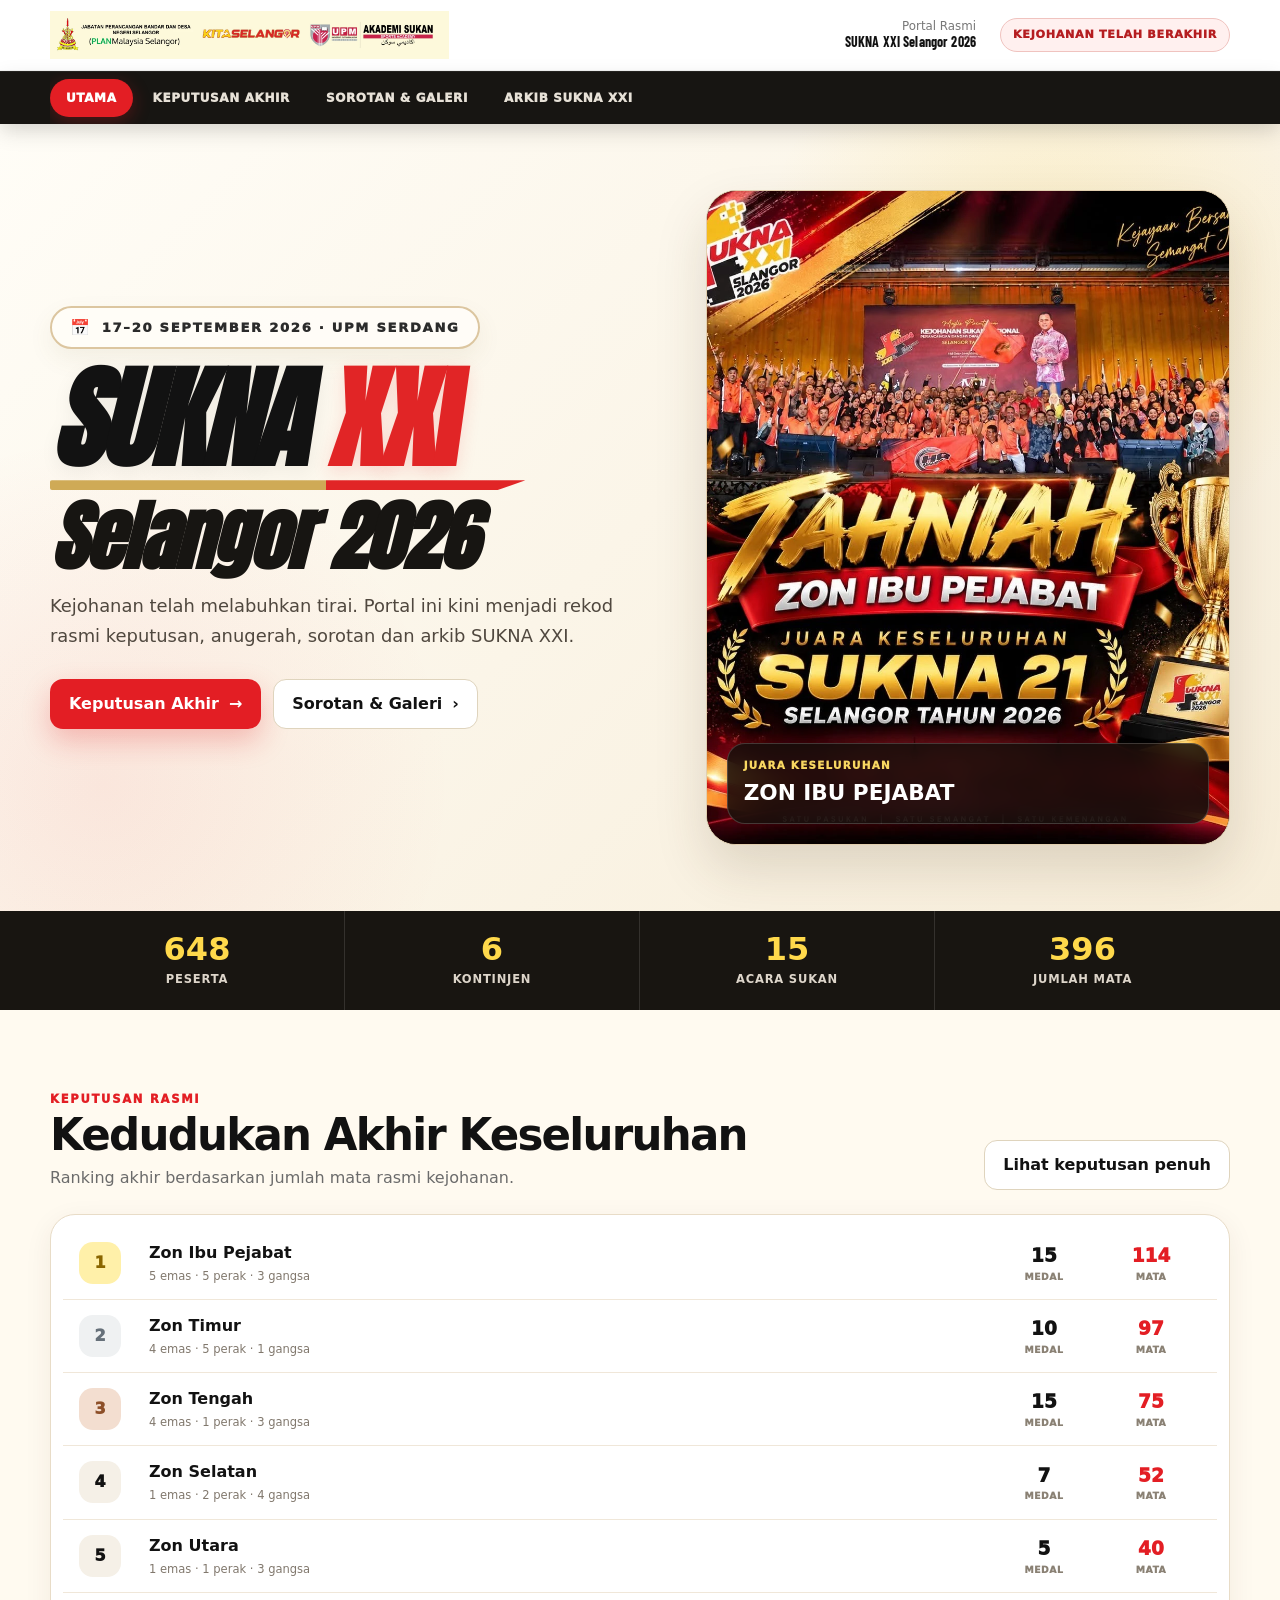
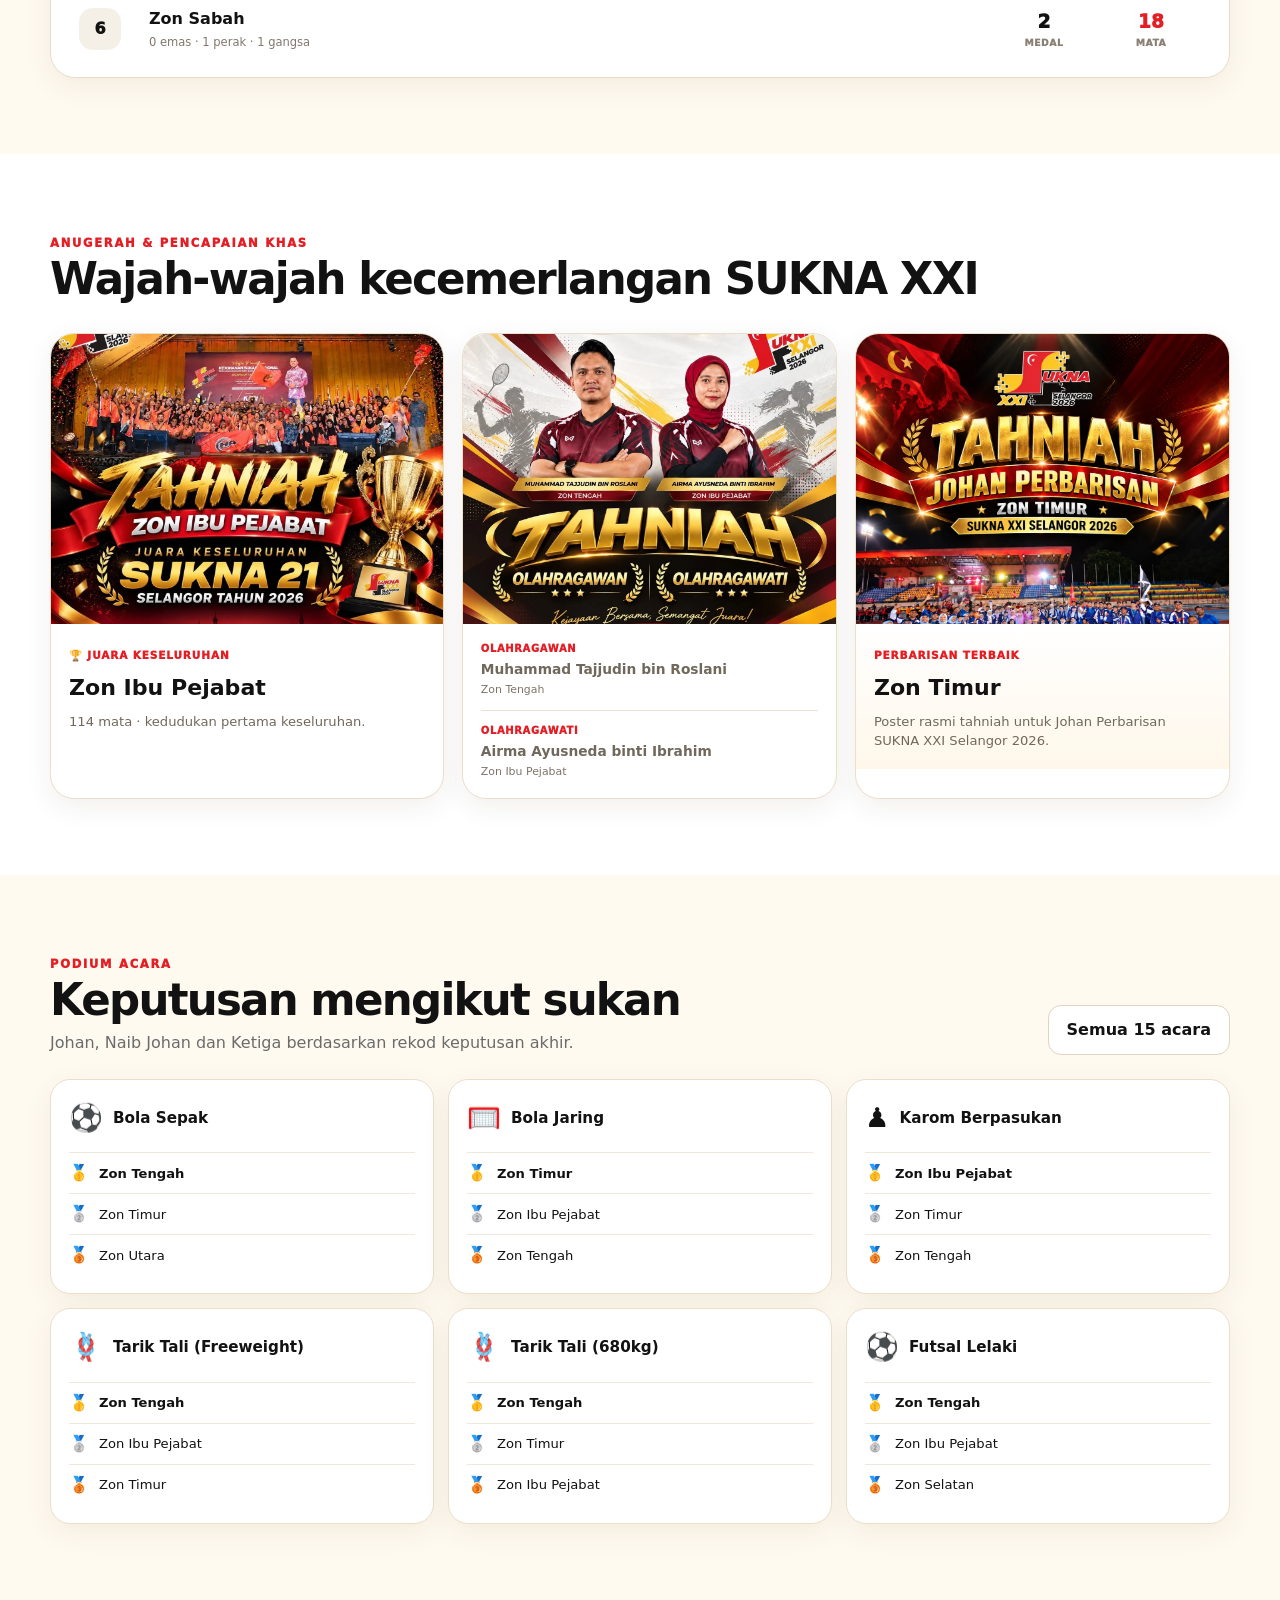
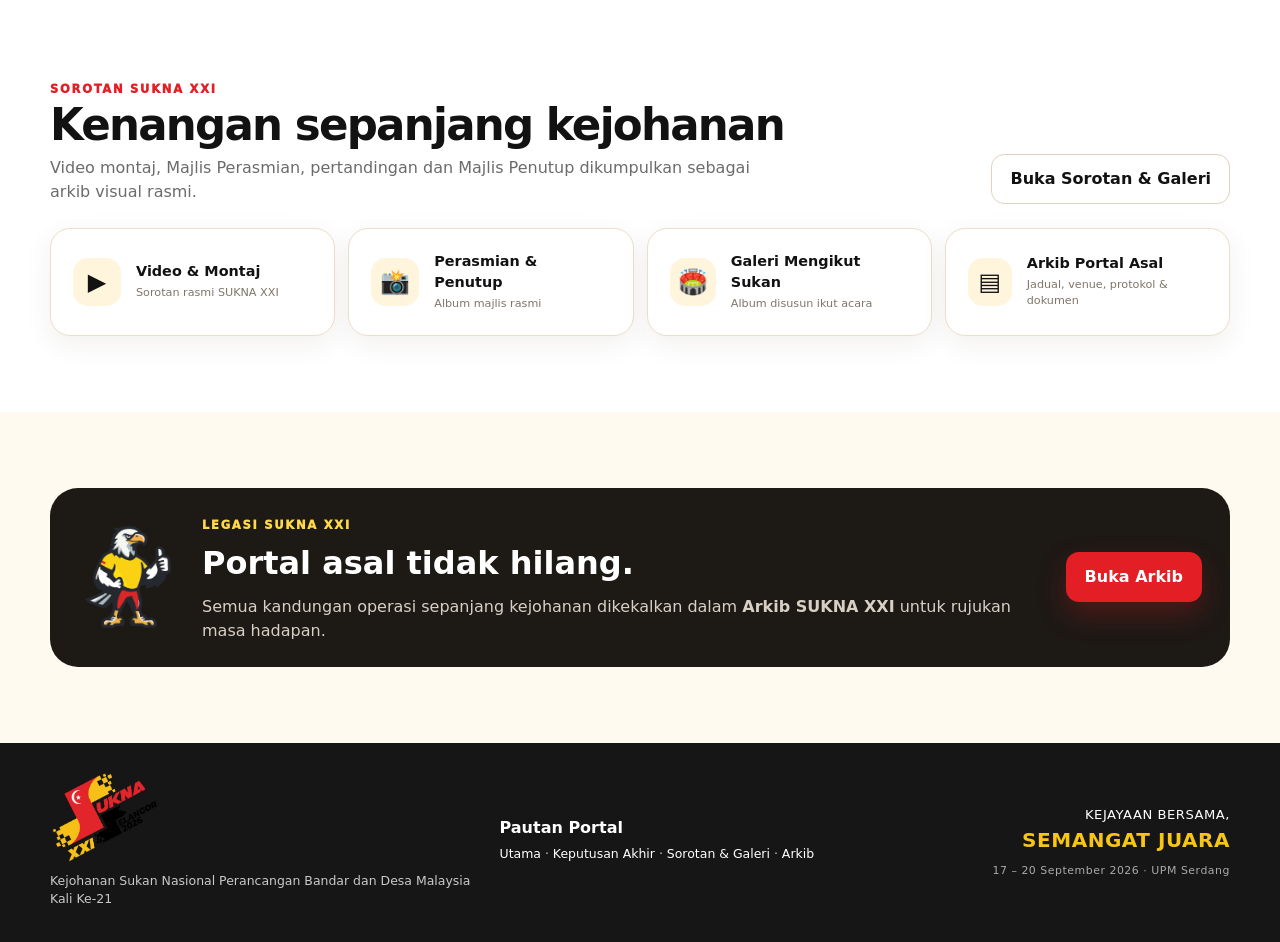
<file: index.html>
<!doctype html>
<html lang="ms">
<head>
  <meta charset="utf-8">
  <meta name="viewport" content="width=device-width, initial-scale=1, viewport-fit=cover">
  <meta name="theme-color" content="#e31e24">
  <meta name="description" content="SUKNA XXI Selangor 2026 — Portal Selepas Kejohanan">
  <title>SUKNA XXI Selangor 2026 — Portal Selepas Kejohanan</title>
  <link rel="manifest" href="manifest.webmanifest?v=20260926-drive-link-audit-v42">
  <link rel="icon" href="assets/mascot.webp" type="image/webp">
  <link rel="stylesheet" href="css/style.css?v=20260926-drive-link-audit-v42">
</head>
<body class="postevent-page">
<a class="skip-link" href="#main">Langkau ke kandungan</a>
<header class="site-header postevent-header" id="top">
  <div class="brandbar">
    <div class="container brandbar-inner">
      <img src="assets/partners-strip.webp" alt="PLANMalaysia Selangor, Kita Selangor, UPM dan Akademi Sukan" class="partner-strip">
      <div class="brandbar-title"><span>Portal Rasmi</span><b>SUKNA XXI Selangor 2026</b></div>
      <div class="postevent-status">KEJOHANAN TELAH BERAKHIR</div>
    </div>
  </div>
  
<nav class="portal-tabs" aria-label="Navigasi portal selepas kejohanan">
  <div class="container portal-tabs-inner">
    <a class="active" href="index.html">UTAMA</a>
    <a class="" href="results.html">KEPUTUSAN AKHIR</a>
    <a class="" href="highlights.html">SOROTAN &amp; GALERI</a>
    <a class="" href="archive.html">ARKIB SUKNA XXI</a>
  </div>
</nav>

</header>
<main id="main">

<section class="post-hero">
  <div class="post-hero-bg"></div>
  <div class="container post-hero-grid">
    <div class="post-hero-copy">
      <span class="post-pill">17–20 SEPTEMBER 2026 · UPM SERDANG</span>
      <h1><span class="hero-title-main">SUKNA <em>XXI</em></span><span class="hero-title-sub">Selangor 2026</span></h1>
      <p class="post-hero-lead">Kejohanan telah melabuhkan tirai. Portal ini kini menjadi rekod rasmi keputusan, anugerah, sorotan dan arkib SUKNA XXI.</p>
      <div class="post-hero-actions">
        <a class="btn primary" href="results.html">Keputusan Akhir <span>→</span></a>
        <a class="btn secondary" href="highlights.html">Sorotan &amp; Galeri <span>›</span></a>
      </div>
    </div>
    <div class="champion-visual">
      <img src="assets/postevent/juara-keseluruhan.webp" alt="Juara Keseluruhan SUKNA XXI Selangor 2026 — Zon Ibu Pejabat">
      <div class="champion-ribbon"><span>JUARA KESELURUHAN</span><b>ZON IBU PEJABAT</b></div>
    </div>
  </div>
</section>

<section class="post-stats-band">
  <div class="container post-stats-grid">
    <article><b>648</b><span>Peserta</span></article>
    <article><b>6</b><span>Kontinjen</span></article>
    <article><b>15</b><span>Acara Sukan</span></article>
    <article><b>396</b><span>Jumlah Mata</span></article>
  </div>
</section>

<section class="section final-ranking-section">
  <div class="container">
    <div class="section-head">
      <div><span class="kicker">KEPUTUSAN RASMI</span><h2>Kedudukan Akhir Keseluruhan</h2><p>Ranking akhir berdasarkan jumlah mata rasmi kejohanan.</p></div>
      <a class="btn outline" href="results.html">Lihat keputusan penuh</a>
    </div>
    <div class="final-rank-board">
      <div class="final-rank-row rank-1">
      <span class="final-rank-no">1</span>
      <div class="final-rank-team"><b>Zon Ibu Pejabat</b><small>5 emas · 5 perak · 3 gangsa</small></div>
      <span class="final-rank-medals">15<small>medal</small></span>
      <span class="final-rank-points">114<small>mata</small></span>
    </div>
<div class="final-rank-row rank-2">
      <span class="final-rank-no">2</span>
      <div class="final-rank-team"><b>Zon Timur</b><small>4 emas · 5 perak · 1 gangsa</small></div>
      <span class="final-rank-medals">10<small>medal</small></span>
      <span class="final-rank-points">97<small>mata</small></span>
    </div>
<div class="final-rank-row rank-3">
      <span class="final-rank-no">3</span>
      <div class="final-rank-team"><b>Zon Tengah</b><small>4 emas · 1 perak · 3 gangsa</small></div>
      <span class="final-rank-medals">15<small>medal</small></span>
      <span class="final-rank-points">75<small>mata</small></span>
    </div>
<div class="final-rank-row rank-4">
      <span class="final-rank-no">4</span>
      <div class="final-rank-team"><b>Zon Selatan</b><small>1 emas · 2 perak · 4 gangsa</small></div>
      <span class="final-rank-medals">7<small>medal</small></span>
      <span class="final-rank-points">52<small>mata</small></span>
    </div>
<div class="final-rank-row rank-5">
      <span class="final-rank-no">5</span>
      <div class="final-rank-team"><b>Zon Utara</b><small>1 emas · 1 perak · 3 gangsa</small></div>
      <span class="final-rank-medals">5<small>medal</small></span>
      <span class="final-rank-points">40<small>mata</small></span>
    </div>
<div class="final-rank-row rank-6">
      <span class="final-rank-no">6</span>
      <div class="final-rank-team"><b>Zon Sabah</b><small>0 emas · 1 perak · 1 gangsa</small></div>
      <span class="final-rank-medals">2<small>medal</small></span>
      <span class="final-rank-points">18<small>mata</small></span>
    </div>
    </div>
  </div>
</section>

<section class="section alt special-awards-section">
  <div class="container">
    <div class="section-head"><div><span class="kicker">ANUGERAH &amp; PENCAPAIAN KHAS</span><h2>Wajah-wajah kecemerlangan SUKNA XXI</h2></div></div>
    <div class="award-layout">
      <article class="award-feature champion-card">
        <img src="assets/postevent/juara-keseluruhan.webp" alt="Juara Keseluruhan Zon Ibu Pejabat">
        <div><span>🏆 JUARA KESELURUHAN</span><h3>Zon Ibu Pejabat</h3><p>114 mata · kedudukan pertama keseluruhan.</p></div>
      </article>
      <article class="award-feature athlete-card">
        <img src="assets/postevent/olahragawan-olahragawati.webp" alt="Olahragawan dan Olahragawati SUKNA XXI">
        <div class="athlete-names">
          <p><span>OLahragawan</span><b>Muhammad Tajjudin bin Roslani</b><small>Zon Tengah</small></p>
          <p><span>OLahragawati</span><b>Airma Ayusneda binti Ibrahim</b><small>Zon Ibu Pejabat</small></p>
        </div>
      </article>
      <article class="award-feature parade-card">
        <img src="assets/postevent/johan-perbarisan-zon-timur.webp" alt="Poster Johan Perbarisan Zon Timur SUKNA XXI">
        <div><span>PERBARISAN TERBAIK</span><h3>Zon Timur</h3><p>Poster rasmi tahniah untuk Johan Perbarisan SUKNA XXI Selangor 2026.</p></div>
      </article>
    </div>
  </div>
</section>

<section class="section result-preview-section">
  <div class="container">
    <div class="section-head">
      <div><span class="kicker">PODIUM ACARA</span><h2>Keputusan mengikut sukan</h2><p>Johan, Naib Johan dan Ketiga berdasarkan rekod keputusan akhir.</p></div>
      <a class="btn outline" href="results.html#sukan">Semua 15 acara</a>
    </div>
    <div class="result-mini-grid"><article class="result-mini-card">
      <div class="result-mini-top"><span>⚽</span><h3>Bola Sepak</h3></div>
      <div class="podium-line"><i>🥇</i><b>Zon Tengah</b></div>
      <div class="podium-line"><i>🥈</i><span>Zon Timur</span></div>
      <div class="podium-line"><i>🥉</i><span>Zon Utara</span></div>
    </article>
<article class="result-mini-card">
      <div class="result-mini-top"><span>🥅</span><h3>Bola Jaring</h3></div>
      <div class="podium-line"><i>🥇</i><b>Zon Timur</b></div>
      <div class="podium-line"><i>🥈</i><span>Zon Ibu Pejabat</span></div>
      <div class="podium-line"><i>🥉</i><span>Zon Tengah</span></div>
    </article>
<article class="result-mini-card">
      <div class="result-mini-top"><span>♟</span><h3>Karom Berpasukan</h3></div>
      <div class="podium-line"><i>🥇</i><b>Zon Ibu Pejabat</b></div>
      <div class="podium-line"><i>🥈</i><span>Zon Timur</span></div>
      <div class="podium-line"><i>🥉</i><span>Zon Tengah</span></div>
    </article>
<article class="result-mini-card">
      <div class="result-mini-top"><span>🪢</span><h3>Tarik Tali (Freeweight)</h3></div>
      <div class="podium-line"><i>🥇</i><b>Zon Tengah</b></div>
      <div class="podium-line"><i>🥈</i><span>Zon Ibu Pejabat</span></div>
      <div class="podium-line"><i>🥉</i><span>Zon Timur</span></div>
    </article>
<article class="result-mini-card">
      <div class="result-mini-top"><span>🪢</span><h3>Tarik Tali (680kg)</h3></div>
      <div class="podium-line"><i>🥇</i><b>Zon Tengah</b></div>
      <div class="podium-line"><i>🥈</i><span>Zon Timur</span></div>
      <div class="podium-line"><i>🥉</i><span>Zon Ibu Pejabat</span></div>
    </article>
<article class="result-mini-card">
      <div class="result-mini-top"><span>⚽</span><h3>Futsal Lelaki</h3></div>
      <div class="podium-line"><i>🥇</i><b>Zon Tengah</b></div>
      <div class="podium-line"><i>🥈</i><span>Zon Ibu Pejabat</span></div>
      <div class="podium-line"><i>🥉</i><span>Zon Selatan</span></div>
    </article></div>
  </div>
</section>

<section class="section alt memories-preview">
  <div class="container">
    <div class="section-head">
      <div><span class="kicker">SOROTAN SUKNA XXI</span><h2>Kenangan sepanjang kejohanan</h2><p>Video montaj, Majlis Perasmian, pertandingan dan Majlis Penutup dikumpulkan sebagai arkib visual rasmi.</p></div>
      <a class="btn outline" href="highlights.html">Buka Sorotan &amp; Galeri</a>
    </div>
    <div class="memory-cards">
      <a href="highlights.html#video" class="memory-card"><span>▶</span><div><b>Video &amp; Montaj</b><small>Sorotan rasmi SUKNA XXI</small></div></a>
      <a href="highlights.html#perasmian" class="memory-card"><span>📸</span><div><b>Perasmian & Penutup</b><small>Album majlis rasmi</small></div></a>
      <a href="highlights.html#bola-sepak" class="memory-card"><span>🏟️</span><div><b>Galeri Mengikut Sukan</b><small>Album disusun ikut acara</small></div></a>
      <a href="archive.html" class="memory-card"><span>▤</span><div><b>Arkib Portal Asal</b><small>Jadual, venue, protokol &amp; dokumen</small></div></a>
    </div>
  </div>
</section>

<section class="section legacy-callout">
  <div class="container">
    <div class="legacy-panel">
      <img src="assets/mascot.webp" alt="" aria-hidden="true">
      <div><span class="kicker">LEGASI SUKNA XXI</span><h2>Portal asal tidak hilang.</h2><p>Semua kandungan operasi sepanjang kejohanan dikekalkan dalam <b>Arkib SUKNA XXI</b> untuk rujukan masa hadapan.</p></div>
      <a class="btn primary" href="archive.html">Buka Arkib</a>
    </div>
  </div>
</section>

</main>
<footer class="site-footer postevent-footer">
  <div class="footer-main">
    <div class="container footer-grid">
      <div><img src="assets/sukna-logo.webp" alt="Logo SUKNA XXI"><p>Kejohanan Sukan Nasional Perancangan Bandar dan Desa Malaysia Kali Ke-21</p></div>
      <div><b>Pautan Portal</b><p><a href="index.html">Utama</a> · <a href="results.html">Keputusan Akhir</a> · <a href="highlights.html">Sorotan &amp; Galeri</a> · <a href="archive.html">Arkib</a></p></div>
      <div class="footer-tag">KEJAYAAN BERSAMA,<br><b>SEMANGAT JUARA</b><small>17 – 20 September 2026 · UPM Serdang</small></div>
    </div>
  </div>
</footer>
<script src="js/postevent.js?v=20260926-drive-link-audit-v42"></script>
</body>
</html>
</file>
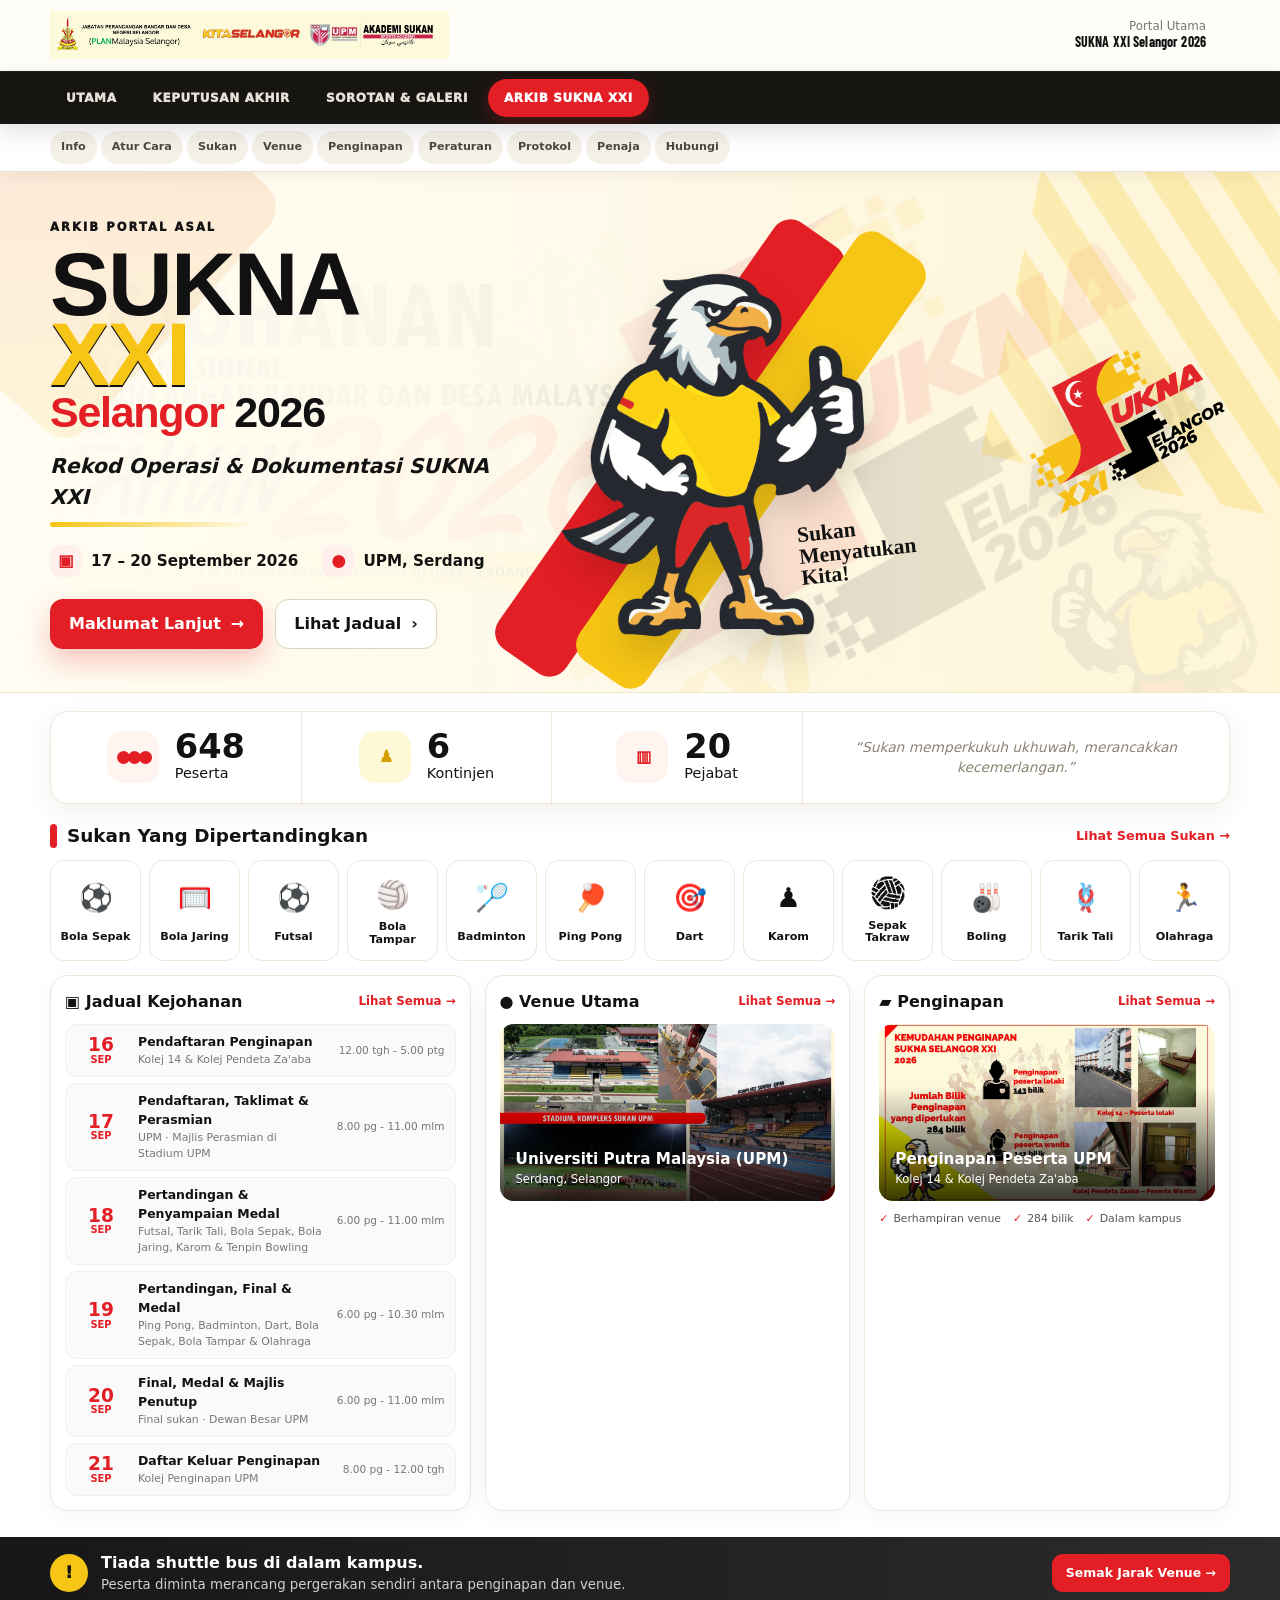
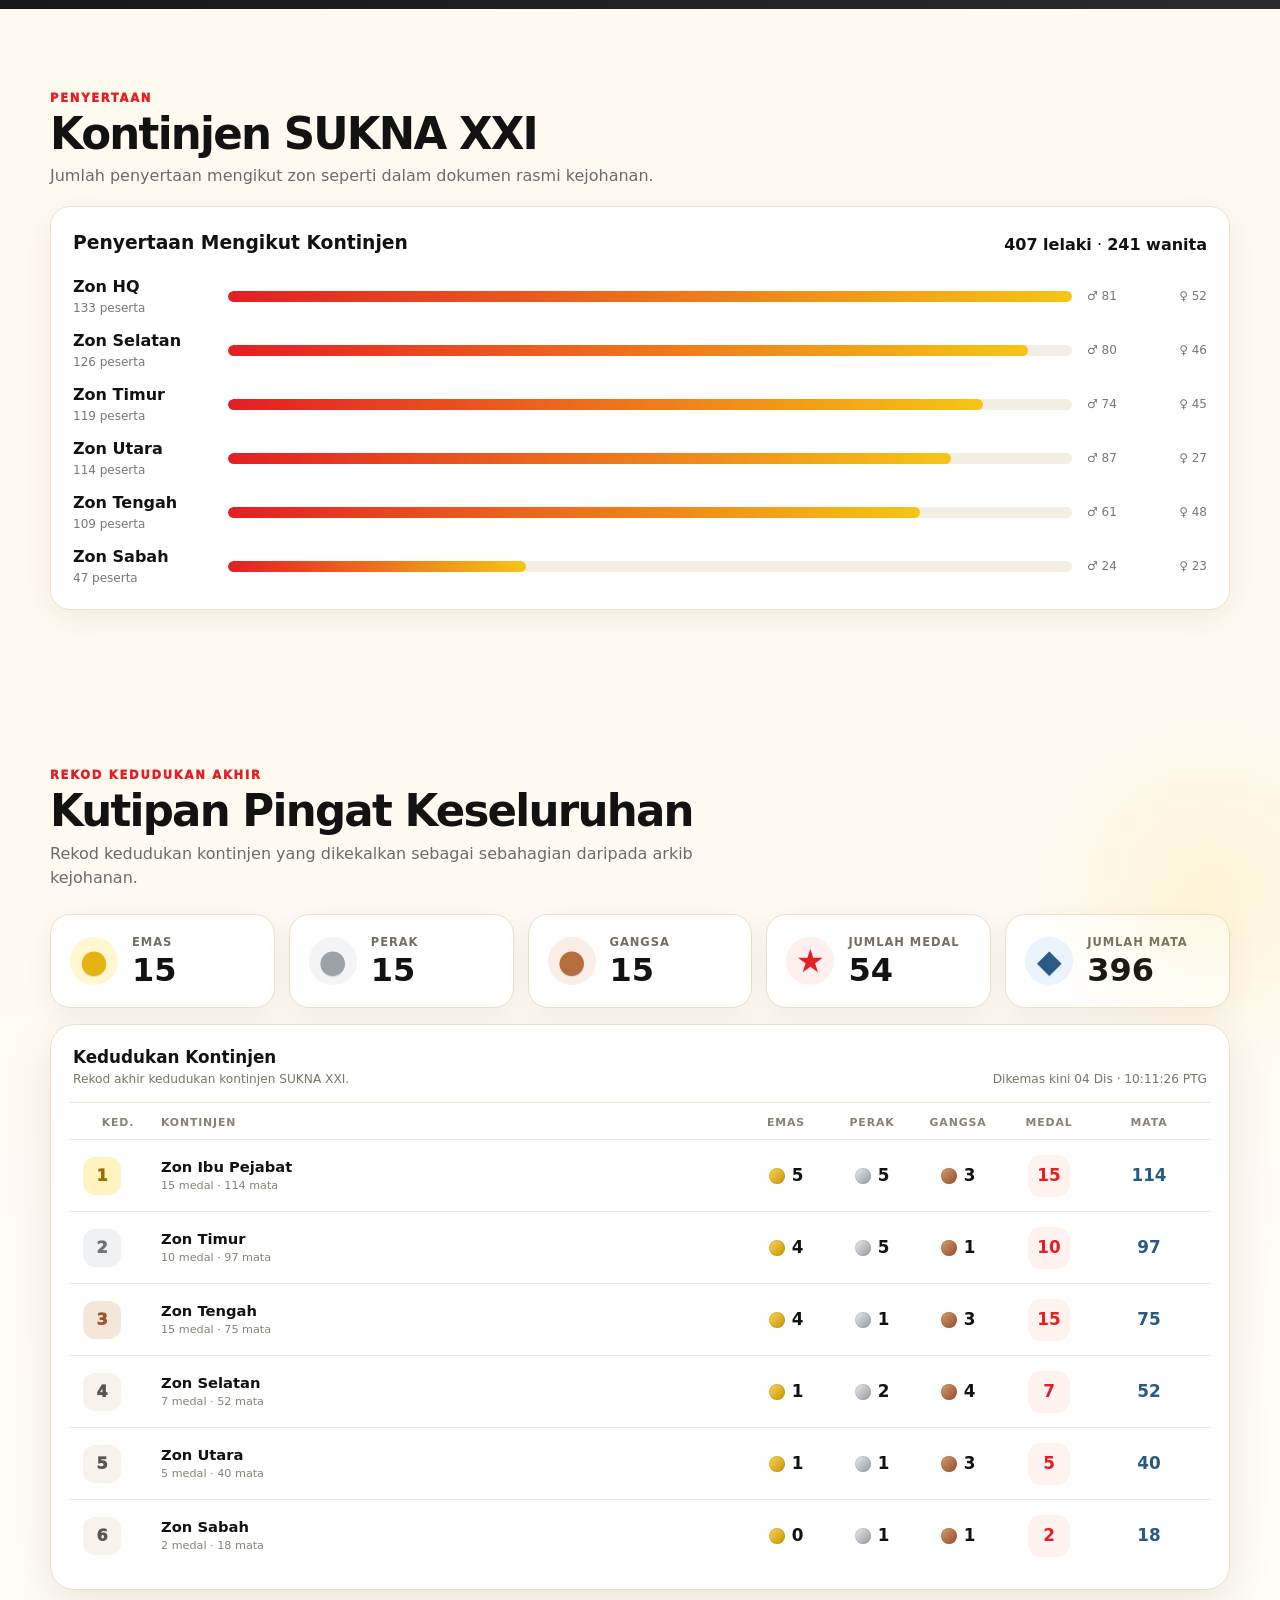
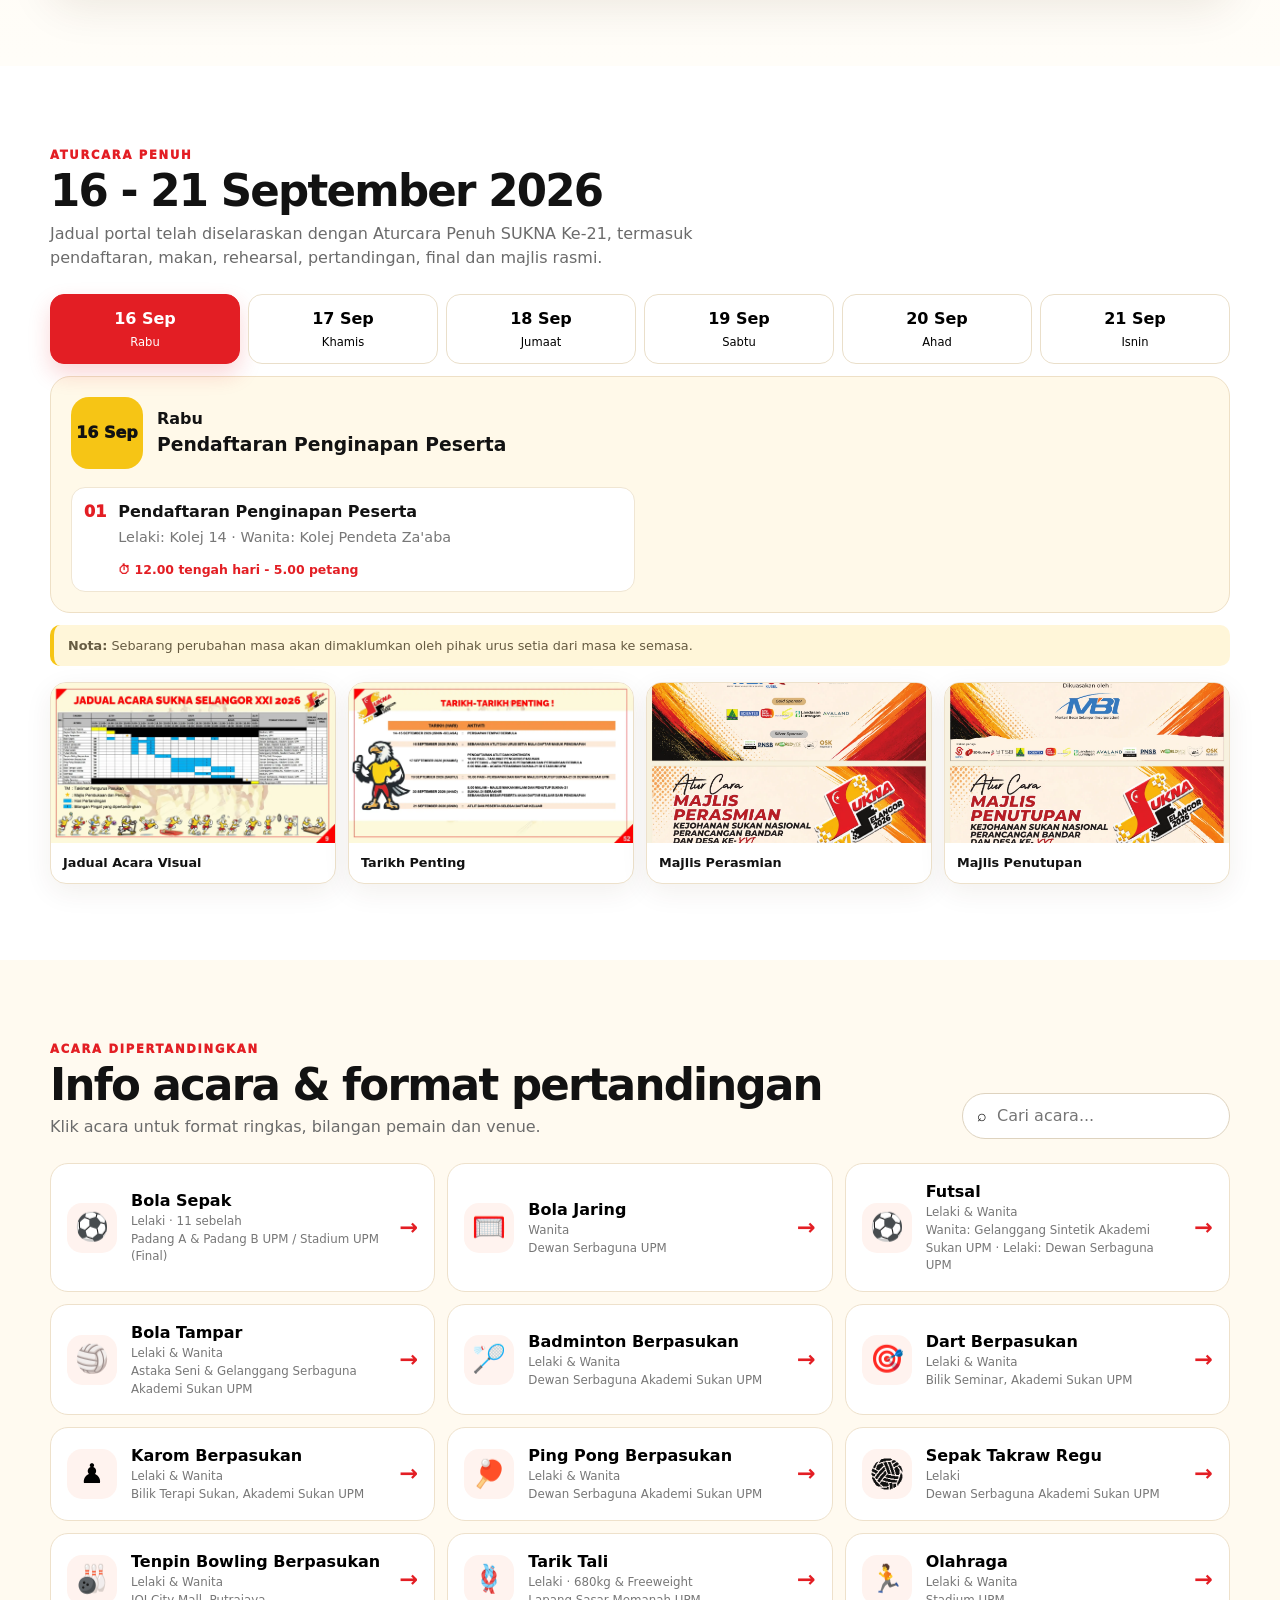
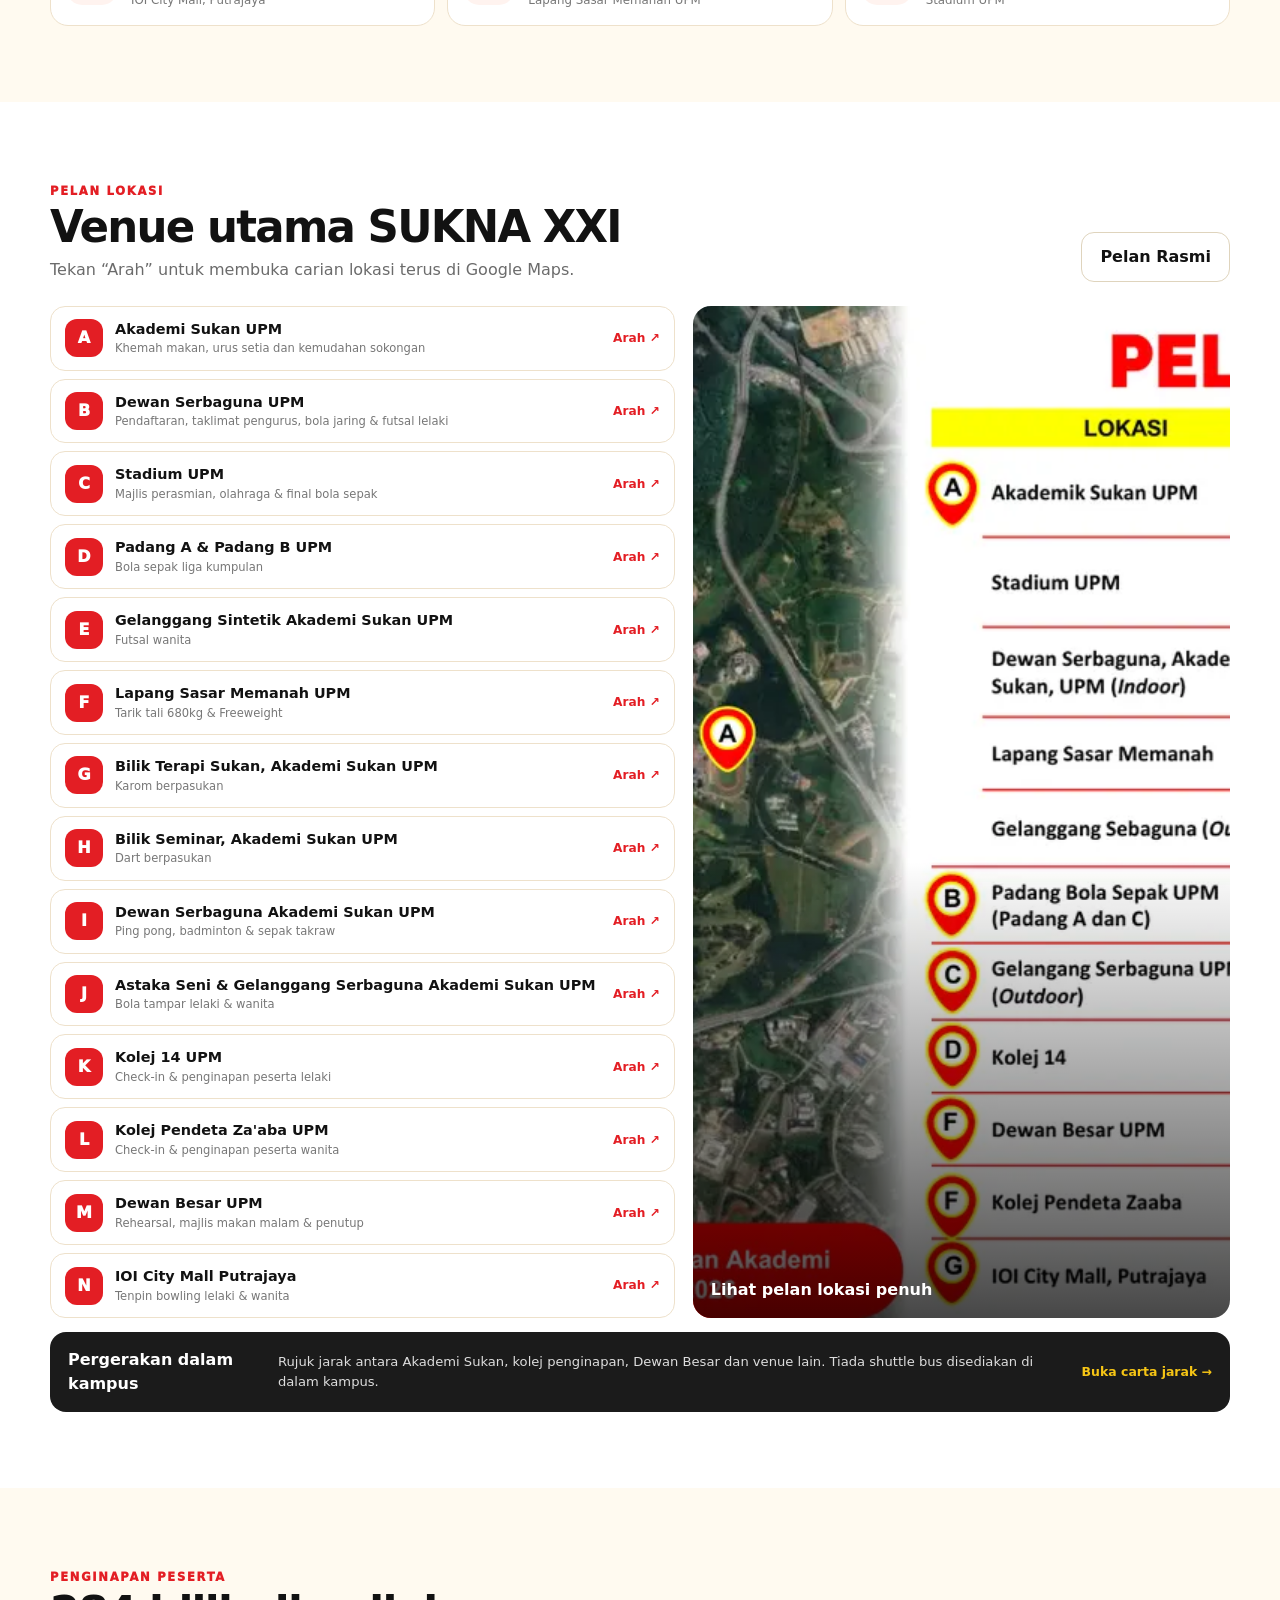
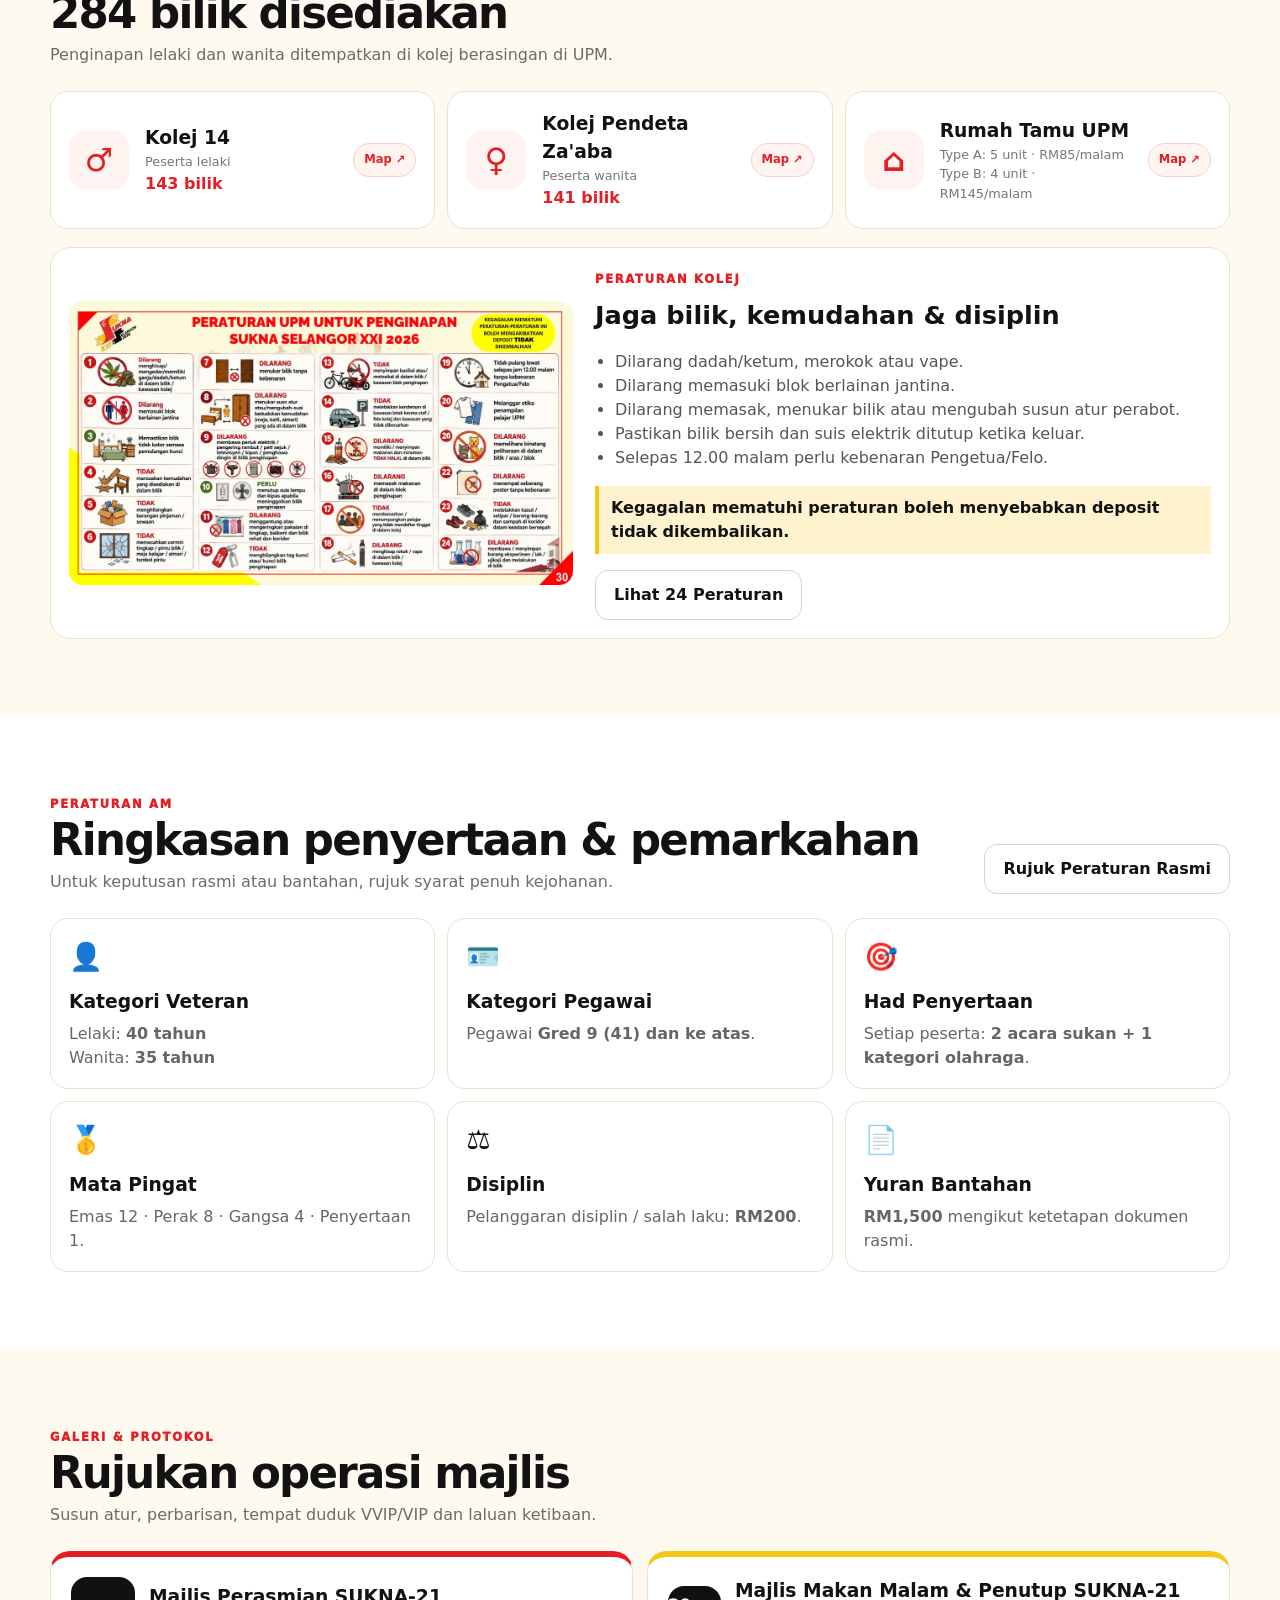
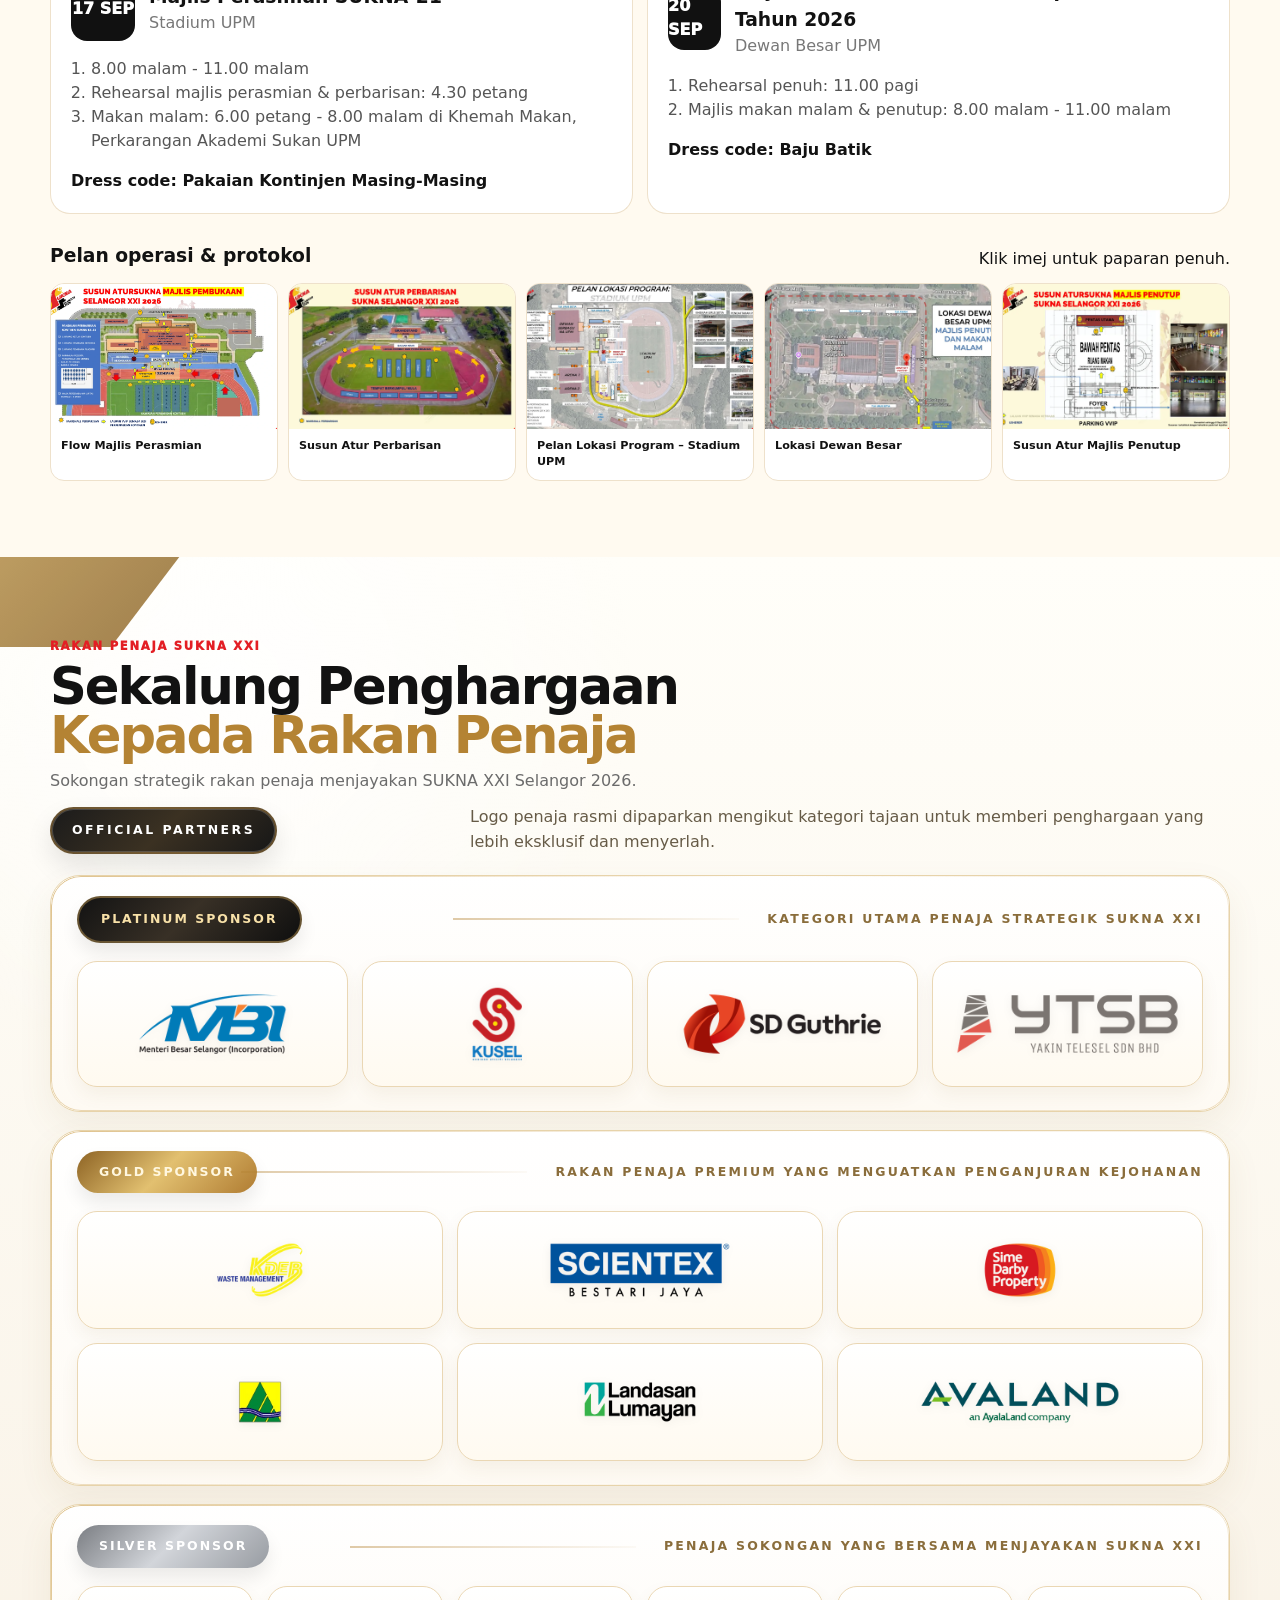
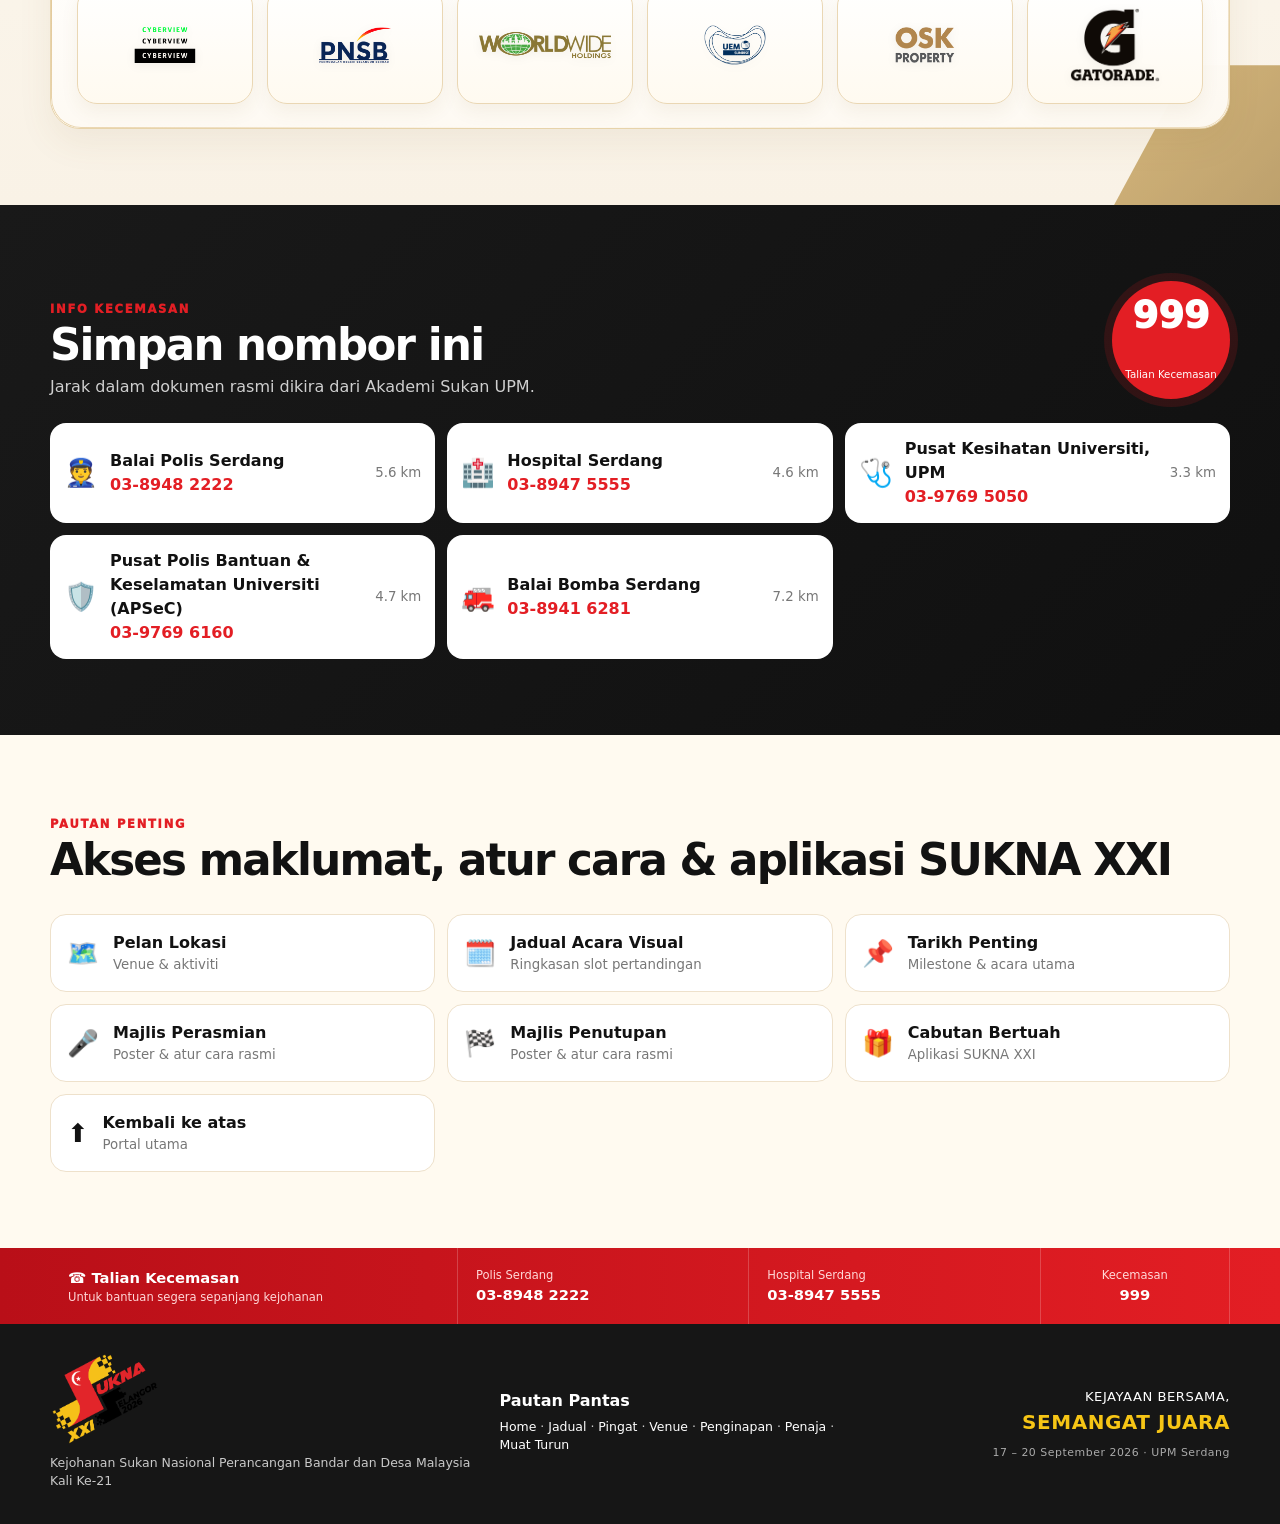
<file: archive.html>
<!doctype html>
<html lang="ms">
<head>
  <meta charset="utf-8" />
  <meta name="viewport" content="width=device-width, initial-scale=1, viewport-fit=cover" />
  <meta name="theme-color" content="#e31e24" />
  <meta name="description" content="Portal Rasmi SUKNA XXI Selangor 2026 - jadual, lokasi, acara, penginapan, peraturan dan maklumat kecemasan." />
  <title>Arkib SUKNA XXI Selangor 2026</title>
  <link rel="manifest" href="manifest.webmanifest?v=20260926-drive-link-audit-v42" />
  <link rel="icon" href="assets/mascot.webp" type="image/webp" />
  <link rel="stylesheet" href="css/style.css?v=20260926-drive-link-audit-v42" />
</head>
<body class="archive-page">
  <a class="skip-link" href="#main">Langkau ke kandungan</a>

  <header class="site-header" id="top">
    <div class="brandbar">
      <div class="container brandbar-inner">
        <img src="assets/partners-strip.webp" alt="PLANMalaysia Selangor, Kita Selangor, UPM dan Akademi Sukan" class="partner-strip" />
        <div class="brandbar-title"><span>Portal Utama</span><b>SUKNA XXI Selangor 2026</b></div>
        <div class="header-tools">
          <button class="icon-btn install" id="installBtn" hidden>Pasang</button>
        </div>
      </div>
    </div>


    
<nav class="portal-tabs" aria-label="Navigasi portal selepas kejohanan">
  <div class="container portal-tabs-inner">
    <a class="" href="index.html">UTAMA</a>
    <a class="" href="results.html">KEPUTUSAN AKHIR</a>
    <a class="" href="highlights.html">SOROTAN &amp; GALERI</a>
    <a class="active" href="archive.html">ARKIB SUKNA XXI</a>
  </div>
</nav>

    <nav class="archive-subnav" aria-label="Navigasi kandungan arkib">
      <div class="container archive-subnav-inner">
        <a href="#info">Info</a>
        <a href="#jadual">Atur Cara</a>
        <a href="#sukan">Sukan</a>
        <a href="#lokasi">Venue</a>
        <a href="#penginapan">Penginapan</a>
        <a href="#peraturan">Peraturan</a>
        <a href="#galeri">Protokol</a>
        <a href="#penaja">Penaja</a>
        <a href="#kecemasan">Hubungi</a>
      </div>
    </nav>
  </header>

  <main id="main">
    <section class="hero" id="utama">
      <div class="hero-art hero-art-left" aria-hidden="true"></div>
      <div class="hero-art hero-art-right" aria-hidden="true"></div>
      <div class="container hero-layout">
        <div class="hero-copy">
          <span class="portal-label">ARKIB PORTAL ASAL</span>
          <h1><span>SUKNA</span> <em>XXI</em><br><strong>Selangor <i>2026</i></strong></h1>
          <p class="tagline">Rekod Operasi & Dokumentasi SUKNA XXI</p>
          <div class="hero-rule"></div>
          <div class="event-meta">
            <div><span class="meta-icon">▣</span><b>17 – 20 September 2026</b></div>
            <div><span class="meta-icon">●</span><b>UPM, Serdang</b></div>
          </div>
          <div class="hero-actions">
            <a class="btn primary" href="#info">Maklumat Lanjut <span>→</span></a>
            <a class="btn secondary" href="#jadual">Lihat Jadual <span>›</span></a>
          </div>
        </div>

        <div class="mascot-stage">
          <div class="slash slash-a"></div>
          <div class="slash slash-b"></div>
          <img class="mascot" src="assets/mascot.webp" alt="Maskot Helang Putih SUKNA XXI Selangor 2026" />
          <div class="hand-note">Sukan<br>Menyatukan<br>Kita!</div>
        </div>

        <div class="hero-right">
          <img class="hero-logo" src="assets/sukna-logo.webp" alt="Logo SUKNA Selangor 2026" />
          <div class="countdown-card">
            <p id="eventStatus">SUKNA XXI Selangor 2026 telah berakhir</p>
            <div class="countdown" id="countdown">
              <div><b id="cdDays">00</b><span>Hari</span></div>
              <div><b id="cdHours">00</b><span>Jam</span></div>
              <div><b id="cdMinutes">00</b><span>Minit</span></div>
              <div><b id="cdSeconds">00</b><span>Saat</span></div>
            </div>
            <blockquote>“Lebih daripada sukan, membina semangat kebersamaan.”</blockquote>
          </div>
        </div>
      </div>
    </section>

    <section class="home-dashboard" id="info">
      <div class="container">
        <div class="stats-strip">
          <article><span class="stat-icon red">●●●</span><div><b>648</b><small>Peserta</small></div></article>
          <article><span class="stat-icon yellow">♟</span><div><b>6</b><small>Kontinjen</small></div></article>
          <article><span class="stat-icon red">▥</span><div><b>20</b><small>Pejabat</small></div></article>
          <p>“Sukan memperkukuh ukhuwah, merancakkan kecemerlangan.”</p>
        </div>

        <div class="dashboard-title"><span></span><h2>Sukan Yang Dipertandingkan</h2><a href="#sukan">Lihat Semua Sukan →</a></div>
        <div class="sport-shortcuts">
          <a href="#sukan"><span>⚽</span><b>Bola Sepak</b></a>
          <a href="#sukan"><span>🥅</span><b>Bola Jaring</b></a>
          <a href="#sukan"><span>⚽</span><b>Futsal</b></a>
          <a href="#sukan"><span>🏐</span><b>Bola Tampar</b></a>
          <a href="#sukan"><span>🏸</span><b>Badminton</b></a>
          <a href="#sukan"><span>🏓</span><b>Ping Pong</b></a>
          <a href="#sukan"><span>🎯</span><b>Dart</b></a>
          <a href="#sukan"><span>♟</span><b>Karom</b></a>
          <a href="#sukan"><span><img class="inline-sport-icon" src="assets/icons/sepak-takraw.svg" alt="" aria-hidden="true"></span><b>Sepak Takraw</b></a>
          <a href="#sukan"><span>🎳</span><b>Boling</b></a>
          <a href="#sukan"><span>🪢</span><b>Tarik Tali</b></a>
          <a href="#sukan"><span>🏃</span><b>Olahraga</b></a>
        </div>

        <div class="feature-grid">
          <article class="feature-card schedule-preview">
            <div class="feature-head"><h3>▣ Jadual Kejohanan</h3><a href="#jadual">Lihat Semua →</a></div>
            <div class="schedule-list">
              <a href="#jadual"><time><b>16</b><span>SEP</span></time><div><b>Pendaftaran Penginapan</b><small>Kolej 14 & Kolej Pendeta Za'aba</small></div><em>12.00 tgh - 5.00 ptg</em></a>
              <a href="#jadual"><time><b>17</b><span>SEP</span></time><div><b>Pendaftaran, Taklimat & Perasmian</b><small>UPM · Majlis Perasmian di Stadium UPM</small></div><em>8.00 pg - 11.00 mlm</em></a>
              <a href="#jadual"><time><b>18</b><span>SEP</span></time><div><b>Pertandingan & Penyampaian Medal</b><small>Futsal, Tarik Tali, Bola Sepak, Bola Jaring, Karom & Tenpin Bowling</small></div><em>6.00 pg - 11.00 mlm</em></a>
              <a href="#jadual"><time><b>19</b><span>SEP</span></time><div><b>Pertandingan, Final & Medal</b><small>Ping Pong, Badminton, Dart, Bola Sepak, Bola Tampar & Olahraga</small></div><em>6.00 pg - 10.30 mlm</em></a>
              <a href="#jadual"><time><b>20</b><span>SEP</span></time><div><b>Final, Medal & Majlis Penutup</b><small>Final sukan · Dewan Besar UPM</small></div><em>6.00 pg - 11.00 mlm</em></a>
              <a href="#jadual"><time><b>21</b><span>SEP</span></time><div><b>Daftar Keluar Penginapan</b><small>Kolej Penginapan UPM</small></div><em>8.00 pg - 12.00 tgh</em></a>
            </div>
          </article>

          <article class="feature-card visual-card venue-feature">
            <div class="feature-head"><h3>● Venue Utama</h3><a href="#lokasi">Lihat Semua →</a></div>
            <a class="visual-link" href="#lokasi">
              <img src="assets/ui/stadium-page.webp" alt="Stadium Kompleks Sukan UPM" />
              <div><b>Universiti Putra Malaysia (UPM)</b><span>Serdang, Selangor</span></div>
            </a>
          </article>

          <article class="feature-card visual-card stay-feature">
            <div class="feature-head"><h3>▰ Penginapan</h3><a href="#penginapan">Lihat Semua →</a></div>
            <a class="visual-link" href="#penginapan">
              <img src="assets/ui/accom-page.webp" alt="Kemudahan penginapan SUKNA XXI" />
              <div><b>Penginapan Peserta UPM</b><span>Kolej 14 & Kolej Pendeta Za'aba</span></div>
            </a>
            <ul class="feature-bullets"><li>Berhampiran venue</li><li>284 bilik</li><li>Dalam kampus</li></ul>
          </article>
        </div>
      </div>
    </section>

    <section class="alert-band">
      <div class="container alert-inner">
        <div><span>!</span><p><b>Tiada shuttle bus di dalam kampus.</b><small>Peserta diminta merancang pergerakan sendiri antara penginapan dan venue.</small></p></div>
        <a href="assets/official/jarak-fasiliti.webp" target="_blank" rel="noopener">Semak Jarak Venue →</a>
      </div>
    </section>

    <section class="section stats-section">
      <div class="container">
        <div class="section-head compact"><div><span class="kicker">PENYERTAAN</span><h2>Kontinjen SUKNA XXI</h2><p>Jumlah penyertaan mengikut zon seperti dalam dokumen rasmi kejohanan.</p></div></div>
        <div class="participant-card">
          <div class="participant-summary"><h3>Penyertaan Mengikut Kontinjen</h3><p><b>407 lelaki</b> · <b>241 wanita</b></p></div>
          <div id="zoneBars" class="zone-bars" aria-label="Penyertaan mengikut kontinjen"></div>
        </div>
      </div>
    </section>

    <section class="section medals-section" id="pingat">
      <div class="container">
        <div class="section-head">
          <div>
            <span class="kicker">REKOD KEDUDUKAN AKHIR</span>
            <h2>Kutipan Pingat Keseluruhan</h2>
            <p>Rekod kedudukan kontinjen yang dikekalkan sebagai sebahagian daripada arkib kejohanan.</p>
          </div>
          
        </div>

        <div class="medal-summary" id="medalSummary" aria-label="Ringkasan kutipan pingat dan mata">
          <article class="medal-summary-card gold"><span class="medal-icon">●</span><div><small>Emas</small><b id="medalGoldTotal">0</b></div></article>
          <article class="medal-summary-card silver"><span class="medal-icon">●</span><div><small>Perak</small><b id="medalSilverTotal">0</b></div></article>
          <article class="medal-summary-card bronze"><span class="medal-icon">●</span><div><small>Gangsa</small><b id="medalBronzeTotal">0</b></div></article>
          <article class="medal-summary-card total"><span class="medal-icon">★</span><div><small>Jumlah Medal</small><b id="medalGrandTotal">0</b></div></article>
          <article class="medal-summary-card points"><span class="medal-icon">◆</span><div><small>Jumlah Mata</small><b id="medalPointsTotal">0</b></div></article>
        </div>

        <div class="medal-board">
          <div class="medal-board-head">
            <div><b>Kedudukan Kontinjen</b><span>Rekod akhir kedudukan kontinjen SUKNA XXI.</span></div>
            <div class="medal-board-meta"><small id="medalUpdatedAt">Keputusan akhir kejohanan</small></div>
          </div>
          <div class="medal-table-head" aria-hidden="true">
            <span>Ked.</span><span>Kontinjen</span><span>Emas</span><span>Perak</span><span>Gangsa</span><span>Medal</span><span>Mata</span>
          </div>
          <div class="medal-standings" id="medalStandings"></div>
        </div>
      </div>
    </section>

    <section class="section alt" id="jadual">
      <div class="container">
        <div class="section-head">
          <div><span class="kicker">ATURCARA PENUH</span><h2>16 - 21 September 2026</h2><p>Jadual portal telah diselaraskan dengan Aturcara Penuh SUKNA Ke-21, termasuk pendaftaran, makan, rehearsal, pertandingan, final dan majlis rasmi.</p></div>
        </div>
        <div class="day-tabs" id="dayTabs" role="tablist"></div>
        <div class="day-content" id="dayContent"></div>
        <p class="schedule-note"><b>Nota:</b> Sebarang perubahan masa akan dimaklumkan oleh pihak urus setia dari masa ke semasa.</p>
        <div class="official-grid mini-gallery">
          <a class="official-card" href="assets/official/jadual-acara.webp" target="_blank" rel="noopener"><img src="assets/official/jadual-acara.webp" alt="Jadual acara rasmi SUKNA21"><span>Jadual Acara Visual</span></a>
          <a class="official-card" href="assets/official/tarikh-penting.webp" target="_blank" rel="noopener"><img src="assets/official/tarikh-penting.webp" alt="Tarikh-tarikh penting SUKNA21"><span>Tarikh Penting</span></a>
          <a class="official-card" href="assets/official/majlis-perasmian.webp" target="_blank" rel="noopener"><img src="assets/official/majlis-perasmian.webp" alt="Atur cara dan poster Majlis Perasmian SUKNA21"><span>Majlis Perasmian</span></a>
          <a class="official-card" href="assets/official/majlis-penutupan.webp" target="_blank" rel="noopener"><img src="assets/official/majlis-penutupan.webp" alt="Atur cara dan poster Majlis Penutupan SUKNA21"><span>Majlis Penutupan</span></a>
        </div>
      </div>
    </section>

    <section class="section" id="sukan">
      <div class="container">
        <div class="section-head">
          <div><span class="kicker">ACARA DIPERTANDINGKAN</span><h2>Info acara & format pertandingan</h2><p>Klik acara untuk format ringkas, bilangan pemain dan venue.</p></div>
          <div class="search-box"><span>⌕</span><input id="sportSearch" type="search" placeholder="Cari acara..." aria-label="Cari acara sukan"></div>
        </div>
        <div class="sports-grid" id="sportsGrid"></div>
      </div>
    </section>

    <section class="section alt" id="lokasi">
      <div class="container">
        <div class="section-head">
          <div><span class="kicker">PELAN LOKASI</span><h2>Venue utama SUKNA XXI</h2><p>Tekan “Arah” untuk membuka carian lokasi terus di Google Maps.</p></div>
          <a class="btn outline" href="assets/official/pelan-lokasi.webp" target="_blank" rel="noopener">Pelan Rasmi</a>
        </div>
        <div class="location-layout">
          <div class="venue-list" id="venueList"></div>
          <a class="map-preview" href="assets/official/pelan-lokasi.webp" target="_blank" rel="noopener"><img src="assets/official/pelan-lokasi.webp" alt="Pelan lokasi SUKNA XXI di UPM"><span>Lihat pelan lokasi penuh</span></a>
        </div>
        <div class="travel-note"><b>Pergerakan dalam kampus</b><p>Rujuk jarak antara Akademi Sukan, kolej penginapan, Dewan Besar dan venue lain. Tiada shuttle bus disediakan di dalam kampus.</p><a href="assets/official/jarak-fasiliti.webp" target="_blank" rel="noopener">Buka carta jarak →</a></div>
      </div>
    </section>

    <section class="section" id="penginapan">
      <div class="container">
        <div class="section-head"><div><span class="kicker">PENGINAPAN PESERTA</span><h2>284 bilik disediakan</h2><p>Penginapan lelaki dan wanita ditempatkan di kolej berasingan di UPM.</p></div></div>
        <div class="accommodation-grid">
          <a class="accom-card male" href="https://www.google.com/maps/search/?api=1&query=2.993288,101.716123" target="_blank" rel="noopener" aria-label="Buka Google Maps Kolej 14 UPM"><span>♂</span><div><h3>Kolej 14</h3><p>Peserta lelaki</p><b>143 bilik</b></div><em class="accom-map-link">Map ↗</em></a>
          <a class="accom-card female" href="https://www.google.com/maps/search/?api=1&query=2.9916080474252276,101.70679692588335" target="_blank" rel="noopener" aria-label="Buka Google Maps Kolej Pendeta Za'aba UPM"><span>♀</span><div><h3>Kolej Pendeta Za'aba</h3><p>Peserta wanita</p><b>141 bilik</b></div><em class="accom-map-link">Map ↗</em></a>
          <a class="accom-card guest" href="https://maps.app.goo.gl/pafAZZ672b9GiRAd6" target="_blank" rel="noopener" aria-label="Buka Google Maps Rumah Tamu UPM"><span>⌂</span><div><h3>Rumah Tamu UPM</h3><p>Type A: 5 unit · RM85/malam</p><p>Type B: 4 unit · RM145/malam</p></div><em class="accom-map-link">Map ↗</em></a>
        </div>
        <div class="rule-highlight">
          <img src="assets/official/peraturan-penginapan.webp" alt="Peraturan UPM untuk penginapan SUKNA21">
          <div><span class="kicker">PERATURAN KOLEJ</span><h3>Jaga bilik, kemudahan & disiplin</h3><ul><li>Dilarang dadah/ketum, merokok atau vape.</li><li>Dilarang memasuki blok berlainan jantina.</li><li>Dilarang memasak, menukar bilik atau mengubah susun atur perabot.</li><li>Pastikan bilik bersih dan suis elektrik ditutup ketika keluar.</li><li>Selepas 12.00 malam perlu kebenaran Pengetua/Felo.</li></ul><p class="warning-text">Kegagalan mematuhi peraturan boleh menyebabkan deposit tidak dikembalikan.</p><a class="btn outline" href="assets/official/peraturan-penginapan.webp" target="_blank" rel="noopener">Lihat 24 Peraturan</a></div>
        </div>
      </div>
    </section>

    <section class="section alt" id="peraturan">
      <div class="container">
        <div class="section-head"><div><span class="kicker">PERATURAN AM</span><h2>Ringkasan penyertaan & pemarkahan</h2><p>Untuk keputusan rasmi atau bantahan, rujuk syarat penuh kejohanan.</p></div><a class="btn outline" href="assets/official/peraturan-am.webp" target="_blank" rel="noopener">Rujuk Peraturan Rasmi</a></div>
        <div class="rules-grid">
          <div class="rule-card"><span>👤</span><h3>Kategori Veteran</h3><p>Lelaki: <b>40 tahun</b><br>Wanita: <b>35 tahun</b></p></div>
          <div class="rule-card"><span>🪪</span><h3>Kategori Pegawai</h3><p>Pegawai <b>Gred 9 (41) dan ke atas</b>.</p></div>
          <div class="rule-card"><span>🎯</span><h3>Had Penyertaan</h3><p>Setiap peserta: <b>2 acara sukan + 1 kategori olahraga</b>.</p></div>
          <div class="rule-card"><span>🥇</span><h3>Mata Pingat</h3><p>Emas 12 · Perak 8 · Gangsa 4 · Penyertaan 1.</p></div>
          <div class="rule-card"><span>⚖️</span><h3>Disiplin</h3><p>Pelanggaran disiplin / salah laku: <b>RM200</b>.</p></div>
          <div class="rule-card"><span>📄</span><h3>Yuran Bantahan</h3><p><b>RM1,500</b> mengikut ketetapan dokumen rasmi.</p></div>
        </div>
      </div>
    </section>

    <section class="section" id="galeri">
      <div class="container">
        <div class="section-head"><div><span class="kicker">GALERI & PROTOKOL</span><h2>Rujukan operasi majlis</h2><p>Susun atur, perbarisan, tempat duduk VVIP/VIP dan laluan ketibaan.</p></div></div>
        <div class="ceremony-grid">
          <div class="ceremony-card opening"><div class="ceremony-top"><span>17 SEP</span><div><h3>Majlis Perasmian SUKNA-21</h3><p>Stadium UPM</p></div></div><ol><li>8.00 malam - 11.00 malam</li><li>Rehearsal majlis perasmian & perbarisan: 4.30 petang</li><li>Makan malam: 6.00 petang - 8.00 malam di Khemah Makan, Perkarangan Akademi Sukan UPM</li></ol><b>Dress code: Pakaian Kontinjen Masing-Masing</b></div>
          <div class="ceremony-card closing"><div class="ceremony-top"><span>20 SEP</span><div><h3>Majlis Makan Malam & Penutup SUKNA-21 Tahun 2026</h3><p>Dewan Besar UPM</p></div></div><ol><li>Rehearsal penuh: 11.00 pagi</li><li>Majlis makan malam & penutup: 8.00 malam - 11.00 malam</li></ol><b>Dress code: Baju Batik</b></div>
        </div>
        <div class="section-subhead"><h3>Pelan operasi & protokol</h3><p>Klik imej untuk paparan penuh.</p></div>
        <div class="protocol-gallery" id="protocolGallery"></div>
      </div>
    </section>

    <section class="section sponsors-section" id="penaja">
      <div class="container">
        <div class="section-head sponsors-head">
          <div>
            <span class="kicker">RAKAN PENAJA SUKNA XXI</span>
            <h2>Sekalung Penghargaan <span class="gold-line">Kepada Rakan Penaja</span></h2>
            <p>Sokongan strategik rakan penaja menjayakan SUKNA XXI Selangor 2026.</p>
          </div>
        </div>
        <div class="sponsor-showcase-intro">
          <div class="sponsor-glow-badge">OFFICIAL PARTNERS</div>
          <p>Logo penaja rasmi dipaparkan mengikut kategori tajaan untuk memberi penghargaan yang lebih eksklusif dan menyerlah.</p>
        </div>
        <div class="sponsor-stack sponsor-wow-stack">
          <article class="sponsor-tier platinum-tier">
            <div class="tier-heading">
              <div class="tier-label">Platinum Sponsor</div>
              <small>Kategori utama penaja strategik SUKNA XXI</small>
            </div>
            <div class="sponsor-grid sponsor-grid-platinum">
              <div class="sponsor-chip"><img src="assets/sponsors/logos/platinum/mbi.webp" alt="MBI"></div>
              <div class="sponsor-chip"><img class="sponsor-logo-kusel" src="assets/sponsors/logos/platinum/kusel.webp" alt="KUSEL"></div>
              <div class="sponsor-chip"><img src="assets/sponsors/logos/platinum/sd-guthrie.webp" alt="SD Guthrie"></div>
              <div class="sponsor-chip"><img src="assets/sponsors/logos/platinum/ytsb.webp" alt="YTSB"></div>
            </div>
          </article>
          <article class="sponsor-tier gold-tier">
            <div class="tier-heading">
              <div class="tier-label">Gold Sponsor</div>
              <small>Rakan penaja premium yang menguatkan penganjuran kejohanan</small>
            </div>
            <div class="sponsor-grid sponsor-grid-gold">
              <div class="sponsor-chip"><img src="assets/sponsors/logos/gold/kdeb.webp" alt="KDEB Waste Management"></div>
              <div class="sponsor-chip"><img src="assets/sponsors/logos/gold/scientex-bestari-jaya.webp" alt="Scientex Bestari Jaya"></div>
              <div class="sponsor-chip"><img src="assets/sponsors/logos/gold/sime-darby-property.webp" alt="Sime Darby Property"></div>
              <div class="sponsor-chip"><img src="assets/sponsors/logos/gold/alam-rancang.webp" alt="Alam Rancang Sdn Bhd"></div>
              <div class="sponsor-chip"><img src="assets/sponsors/logos/gold/landasan-lumayan.webp" alt="Landasan Lumayan"></div>
              <div class="sponsor-chip"><img src="assets/sponsors/logos/gold/avaland.webp" alt="Avaland"></div>
            </div>
          </article>
          <article class="sponsor-tier silver-tier">
            <div class="tier-heading">
              <div class="tier-label">Silver Sponsor</div>
              <small>Penaja sokongan yang bersama menjayakan SUKNA XXI</small>
            </div>
            <div class="sponsor-grid sponsor-grid-silver">
              <div class="sponsor-chip"><img src="assets/sponsors/logos/silver/cyberview.webp" alt="Cyberview"></div>
              <div class="sponsor-chip"><img src="assets/sponsors/logos/silver/pnsb.webp" alt="PNSB"></div>
              <div class="sponsor-chip"><img src="assets/sponsors/logos/silver/worldwide-holdings.webp" alt="Worldwide Holdings"></div>
              <div class="sponsor-chip"><img class="sponsor-logo-uem" src="assets/sponsors/logos/silver/uem-sunrise.webp" alt="UEM Sunrise"></div>
              <div class="sponsor-chip"><img src="assets/sponsors/logos/silver/osk-property.webp" alt="OSK Property"></div>
              <div class="sponsor-chip"><img class="sponsor-logo-gatorade" src="assets/sponsors/logos/silver/gatorade.webp" alt="Gatorade"></div>
            </div>
          </article>
        </div>
      </div>
    </section>

    <section class="section emergency-section" id="kecemasan">
      <div class="container">
        <div class="section-head light"><div><span class="kicker">INFO KECEMASAN</span><h2>Simpan nombor ini</h2><p>Jarak dalam dokumen rasmi dikira dari Akademi Sukan UPM.</p></div><a class="emergency-999" href="tel:999"><span>999</span><small>Talian Kecemasan</small></a></div>
        <div class="emergency-grid" id="emergencyGrid"></div>
      </div>
    </section>

    <section class="section resources-section" id="muat-turun">
      <div class="container">
        <div class="section-head"><div><span class="kicker">PAUTAN PENTING</span><h2>Akses maklumat, atur cara & aplikasi SUKNA XXI</h2></div></div>
        <div class="resource-grid">
          <a href="assets/official/pelan-lokasi.webp" target="_blank" rel="noopener"><span>🗺️</span><div><b>Pelan Lokasi</b><small>Venue & aktiviti</small></div></a>
          <a href="assets/official/jadual-acara.webp" target="_blank" rel="noopener"><span>🗓️</span><div><b>Jadual Acara Visual</b><small>Ringkasan slot pertandingan</small></div></a>
          <a href="assets/official/tarikh-penting.webp" target="_blank" rel="noopener"><span>📌</span><div><b>Tarikh Penting</b><small>Milestone & acara utama</small></div></a>
          <a href="assets/official/majlis-perasmian.webp" target="_blank" rel="noopener"><span>🎤</span><div><b>Majlis Perasmian</b><small>Poster & atur cara rasmi</small></div></a>
          <a href="assets/official/majlis-penutupan.webp" target="_blank" rel="noopener"><span>🏁</span><div><b>Majlis Penutupan</b><small>Poster & atur cara rasmi</small></div></a>
          <a href="https://sukna21.github.io/lucky-draw/" target="_blank" rel="noopener"><span>🎁</span><div><b>Cabutan Bertuah</b><small>Aplikasi SUKNA XXI</small></div></a>
          <a href="#top"><span>⬆️</span><div><b>Kembali ke atas</b><small>Portal utama</small></div></a>
        </div>
      </div>
    </section>
  </main>

  <footer class="site-footer">
    <div class="emergency-footer">
      <div class="container emergency-footer-inner">
        <div><b>☎ Talian Kecemasan</b><small>Untuk bantuan segera sepanjang kejohanan</small></div>
        <a href="tel:03-89482222"><span>Polis Serdang</span><b>03-8948 2222</b></a>
        <a href="tel:03-89475555"><span>Hospital Serdang</span><b>03-8947 5555</b></a>
        <a href="tel:999" class="footer-999"><span>Kecemasan</span><b>999</b></a>
      </div>
    </div>
    <div class="footer-main">
      <div class="container footer-grid">
        <div><img src="assets/sukna-logo.webp" alt="Logo SUKNA XXI"><p>Kejohanan Sukan Nasional Perancangan Bandar dan Desa Malaysia Kali Ke-21</p></div>
        <div><b>Pautan Pantas</b><p><a href="#utama">Home</a> · <a href="#jadual">Jadual</a> · <a href="#pingat">Pingat</a> · <a href="#lokasi">Venue</a> · <a href="#penginapan">Penginapan</a> · <a href="#penaja">Penaja</a> · <a href="#muat-turun">Muat Turun</a></p></div>
        <div class="footer-tag">KEJAYAAN BERSAMA,<br><b>SEMANGAT JUARA</b><small>17 – 20 September 2026 · UPM Serdang</small></div>
      </div>
    </div>
  </footer>

  <div class="modal" id="sportModal" aria-hidden="true" role="dialog" aria-modal="true" aria-labelledby="modalTitle">
    <div class="modal-backdrop" data-close-modal></div>
    <div class="modal-panel"><button class="modal-close" data-close-modal aria-label="Tutup">×</button><div id="modalBody"></div></div>
  </div>

  <script>window.SUKNA_ARCHIVE_MODE=true;</script>
  <script src="js/data.js?v=20260926-drive-link-audit-v42"></script>
  <script src="js/app.js?v=20260926-drive-link-audit-v42"></script>
</body>
</html>
</file>
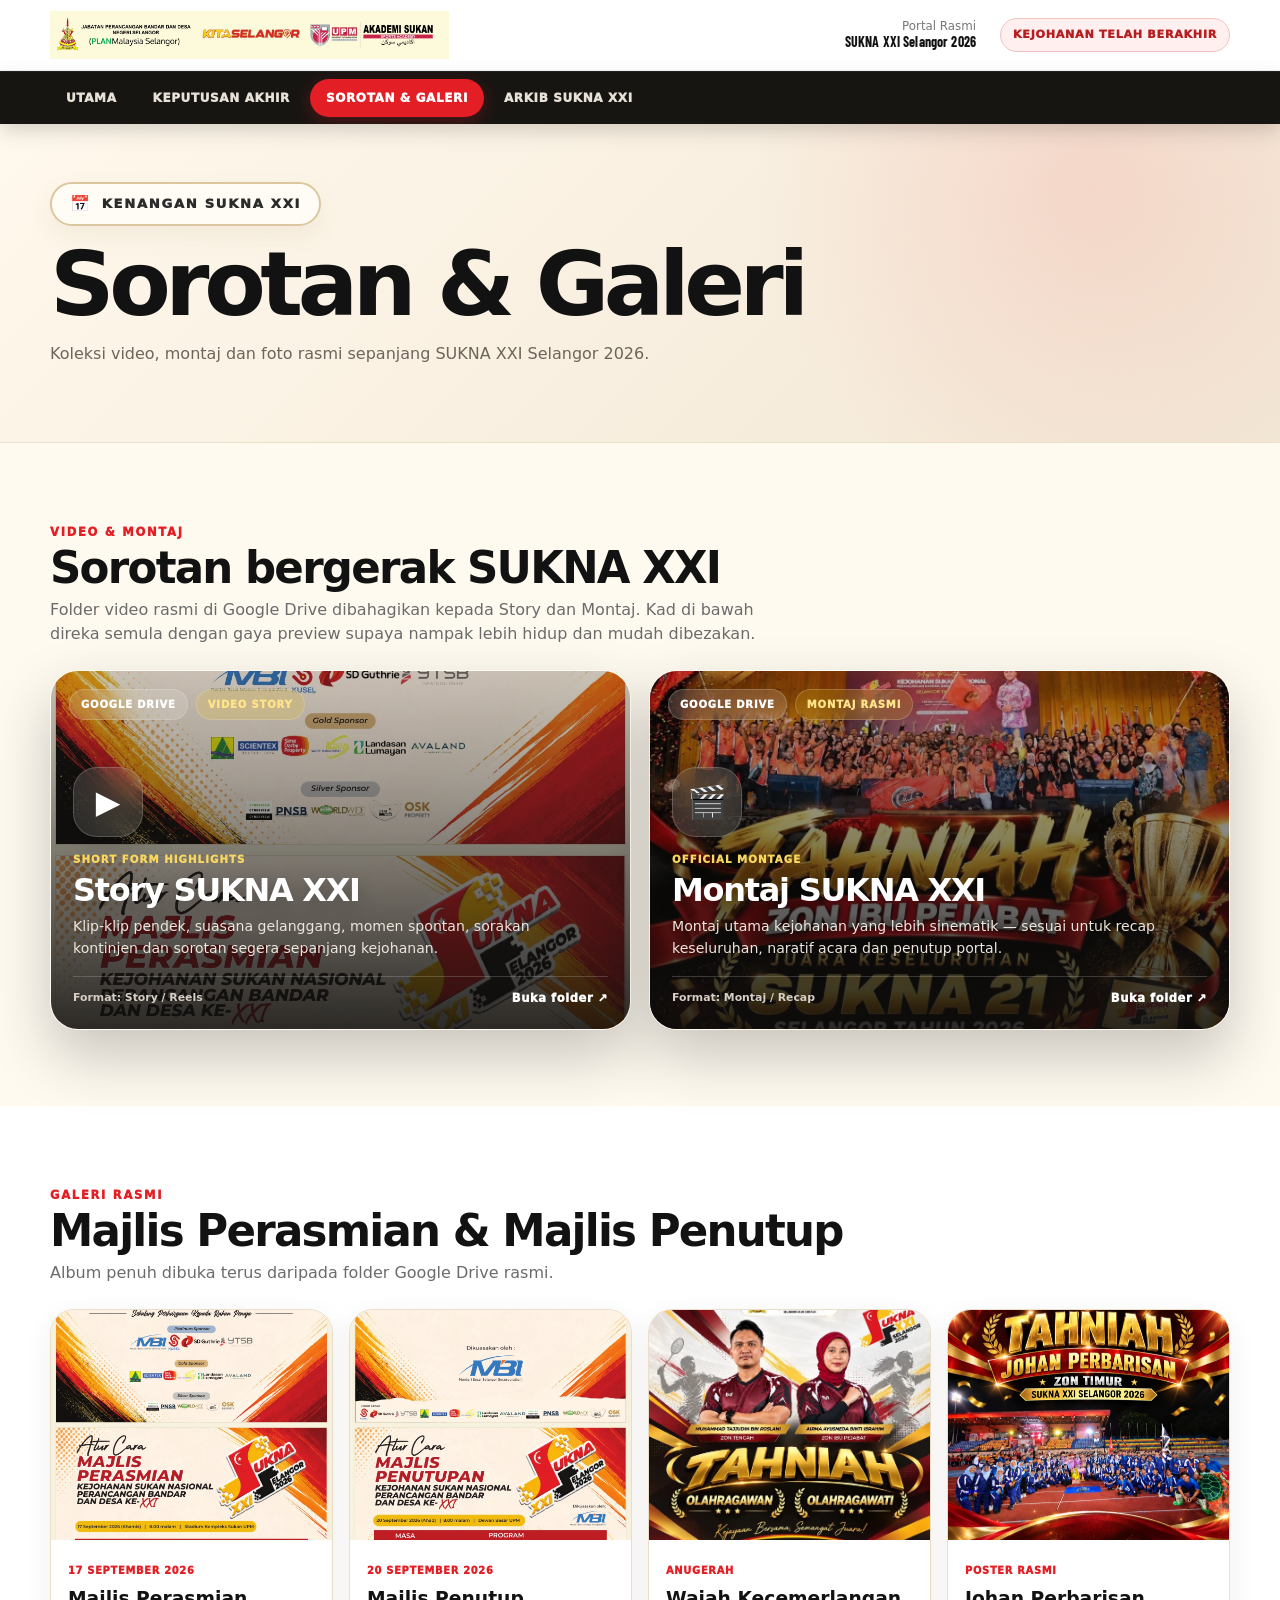
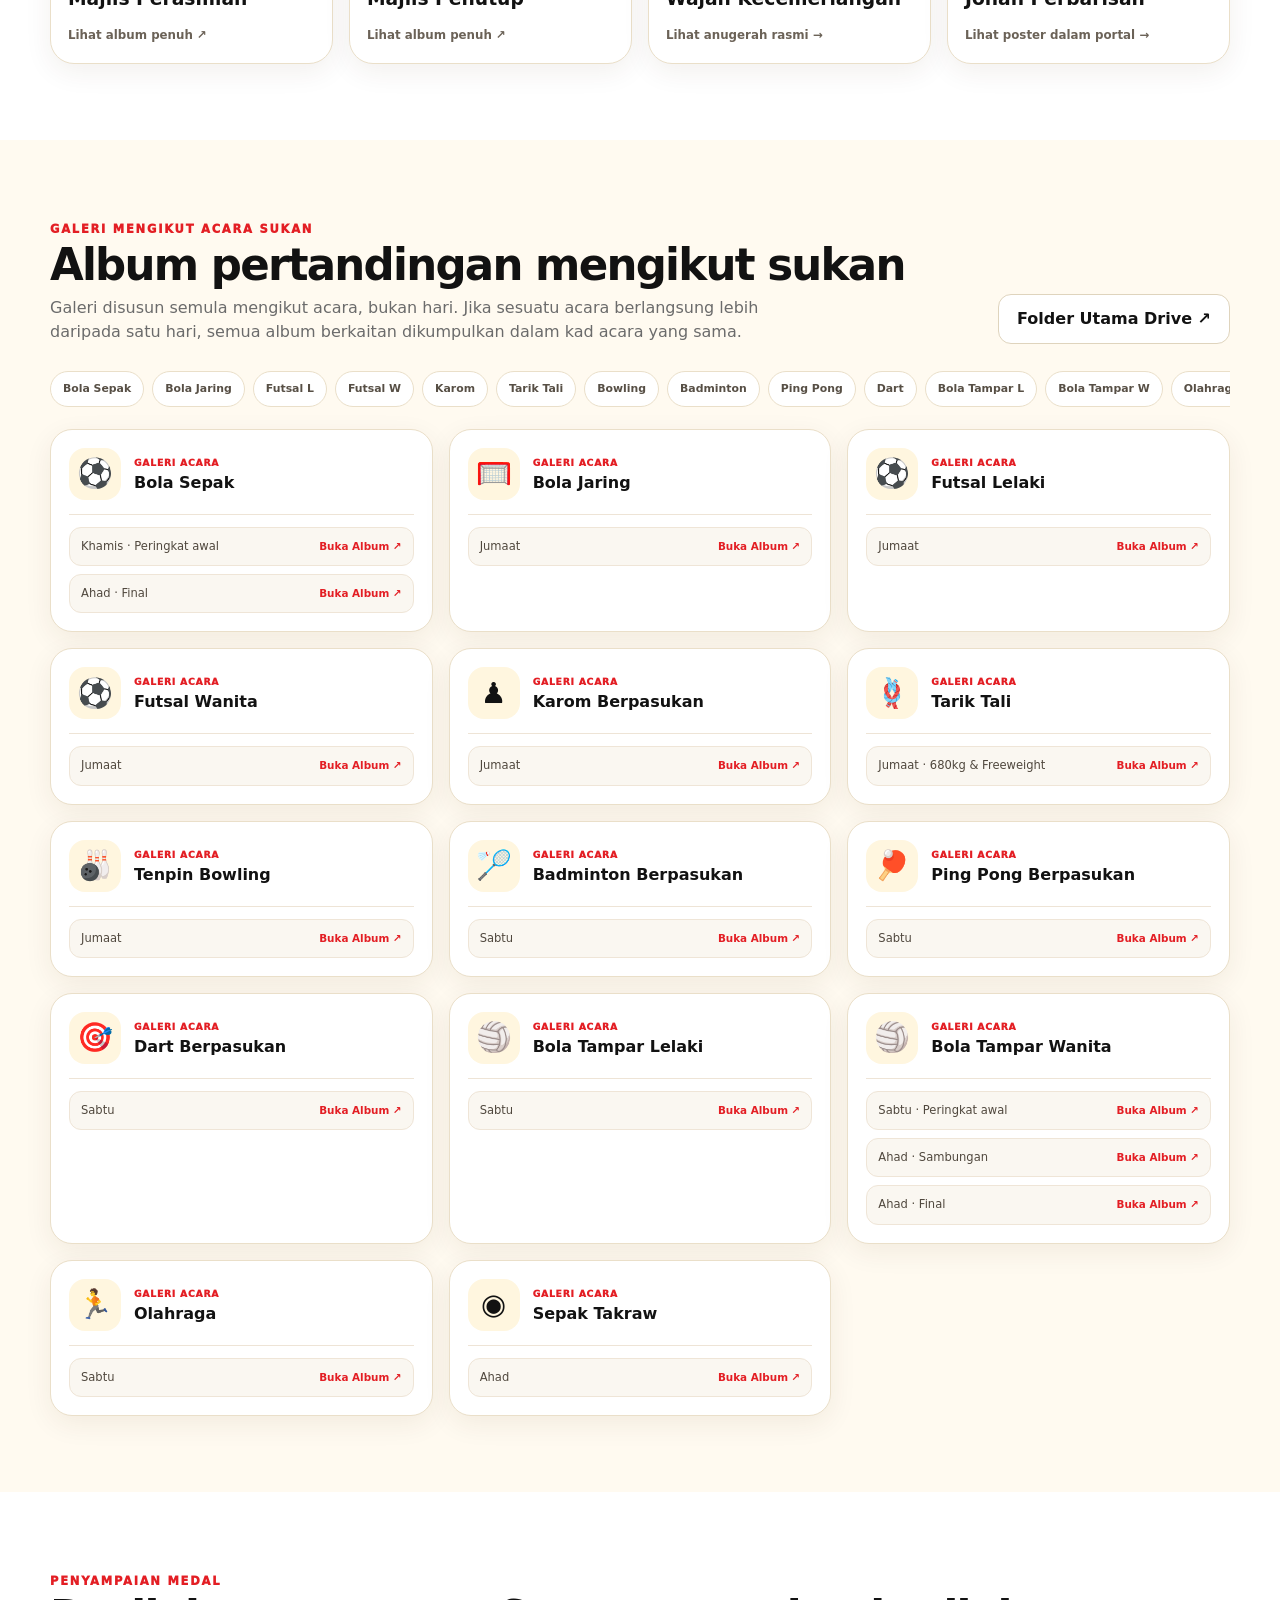
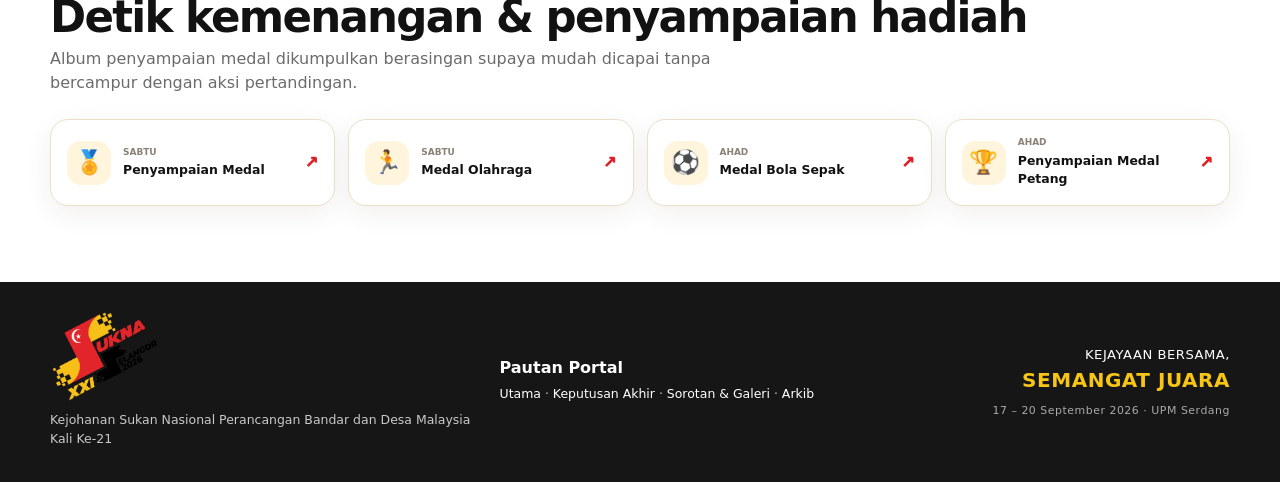
<file: highlights.html>
<!doctype html>
<html lang="ms">
<head>
  <meta charset="utf-8">
  <meta name="viewport" content="width=device-width, initial-scale=1, viewport-fit=cover">
  <meta name="theme-color" content="#e31e24">
  <meta name="description" content="Sorotan & Galeri — SUKNA XXI Selangor 2026">
  <title>Sorotan & Galeri — SUKNA XXI Selangor 2026</title>
  <link rel="manifest" href="manifest.webmanifest?v=20260926-drive-link-audit-v42">
  <link rel="icon" href="assets/mascot.webp" type="image/webp">
  <link rel="stylesheet" href="css/style.css?v=20260926-drive-link-audit-v42">
</head>
<body class="postevent-page">
<a class="skip-link" href="#main">Langkau ke kandungan</a>
<header class="site-header postevent-header" id="top">
  <div class="brandbar">
    <div class="container brandbar-inner">
      <img src="assets/partners-strip.webp" alt="PLANMalaysia Selangor, Kita Selangor, UPM dan Akademi Sukan" class="partner-strip">
      <div class="brandbar-title"><span>Portal Rasmi</span><b>SUKNA XXI Selangor 2026</b></div>
      <div class="postevent-status">KEJOHANAN TELAH BERAKHIR</div>
    </div>
  </div>
  
<nav class="portal-tabs" aria-label="Navigasi portal selepas kejohanan">
  <div class="container portal-tabs-inner">
    <a class="" href="index.html">UTAMA</a>
    <a class="" href="results.html">KEPUTUSAN AKHIR</a>
    <a class="active" href="highlights.html">SOROTAN &amp; GALERI</a>
    <a class="" href="archive.html">ARKIB SUKNA XXI</a>
  </div>
</nav>

</header>
<main id="main">

<section class="page-banner gallery-banner">
  <div class="container">
    <span class="post-pill">KENANGAN SUKNA XXI</span>
    <h1>Sorotan &amp; Galeri</h1>
    <p>Koleksi video, montaj dan foto rasmi sepanjang SUKNA XXI Selangor 2026.</p>
  </div>
</section>


<section class="section" id="video">
  <div class="container">
    <div class="section-head">
      <div>
        <span class="kicker">VIDEO &amp; MONTAJ</span>
        <h2>Sorotan bergerak SUKNA XXI</h2>
        <p>Folder video rasmi di Google Drive dibahagikan kepada Story dan Montaj. Kad di bawah direka semula dengan gaya preview supaya nampak lebih hidup dan mudah dibezakan.</p>
      </div>
    </div>

    <div class="cinema-grid">
      <a class="cinema-card story-cinema" href="https://drive.google.com/drive/folders/1fkvRbADJtg9p9MTXCaqbJwGdCNWuiCuo" target="_blank" rel="noopener">
        <div class="cinema-backdrop story-backdrop"></div>
        <div class="cinema-overlay"></div>
        <div class="cinema-topline">
          <span class="cinema-chip">GOOGLE DRIVE</span>
          <span class="cinema-chip alt">VIDEO STORY</span>
        </div>
        <div class="cinema-play">▶</div>
        <div class="cinema-content">
          <small>SHORT FORM HIGHLIGHTS</small>
          <h3>Story SUKNA XXI</h3>
          <p>Klip-klip pendek, suasana gelanggang, momen spontan, sorakan kontinjen dan sorotan segera sepanjang kejohanan.</p>
          <div class="cinema-meta">
            <span>Format: Story / Reels</span>
            <b>Buka folder ↗</b>
          </div>
        </div>
      </a>

      <a class="cinema-card montaj-cinema" href="https://drive.google.com/drive/folders/1YkzPAKu5YxNFnOG2kWp4kg5IJg_52WJn" target="_blank" rel="noopener">
        <div class="cinema-backdrop montaj-backdrop"></div>
        <div class="cinema-overlay"></div>
        <div class="cinema-topline">
          <span class="cinema-chip">GOOGLE DRIVE</span>
          <span class="cinema-chip alt">MONTAJ RASMI</span>
        </div>
        <div class="cinema-play">🎬</div>
        <div class="cinema-content">
          <small>OFFICIAL MONTAGE</small>
          <h3>Montaj SUKNA XXI</h3>
          <p>Montaj utama kejohanan yang lebih sinematik — sesuai untuk recap keseluruhan, naratif acara dan penutup portal.</p>
          <div class="cinema-meta">
            <span>Format: Montaj / Recap</span>
            <b>Buka folder ↗</b>
          </div>
        </div>
      </a>
    </div>
  </div>
</section>


<section class="section alt" id="perasmian">
  <div class="container">
    <div class="section-head"><div><span class="kicker">GALERI RASMI</span><h2>Majlis Perasmian &amp; Majlis Penutup</h2><p>Album penuh dibuka terus daripada folder Google Drive rasmi.</p></div></div>
    <div class="album-grid">
      <a class="album-card" href="https://drive.google.com/drive/folders/1TmnOo0gZos_uZYkrbOcJS8ikjaOT_2MV" target="_blank" rel="noopener">
        <img src="assets/official/majlis-perasmian.webp" alt="Majlis Perasmian SUKNA XXI">
        <div><small>17 SEPTEMBER 2026</small><h3>Majlis Perasmian</h3><span>Lihat album penuh ↗</span></div>
      </a>
      <a class="album-card" id="penutup" href="https://drive.google.com/drive/folders/1sQ9XnFG_sHFVFqEo_tKdegG6Pbte9vvE" target="_blank" rel="noopener">
        <img src="assets/official/majlis-penutupan.webp" alt="Majlis Penutup SUKNA XXI">
        <div><small>20 SEPTEMBER 2026</small><h3>Majlis Penutup</h3><span>Lihat album penuh ↗</span></div>
      </a>
      <a class="album-card awards-album" href="index.html#anugerah">
        <img src="assets/postevent/olahragawan-olahragawati.webp" alt="Olahragawan dan Olahragawati">
        <div><small>ANUGERAH</small><h3>Wajah Kecemerlangan</h3><span>Lihat anugerah rasmi →</span></div>
      </a>
      <a class="album-card" href="index.html#anugerah">
        <img src="assets/postevent/johan-perbarisan-zon-timur.webp" alt="Poster Johan Perbarisan Zon Timur">
        <div><small>POSTER RASMI</small><h3>Johan Perbarisan</h3><span>Lihat poster dalam portal →</span></div>
      </a>
    </div>
  </div>
</section>


<section class="section sport-gallery-section">
  <div class="container">
    <div class="section-head">
      <div>
        <span class="kicker">GALERI MENGIKUT ACARA SUKAN</span>
        <h2>Album pertandingan mengikut sukan</h2>
        <p>Galeri disusun semula mengikut acara, bukan hari. Jika sesuatu acara berlangsung lebih daripada satu hari, semua album berkaitan dikumpulkan dalam kad acara yang sama.</p>
      </div>
      <a class="btn outline" href="https://drive.google.com/drive/folders/13OrBXaGnwngxyFev-R5SskQatgB_c3IZ" target="_blank" rel="noopener">Folder Utama Drive ↗</a>
    </div>

    <div class="gallery-index" aria-label="Pautan pantas galeri sukan">
      <a href="#bola-sepak">Bola Sepak</a>
      <a href="#bola-jaring">Bola Jaring</a>
      <a href="#futsal-lelaki">Futsal L</a>
      <a href="#futsal-wanita">Futsal W</a>
      <a href="#karom">Karom</a>
      <a href="#tarik-tali">Tarik Tali</a>
      <a href="#bowling">Bowling</a>
      <a href="#badminton">Badminton</a>
      <a href="#ping-pong">Ping Pong</a>
      <a href="#dart">Dart</a>
      <a href="#bola-tampar-lelaki">Bola Tampar L</a>
      <a href="#bola-tampar-wanita">Bola Tampar W</a>
      <a href="#olahraga">Olahraga</a>
      <a href="#sepak-takraw">Sepak Takraw</a>
    </div>

    <div class="sport-gallery-grid">
      
      <article class="sport-gallery-card" id="bola-sepak">
        <div class="sport-gallery-head">
          <span class="sport-gallery-icon">⚽</span>
          <div><small>GALERI ACARA</small><h3>Bola Sepak</h3></div>
        </div>
        <div class="sport-gallery-links"><a class="album-link-btn" href="https://drive.google.com/drive/folders/1Bu7dNkFx-OMyAgHhTx_Q0Uv27g-3lEbf" target="_blank" rel="noopener"><span>Khamis · Peringkat awal</span><b>Buka Album ↗</b></a>
<a class="album-link-btn" href="https://drive.google.com/drive/folders/13BA4KVxwVYvHULL2oLQ8f2i6ZbUjJlL9" target="_blank" rel="noopener"><span>Ahad · Final</span><b>Buka Album ↗</b></a></div>
      </article>
    

      <article class="sport-gallery-card" id="bola-jaring">
        <div class="sport-gallery-head">
          <span class="sport-gallery-icon">🥅</span>
          <div><small>GALERI ACARA</small><h3>Bola Jaring</h3></div>
        </div>
        <div class="sport-gallery-links"><a class="album-link-btn" href="https://drive.google.com/drive/folders/15fz8fUGO5gxNNC9RSs5et7NyuiIpAnVB" target="_blank" rel="noopener"><span>Jumaat</span><b>Buka Album ↗</b></a></div>
      </article>
    

      <article class="sport-gallery-card" id="futsal-lelaki">
        <div class="sport-gallery-head">
          <span class="sport-gallery-icon">⚽</span>
          <div><small>GALERI ACARA</small><h3>Futsal Lelaki</h3></div>
        </div>
        <div class="sport-gallery-links"><a class="album-link-btn" href="https://drive.google.com/drive/folders/1SD6Yje6ZQiyHRba0VJSLsCJJEGKxE8QN" target="_blank" rel="noopener"><span>Jumaat</span><b>Buka Album ↗</b></a></div>
      </article>
    

      <article class="sport-gallery-card" id="futsal-wanita">
        <div class="sport-gallery-head">
          <span class="sport-gallery-icon">⚽</span>
          <div><small>GALERI ACARA</small><h3>Futsal Wanita</h3></div>
        </div>
        <div class="sport-gallery-links"><a class="album-link-btn" href="https://drive.google.com/drive/folders/1dVme87hMpH2dbYpQ2LNTMDNeFV8yGVuW" target="_blank" rel="noopener"><span>Jumaat</span><b>Buka Album ↗</b></a></div>
      </article>
    

      <article class="sport-gallery-card" id="karom">
        <div class="sport-gallery-head">
          <span class="sport-gallery-icon">♟</span>
          <div><small>GALERI ACARA</small><h3>Karom Berpasukan</h3></div>
        </div>
        <div class="sport-gallery-links"><a class="album-link-btn" href="https://drive.google.com/drive/folders/1IA5yMC3B6kB_XvA9lCIk0TzHhhzyjrzD" target="_blank" rel="noopener"><span>Jumaat</span><b>Buka Album ↗</b></a></div>
      </article>
    

      <article class="sport-gallery-card" id="tarik-tali">
        <div class="sport-gallery-head">
          <span class="sport-gallery-icon">🪢</span>
          <div><small>GALERI ACARA</small><h3>Tarik Tali</h3></div>
        </div>
        <div class="sport-gallery-links"><a class="album-link-btn" href="https://drive.google.com/drive/folders/10hLQ1r6B3o20HaVfWLhFPrssQkokq8SD" target="_blank" rel="noopener"><span>Jumaat · 680kg & Freeweight</span><b>Buka Album ↗</b></a></div>
      </article>
    

      <article class="sport-gallery-card" id="bowling">
        <div class="sport-gallery-head">
          <span class="sport-gallery-icon">🎳</span>
          <div><small>GALERI ACARA</small><h3>Tenpin Bowling</h3></div>
        </div>
        <div class="sport-gallery-links"><a class="album-link-btn" href="https://drive.google.com/drive/folders/1PsviSmpTM6xJJ27sfwrbKAJ10cN5xUR6" target="_blank" rel="noopener"><span>Jumaat</span><b>Buka Album ↗</b></a></div>
      </article>
    

      <article class="sport-gallery-card" id="badminton">
        <div class="sport-gallery-head">
          <span class="sport-gallery-icon">🏸</span>
          <div><small>GALERI ACARA</small><h3>Badminton Berpasukan</h3></div>
        </div>
        <div class="sport-gallery-links"><a class="album-link-btn" href="https://drive.google.com/drive/folders/1unqWbs3fuJmfUbqc9Ai-Ky2sa04nPWeW" target="_blank" rel="noopener"><span>Sabtu</span><b>Buka Album ↗</b></a></div>
      </article>
    

      <article class="sport-gallery-card" id="ping-pong">
        <div class="sport-gallery-head">
          <span class="sport-gallery-icon">🏓</span>
          <div><small>GALERI ACARA</small><h3>Ping Pong Berpasukan</h3></div>
        </div>
        <div class="sport-gallery-links"><a class="album-link-btn" href="https://drive.google.com/drive/folders/1DLbM8xpdnVM1AOstm9H3LAd3I3lbrt4E" target="_blank" rel="noopener"><span>Sabtu</span><b>Buka Album ↗</b></a></div>
      </article>
    

      <article class="sport-gallery-card" id="dart">
        <div class="sport-gallery-head">
          <span class="sport-gallery-icon">🎯</span>
          <div><small>GALERI ACARA</small><h3>Dart Berpasukan</h3></div>
        </div>
        <div class="sport-gallery-links"><a class="album-link-btn" href="https://drive.google.com/drive/folders/1KEvI2Lx6i1redgMvcu9rxmHOZSn-tlju" target="_blank" rel="noopener"><span>Sabtu</span><b>Buka Album ↗</b></a></div>
      </article>
    

      <article class="sport-gallery-card" id="bola-tampar-lelaki">
        <div class="sport-gallery-head">
          <span class="sport-gallery-icon">🏐</span>
          <div><small>GALERI ACARA</small><h3>Bola Tampar Lelaki</h3></div>
        </div>
        <div class="sport-gallery-links"><a class="album-link-btn" href="https://drive.google.com/drive/folders/1gmx2IZeuxF9SlsZ28X3WWIVg_BJ7j5zC" target="_blank" rel="noopener"><span>Sabtu</span><b>Buka Album ↗</b></a></div>
      </article>
    

      <article class="sport-gallery-card" id="bola-tampar-wanita">
        <div class="sport-gallery-head">
          <span class="sport-gallery-icon">🏐</span>
          <div><small>GALERI ACARA</small><h3>Bola Tampar Wanita</h3></div>
        </div>
        <div class="sport-gallery-links"><a class="album-link-btn" href="https://drive.google.com/drive/folders/1FnzJTUTpnI0kFb61OkiFaivzVc3p8t3N" target="_blank" rel="noopener"><span>Sabtu · Peringkat awal</span><b>Buka Album ↗</b></a>
<a class="album-link-btn" href="https://drive.google.com/drive/folders/1bJTSR2K_6DBWOYNXFYloPrfIDSgfMVdV" target="_blank" rel="noopener"><span>Ahad · Sambungan</span><b>Buka Album ↗</b></a>
<a class="album-link-btn" href="https://drive.google.com/drive/folders/1ComR1kEaeK3sViMGq9fWwVv5g8AF-r7i" target="_blank" rel="noopener"><span>Ahad · Final</span><b>Buka Album ↗</b></a></div>
      </article>
    

      <article class="sport-gallery-card" id="olahraga">
        <div class="sport-gallery-head">
          <span class="sport-gallery-icon">🏃</span>
          <div><small>GALERI ACARA</small><h3>Olahraga</h3></div>
        </div>
        <div class="sport-gallery-links"><a class="album-link-btn" href="https://drive.google.com/drive/folders/1V-vBplXpT_Avg-oMb3W8gMSER94jiYIJ" target="_blank" rel="noopener"><span>Sabtu</span><b>Buka Album ↗</b></a></div>
      </article>
    

      <article class="sport-gallery-card" id="sepak-takraw">
        <div class="sport-gallery-head">
          <span class="sport-gallery-icon">◉</span>
          <div><small>GALERI ACARA</small><h3>Sepak Takraw</h3></div>
        </div>
        <div class="sport-gallery-links"><a class="album-link-btn" href="https://drive.google.com/drive/folders/1XuUazrN5CkZLvw4f1hfFlq0SmY6Zt2x7" target="_blank" rel="noopener"><span>Ahad</span><b>Buka Album ↗</b></a></div>
      </article>
    
    </div>
  </div>
</section>

<section class="section alt medal-gallery-section">
  <div class="container">
    <div class="section-head">
      <div><span class="kicker">PENYAMPAIAN MEDAL</span><h2>Detik kemenangan & penyampaian hadiah</h2><p>Album penyampaian medal dikumpulkan berasingan supaya mudah dicapai tanpa bercampur dengan aksi pertandingan.</p></div>
    </div>
    <div class="medal-album-grid">
      <a class="medal-album-card" href="https://drive.google.com/drive/folders/1RILQ2E534ptCV0eA6hWa3P5XSyi7i2kC" target="_blank" rel="noopener"><span>🏅</span><div><small>SABTU</small><b>Penyampaian Medal</b></div><em>↗</em></a>
      <a class="medal-album-card" href="https://drive.google.com/drive/folders/15z6V3C9kuLCJOmW1Xmng7oz7n1OH4nTW" target="_blank" rel="noopener"><span>🏃</span><div><small>SABTU</small><b>Medal Olahraga</b></div><em>↗</em></a>
      <a class="medal-album-card" href="https://drive.google.com/drive/folders/1-Nl6_Dvn0leqIFKGfafJp0UF-1QcXF3T" target="_blank" rel="noopener"><span>⚽</span><div><small>AHAD</small><b>Medal Bola Sepak</b></div><em>↗</em></a>
      <a class="medal-album-card" href="https://drive.google.com/drive/folders/1q95xGVeYmNzjo62WUvGDDKPr9B6_954w" target="_blank" rel="noopener"><span>🏆</span><div><small>AHAD</small><b>Penyampaian Medal Petang</b></div><em>↗</em></a>
    </div>
  </div>
</section>


</main>
<footer class="site-footer postevent-footer">
  <div class="footer-main">
    <div class="container footer-grid">
      <div><img src="assets/sukna-logo.webp" alt="Logo SUKNA XXI"><p>Kejohanan Sukan Nasional Perancangan Bandar dan Desa Malaysia Kali Ke-21</p></div>
      <div><b>Pautan Portal</b><p><a href="index.html">Utama</a> · <a href="results.html">Keputusan Akhir</a> · <a href="highlights.html">Sorotan &amp; Galeri</a> · <a href="archive.html">Arkib</a></p></div>
      <div class="footer-tag">KEJAYAAN BERSAMA,<br><b>SEMANGAT JUARA</b><small>17 – 20 September 2026 · UPM Serdang</small></div>
    </div>
  </div>
</footer>
<script src="js/postevent.js?v=20260926-drive-link-audit-v42"></script>
</body>
</html>
</file>
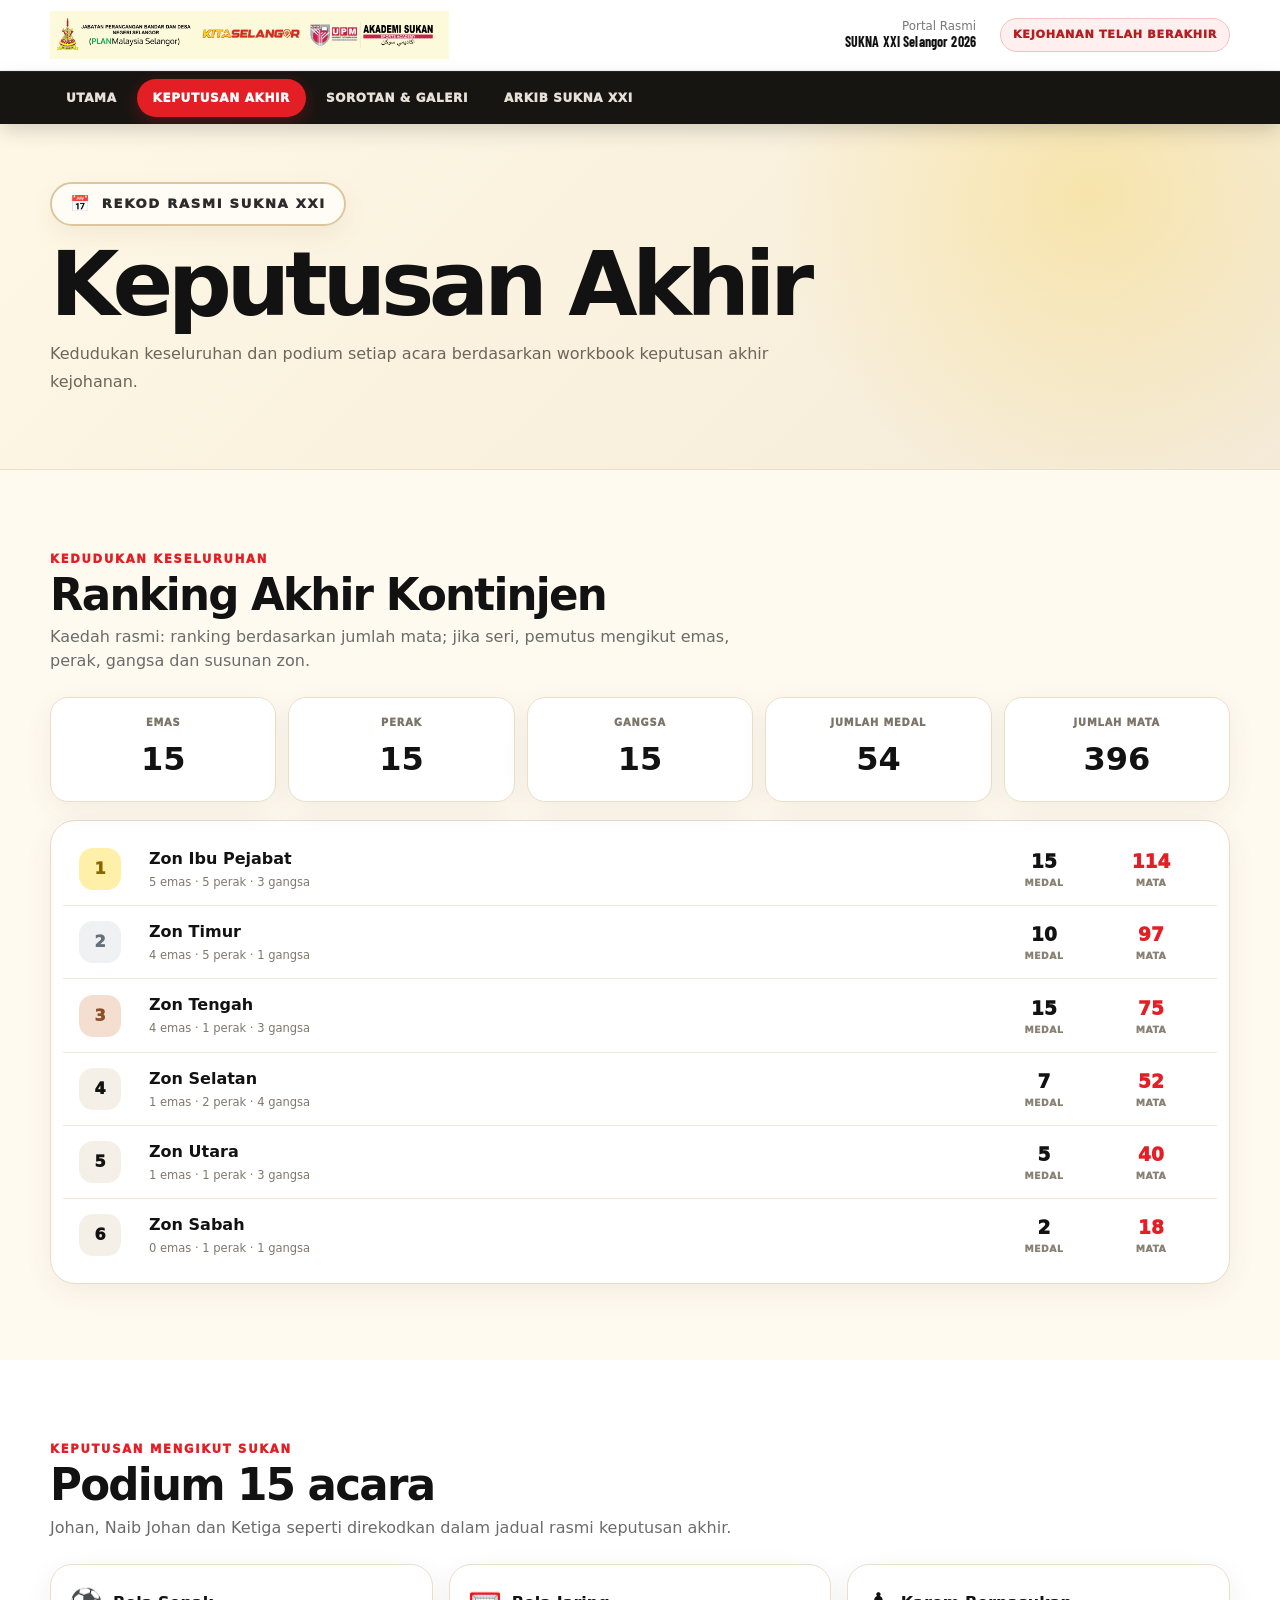
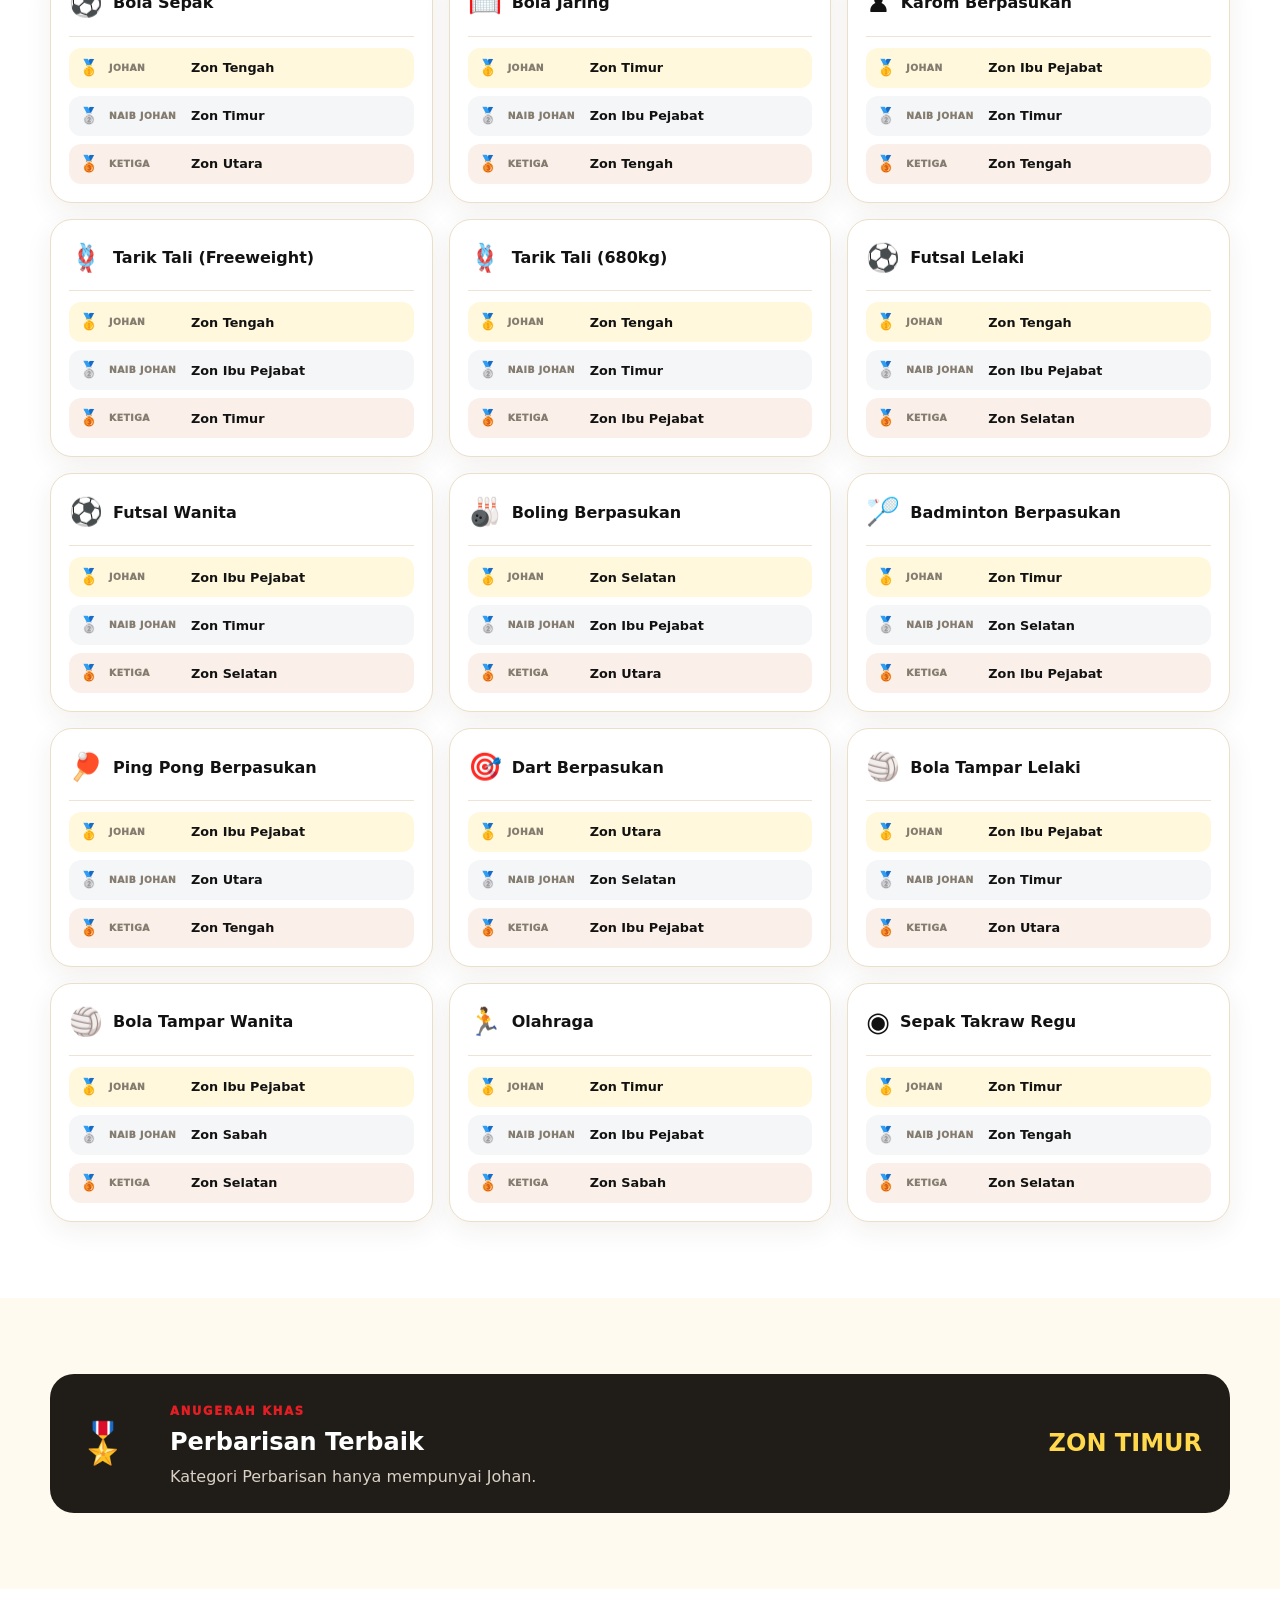
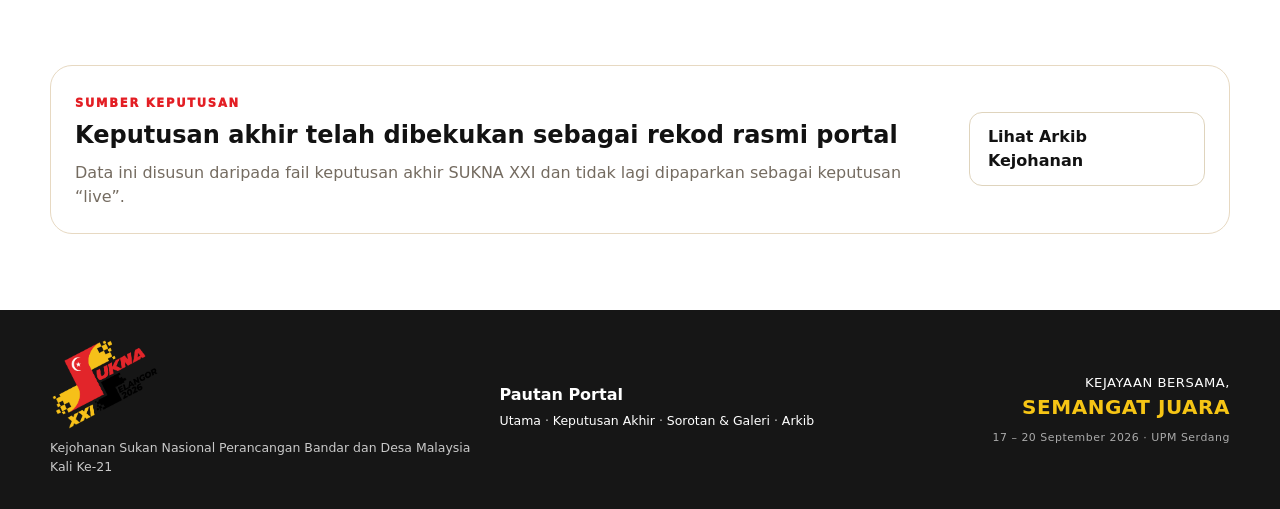
<file: results.html>
<!doctype html>
<html lang="ms">
<head>
  <meta charset="utf-8">
  <meta name="viewport" content="width=device-width, initial-scale=1, viewport-fit=cover">
  <meta name="theme-color" content="#e31e24">
  <meta name="description" content="Keputusan Akhir — SUKNA XXI Selangor 2026">
  <title>Keputusan Akhir — SUKNA XXI Selangor 2026</title>
  <link rel="manifest" href="manifest.webmanifest?v=20260926-drive-link-audit-v42">
  <link rel="icon" href="assets/mascot.webp" type="image/webp">
  <link rel="stylesheet" href="css/style.css?v=20260926-drive-link-audit-v42">
</head>
<body class="postevent-page">
<a class="skip-link" href="#main">Langkau ke kandungan</a>
<header class="site-header postevent-header" id="top">
  <div class="brandbar">
    <div class="container brandbar-inner">
      <img src="assets/partners-strip.webp" alt="PLANMalaysia Selangor, Kita Selangor, UPM dan Akademi Sukan" class="partner-strip">
      <div class="brandbar-title"><span>Portal Rasmi</span><b>SUKNA XXI Selangor 2026</b></div>
      <div class="postevent-status">KEJOHANAN TELAH BERAKHIR</div>
    </div>
  </div>
  
<nav class="portal-tabs" aria-label="Navigasi portal selepas kejohanan">
  <div class="container portal-tabs-inner">
    <a class="" href="index.html">UTAMA</a>
    <a class="active" href="results.html">KEPUTUSAN AKHIR</a>
    <a class="" href="highlights.html">SOROTAN &amp; GALERI</a>
    <a class="" href="archive.html">ARKIB SUKNA XXI</a>
  </div>
</nav>

</header>
<main id="main">

<section class="page-banner results-banner">
  <div class="container">
    <span class="post-pill">REKOD RASMI SUKNA XXI</span>
    <h1>Keputusan Akhir</h1>
    <p>Kedudukan keseluruhan dan podium setiap acara berdasarkan workbook keputusan akhir kejohanan.</p>
  </div>
</section>

<section class="section">
  <div class="container">
    <div class="section-head"><div><span class="kicker">KEDUDUKAN KESELURUHAN</span><h2>Ranking Akhir Kontinjen</h2><p>Kaedah rasmi: ranking berdasarkan jumlah mata; jika seri, pemutus mengikut emas, perak, gangsa dan susunan zon.</p></div></div>
    <div class="final-summary-cards">
      <article><small>EMAS</small><b>15</b></article>
      <article><small>PERAK</small><b>15</b></article>
      <article><small>GANGSA</small><b>15</b></article>
      <article><small>JUMLAH MEDAL</small><b>54</b></article>
      <article><small>JUMLAH MATA</small><b>396</b></article>
    </div>
    <div class="final-rank-board final-rank-board-full"><div class="final-rank-row rank-1">
      <span class="final-rank-no">1</span>
      <div class="final-rank-team"><b>Zon Ibu Pejabat</b><small>5 emas · 5 perak · 3 gangsa</small></div>
      <span class="final-rank-medals">15<small>medal</small></span>
      <span class="final-rank-points">114<small>mata</small></span>
    </div>
<div class="final-rank-row rank-2">
      <span class="final-rank-no">2</span>
      <div class="final-rank-team"><b>Zon Timur</b><small>4 emas · 5 perak · 1 gangsa</small></div>
      <span class="final-rank-medals">10<small>medal</small></span>
      <span class="final-rank-points">97<small>mata</small></span>
    </div>
<div class="final-rank-row rank-3">
      <span class="final-rank-no">3</span>
      <div class="final-rank-team"><b>Zon Tengah</b><small>4 emas · 1 perak · 3 gangsa</small></div>
      <span class="final-rank-medals">15<small>medal</small></span>
      <span class="final-rank-points">75<small>mata</small></span>
    </div>
<div class="final-rank-row rank-4">
      <span class="final-rank-no">4</span>
      <div class="final-rank-team"><b>Zon Selatan</b><small>1 emas · 2 perak · 4 gangsa</small></div>
      <span class="final-rank-medals">7<small>medal</small></span>
      <span class="final-rank-points">52<small>mata</small></span>
    </div>
<div class="final-rank-row rank-5">
      <span class="final-rank-no">5</span>
      <div class="final-rank-team"><b>Zon Utara</b><small>1 emas · 1 perak · 3 gangsa</small></div>
      <span class="final-rank-medals">5<small>medal</small></span>
      <span class="final-rank-points">40<small>mata</small></span>
    </div>
<div class="final-rank-row rank-6">
      <span class="final-rank-no">6</span>
      <div class="final-rank-team"><b>Zon Sabah</b><small>0 emas · 1 perak · 1 gangsa</small></div>
      <span class="final-rank-medals">2<small>medal</small></span>
      <span class="final-rank-points">18<small>mata</small></span>
    </div></div>
  </div>
</section>

<section class="section alt" id="sukan">
  <div class="container">
    <div class="section-head"><div><span class="kicker">KEPUTUSAN MENGIKUT SUKAN</span><h2>Podium 15 acara</h2><p>Johan, Naib Johan dan Ketiga seperti direkodkan dalam jadual rasmi keputusan akhir.</p></div></div>
    <div class="sport-results-grid"><article class="sport-result-card">
      <div class="sport-result-title"><span>⚽</span><h3>Bola Sepak</h3></div>
      <div class="sport-podium">
        <div class="podium gold"><span>🥇</span><small>JOHAN</small><b>Zon Tengah</b></div>
        <div class="podium silver"><span>🥈</span><small>NAIB JOHAN</small><b>Zon Timur</b></div>
        <div class="podium bronze"><span>🥉</span><small>KETIGA</small><b>Zon Utara</b></div>
      </div>
    </article>
<article class="sport-result-card">
      <div class="sport-result-title"><span>🥅</span><h3>Bola Jaring</h3></div>
      <div class="sport-podium">
        <div class="podium gold"><span>🥇</span><small>JOHAN</small><b>Zon Timur</b></div>
        <div class="podium silver"><span>🥈</span><small>NAIB JOHAN</small><b>Zon Ibu Pejabat</b></div>
        <div class="podium bronze"><span>🥉</span><small>KETIGA</small><b>Zon Tengah</b></div>
      </div>
    </article>
<article class="sport-result-card">
      <div class="sport-result-title"><span>♟</span><h3>Karom Berpasukan</h3></div>
      <div class="sport-podium">
        <div class="podium gold"><span>🥇</span><small>JOHAN</small><b>Zon Ibu Pejabat</b></div>
        <div class="podium silver"><span>🥈</span><small>NAIB JOHAN</small><b>Zon Timur</b></div>
        <div class="podium bronze"><span>🥉</span><small>KETIGA</small><b>Zon Tengah</b></div>
      </div>
    </article>
<article class="sport-result-card">
      <div class="sport-result-title"><span>🪢</span><h3>Tarik Tali (Freeweight)</h3></div>
      <div class="sport-podium">
        <div class="podium gold"><span>🥇</span><small>JOHAN</small><b>Zon Tengah</b></div>
        <div class="podium silver"><span>🥈</span><small>NAIB JOHAN</small><b>Zon Ibu Pejabat</b></div>
        <div class="podium bronze"><span>🥉</span><small>KETIGA</small><b>Zon Timur</b></div>
      </div>
    </article>
<article class="sport-result-card">
      <div class="sport-result-title"><span>🪢</span><h3>Tarik Tali (680kg)</h3></div>
      <div class="sport-podium">
        <div class="podium gold"><span>🥇</span><small>JOHAN</small><b>Zon Tengah</b></div>
        <div class="podium silver"><span>🥈</span><small>NAIB JOHAN</small><b>Zon Timur</b></div>
        <div class="podium bronze"><span>🥉</span><small>KETIGA</small><b>Zon Ibu Pejabat</b></div>
      </div>
    </article>
<article class="sport-result-card">
      <div class="sport-result-title"><span>⚽</span><h3>Futsal Lelaki</h3></div>
      <div class="sport-podium">
        <div class="podium gold"><span>🥇</span><small>JOHAN</small><b>Zon Tengah</b></div>
        <div class="podium silver"><span>🥈</span><small>NAIB JOHAN</small><b>Zon Ibu Pejabat</b></div>
        <div class="podium bronze"><span>🥉</span><small>KETIGA</small><b>Zon Selatan</b></div>
      </div>
    </article>
<article class="sport-result-card">
      <div class="sport-result-title"><span>⚽</span><h3>Futsal Wanita</h3></div>
      <div class="sport-podium">
        <div class="podium gold"><span>🥇</span><small>JOHAN</small><b>Zon Ibu Pejabat</b></div>
        <div class="podium silver"><span>🥈</span><small>NAIB JOHAN</small><b>Zon Timur</b></div>
        <div class="podium bronze"><span>🥉</span><small>KETIGA</small><b>Zon Selatan</b></div>
      </div>
    </article>
<article class="sport-result-card">
      <div class="sport-result-title"><span>🎳</span><h3>Boling Berpasukan</h3></div>
      <div class="sport-podium">
        <div class="podium gold"><span>🥇</span><small>JOHAN</small><b>Zon Selatan</b></div>
        <div class="podium silver"><span>🥈</span><small>NAIB JOHAN</small><b>Zon Ibu Pejabat</b></div>
        <div class="podium bronze"><span>🥉</span><small>KETIGA</small><b>Zon Utara</b></div>
      </div>
    </article>
<article class="sport-result-card">
      <div class="sport-result-title"><span>🏸</span><h3>Badminton Berpasukan</h3></div>
      <div class="sport-podium">
        <div class="podium gold"><span>🥇</span><small>JOHAN</small><b>Zon Timur</b></div>
        <div class="podium silver"><span>🥈</span><small>NAIB JOHAN</small><b>Zon Selatan</b></div>
        <div class="podium bronze"><span>🥉</span><small>KETIGA</small><b>Zon Ibu Pejabat</b></div>
      </div>
    </article>
<article class="sport-result-card">
      <div class="sport-result-title"><span>🏓</span><h3>Ping Pong Berpasukan</h3></div>
      <div class="sport-podium">
        <div class="podium gold"><span>🥇</span><small>JOHAN</small><b>Zon Ibu Pejabat</b></div>
        <div class="podium silver"><span>🥈</span><small>NAIB JOHAN</small><b>Zon Utara</b></div>
        <div class="podium bronze"><span>🥉</span><small>KETIGA</small><b>Zon Tengah</b></div>
      </div>
    </article>
<article class="sport-result-card">
      <div class="sport-result-title"><span>🎯</span><h3>Dart Berpasukan</h3></div>
      <div class="sport-podium">
        <div class="podium gold"><span>🥇</span><small>JOHAN</small><b>Zon Utara</b></div>
        <div class="podium silver"><span>🥈</span><small>NAIB JOHAN</small><b>Zon Selatan</b></div>
        <div class="podium bronze"><span>🥉</span><small>KETIGA</small><b>Zon Ibu Pejabat</b></div>
      </div>
    </article>
<article class="sport-result-card">
      <div class="sport-result-title"><span>🏐</span><h3>Bola Tampar Lelaki</h3></div>
      <div class="sport-podium">
        <div class="podium gold"><span>🥇</span><small>JOHAN</small><b>Zon Ibu Pejabat</b></div>
        <div class="podium silver"><span>🥈</span><small>NAIB JOHAN</small><b>Zon Timur</b></div>
        <div class="podium bronze"><span>🥉</span><small>KETIGA</small><b>Zon Utara</b></div>
      </div>
    </article>
<article class="sport-result-card">
      <div class="sport-result-title"><span>🏐</span><h3>Bola Tampar Wanita</h3></div>
      <div class="sport-podium">
        <div class="podium gold"><span>🥇</span><small>JOHAN</small><b>Zon Ibu Pejabat</b></div>
        <div class="podium silver"><span>🥈</span><small>NAIB JOHAN</small><b>Zon Sabah</b></div>
        <div class="podium bronze"><span>🥉</span><small>KETIGA</small><b>Zon Selatan</b></div>
      </div>
    </article>
<article class="sport-result-card">
      <div class="sport-result-title"><span>🏃</span><h3>Olahraga</h3></div>
      <div class="sport-podium">
        <div class="podium gold"><span>🥇</span><small>JOHAN</small><b>Zon Timur</b></div>
        <div class="podium silver"><span>🥈</span><small>NAIB JOHAN</small><b>Zon Ibu Pejabat</b></div>
        <div class="podium bronze"><span>🥉</span><small>KETIGA</small><b>Zon Sabah</b></div>
      </div>
    </article>
<article class="sport-result-card">
      <div class="sport-result-title"><span>◉</span><h3>Sepak Takraw Regu</h3></div>
      <div class="sport-podium">
        <div class="podium gold"><span>🥇</span><small>JOHAN</small><b>Zon Timur</b></div>
        <div class="podium silver"><span>🥈</span><small>NAIB JOHAN</small><b>Zon Tengah</b></div>
        <div class="podium bronze"><span>🥉</span><small>KETIGA</small><b>Zon Selatan</b></div>
      </div>
    </article></div>
  </div>
</section>

<section class="section special-result-note">
  <div class="container">
    <div class="special-result-box">
      <span class="special-result-icon">🎖️</span>
      <div><span class="kicker">ANUGERAH KHAS</span><h2>Perbarisan Terbaik</h2><p>Kategori Perbarisan hanya mempunyai Johan.</p></div>
      <strong>ZON TIMUR</strong>
    </div>
  </div>
</section>

<section class="section alt official-source-note">
  <div class="container">
    <div class="source-panel">
      <div><span class="kicker">SUMBER KEPUTUSAN</span><h2>Keputusan akhir telah dibekukan sebagai rekod rasmi portal</h2><p>Data ini disusun daripada fail keputusan akhir SUKNA XXI dan tidak lagi dipaparkan sebagai keputusan “live”.</p></div>
      <a class="btn outline" href="archive.html">Lihat Arkib Kejohanan</a>
    </div>
  </div>
</section>

</main>
<footer class="site-footer postevent-footer">
  <div class="footer-main">
    <div class="container footer-grid">
      <div><img src="assets/sukna-logo.webp" alt="Logo SUKNA XXI"><p>Kejohanan Sukan Nasional Perancangan Bandar dan Desa Malaysia Kali Ke-21</p></div>
      <div><b>Pautan Portal</b><p><a href="index.html">Utama</a> · <a href="results.html">Keputusan Akhir</a> · <a href="highlights.html">Sorotan &amp; Galeri</a> · <a href="archive.html">Arkib</a></p></div>
      <div class="footer-tag">KEJAYAAN BERSAMA,<br><b>SEMANGAT JUARA</b><small>17 – 20 September 2026 · UPM Serdang</small></div>
    </div>
  </div>
</footer>
<script src="js/postevent.js?v=20260926-drive-link-audit-v42"></script>
</body>
</html>
</file>
<file: css/style.css>
@import url('https://fonts.googleapis.com/css2?family=Anton&family=Barlow+Condensed:wght@600;700;800&family=Teko:wght@500;600;700&display=swap');
:root{
  --red:#e31e24;
  --red-dark:#b90f18;
  --yellow:#f6c515;
  --cream:#fff9e9;
  --paper:#fffdf7;
  --ink:#121212;
  --muted:#6b6b6b;
  --line:#eadfca;
  --card:#ffffff;
  --shadow:0 16px 45px rgba(65,36,0,.10);
  --shadow-soft:0 8px 28px rgba(65,36,0,.07);
  --radius:22px;
}
*{box-sizing:border-box}
html{scroll-behavior:smooth}
body{margin:0;font-family:Inter,ui-sans-serif,system-ui,-apple-system,BlinkMacSystemFont,"Segoe UI",sans-serif;color:var(--ink);background:#fffaf0;line-height:1.5}
a{color:inherit;text-decoration:none}
img{max-width:100%;display:block}
button,input{font:inherit}
.container{width:min(1180px,calc(100% - 40px));margin-inline:auto}
.skip-link{position:absolute;left:-9999px;top:0;background:#000;color:#fff;padding:10px 14px;z-index:999}.skip-link:focus{left:12px;top:12px}

/* Header */
.site-header{position:sticky;top:0;z-index:60;background:rgba(255,253,247,.94);backdrop-filter:blur(18px);box-shadow:0 4px 18px rgba(0,0,0,.05)}
.brandbar{border-bottom:1px solid rgba(0,0,0,.05)}
.brandbar-inner{display:grid;grid-template-columns:1fr auto auto;align-items:center;gap:24px;min-height:70px}
.partner-strip{height:48px;width:auto;object-fit:contain}
.brandbar-title{display:grid;text-align:right;line-height:1.18}.brandbar-title span{font-size:.74rem;color:#777}.brandbar-title b{font-size:.87rem}
.header-tools{display:flex;gap:8px}.icon-btn{border:1px solid var(--line);background:#fff;border-radius:999px;padding:9px 12px;font-weight:800;font-size:.75rem;cursor:pointer}.icon-btn:hover{border-color:var(--red);color:var(--red)}
.main-nav{background:#fff}.nav-inner{display:flex;align-items:center;gap:18px;min-height:62px}.home-pill{display:inline-flex;align-items:center;gap:9px;background:var(--red);color:#fff;font-weight:900;padding:11px 24px;border-radius:14px;box-shadow:0 8px 20px rgba(227,30,36,.2)}
.nav-links{display:flex;align-items:center;justify-content:space-between;gap:10px;flex:1}.nav-links a{font-size:.86rem;font-weight:800;padding:11px 13px;border-radius:12px}.nav-links a:hover{background:#fff3ef;color:var(--red)}
.menu-btn{display:none;border:0;background:#fff;font-size:1.55rem;cursor:pointer;margin-left:auto}

/* Hero */
.hero{position:relative;overflow:hidden;background:linear-gradient(90deg,#fffdf4 0%,#fff9e8 50%,#fff4cf 100%);border-bottom:1px solid #f4e8c9}
.hero:before{content:"";position:absolute;inset:0;background:linear-gradient(90deg,rgba(255,252,241,.97) 0%,rgba(255,252,241,.9) 36%,rgba(255,252,241,.55) 63%,rgba(255,252,241,.84) 100%),url('../assets/ui/official-cover.webp') center/cover;opacity:.26}
.hero-art{position:absolute;pointer-events:none}.hero-art-left{left:-110px;top:-120px;width:330px;height:330px;background:linear-gradient(135deg,var(--red),var(--yellow));transform:rotate(42deg);opacity:.12;border-radius:30px}.hero-art-right{right:-160px;top:-90px;width:420px;height:420px;background:repeating-linear-gradient(45deg,var(--yellow) 0 32px,transparent 32px 58px);opacity:.22;transform:rotate(12deg)}
.hero-layout{position:relative;z-index:2;display:grid;grid-template-columns:1.06fr .85fr .72fr;align-items:center;gap:24px;min-height:520px;padding:48px 0 52px}
.portal-label{font-size:.72rem;letter-spacing:.18em;font-weight:950;text-transform:uppercase}
.hero-copy h1{font-family:Impact,"Arial Black",sans-serif;font-size:clamp(4.2rem,7vw,7.3rem);line-height:.78;letter-spacing:-.02em;margin:12px 0 16px;text-transform:uppercase}.hero-copy h1>span{color:#111}.hero-copy h1 em{font-style:normal;color:var(--yellow);text-shadow:0 2px 0 #111}.hero-copy h1 strong{display:block;font-family:Inter,ui-sans-serif,sans-serif;font-size:.48em;line-height:1.05;text-transform:none;letter-spacing:-.03em;color:var(--red)}.hero-copy h1 i{font-style:normal;color:#111}
.tagline{margin:0;font-weight:850;font-size:1.28rem;font-style:italic}.hero-rule{width:210px;height:5px;background:linear-gradient(90deg,var(--yellow),transparent);border-radius:9px;margin:10px 0 18px}
.event-meta{display:flex;gap:24px;flex-wrap:wrap}.event-meta>div{display:flex;align-items:center;gap:9px}.meta-icon{display:grid;place-items:center;width:32px;height:32px;border-radius:10px;background:#fff0ed;color:var(--red);font-weight:950}.event-meta b{font-size:.95rem}
.hero-actions{display:flex;gap:12px;margin-top:22px}.btn{display:inline-flex;align-items:center;justify-content:center;gap:10px;padding:12px 18px;border-radius:13px;font-weight:900;border:1px solid transparent;transition:.2s}.btn:hover{transform:translateY(-2px)}.btn.primary{background:var(--red);color:#fff;box-shadow:0 12px 28px rgba(227,30,36,.25)}.btn.secondary,.btn.outline{background:#fff;border-color:#dfd4bd;color:var(--ink)}.btn.outline:hover,.btn.secondary:hover{border-color:var(--red);color:var(--red)}
.mascot-stage{position:relative;align-self:end;display:grid;place-items:end center;min-height:420px}.mascot{position:relative;z-index:3;width:min(330px,95%);filter:drop-shadow(0 18px 18px rgba(0,0,0,.14))}.slash{position:absolute;z-index:1;width:82px;height:520px;transform:rotate(35deg);border-radius:20px}.slash-a{background:var(--red);left:27%;top:-42px}.slash-b{background:var(--yellow);left:49%;top:-30px}.hand-note{position:absolute;z-index:4;right:-20px;bottom:66px;font-family:"Segoe Print","Comic Sans MS",cursive;font-weight:900;font-size:1.35rem;line-height:1.0;transform:rotate(-6deg)}
.hero-right{display:grid;gap:18px;align-self:stretch;align-content:center}.hero-logo{width:205px;margin-left:auto;filter:drop-shadow(0 10px 18px rgba(0,0,0,.08))}.countdown-card{background:rgba(255,255,255,.93);border:1px solid rgba(0,0,0,.08);border-radius:22px;padding:18px;box-shadow:var(--shadow);backdrop-filter:blur(14px)}.countdown-card>p{margin:0 0 12px;font-weight:900;font-size:.83rem;text-transform:uppercase}.countdown{display:grid;grid-template-columns:repeat(4,1fr);gap:8px}.countdown div{background:linear-gradient(180deg,#fff,#fff3f2);border:1px solid #f5dfdc;border-radius:12px;text-align:center;padding:10px 4px}.countdown b{display:block;color:var(--red);font-size:1.7rem;line-height:1}.countdown span{font-size:.67rem;color:#555}.countdown-card blockquote{margin:14px 0 0;text-align:center;color:#696969;font-size:.8rem;font-style:italic}

/* Home dashboard */
.home-dashboard{background:#fff;padding:18px 0 26px}.stats-strip{display:grid;grid-template-columns:repeat(3,1fr) 1.7fr;align-items:center;background:#fff;border:1px solid #eee6d7;border-radius:18px;box-shadow:var(--shadow-soft);overflow:hidden}.stats-strip article{display:flex;align-items:center;justify-content:center;gap:16px;padding:18px 20px;border-right:1px solid #eee6d7}.stat-icon{width:52px;height:52px;display:grid;place-items:center;border-radius:16px;background:#fff4ef;font-weight:950;letter-spacing:-3px}.stat-icon.red{color:var(--red)}.stat-icon.yellow{color:#d69f00;background:#fff8d7}.stats-strip article div{display:grid}.stats-strip article b{font-size:2.1rem;line-height:1}.stats-strip article small{font-size:.9rem}.stats-strip>p{margin:0;text-align:center;padding:16px 22px;color:#8a8274;font-style:italic;font-size:.86rem}
.dashboard-title{display:flex;align-items:center;gap:10px;margin:18px 0 10px}.dashboard-title>span{width:7px;height:24px;background:var(--red);border-radius:4px}.dashboard-title h2{font-size:1.15rem;margin:0}.dashboard-title a{margin-left:auto;color:var(--red);font-weight:850;font-size:.8rem}
.sport-shortcuts{display:grid;grid-template-columns:repeat(12,1fr);gap:8px}.sport-shortcuts a{display:grid;place-items:center;gap:6px;background:#fff;border:1px solid #eee6d7;border-radius:14px;padding:14px 6px;min-height:96px;transition:.2s}.sport-shortcuts a:hover{transform:translateY(-3px);box-shadow:var(--shadow-soft);border-color:#f1b4aa}.sport-shortcuts span{font-size:1.7rem}.sport-shortcuts b{text-align:center;font-size:.7rem;line-height:1.1}
.sport-shortcuts .inline-sport-icon{width:34px;height:34px;object-fit:contain;display:block}.sport-icon-img{width:32px;height:32px;object-fit:contain;display:block}.modal-icon-img{width:52px;height:52px}

.feature-grid{display:grid;grid-template-columns:1.15fr 1fr 1fr;gap:14px;margin-top:14px}.feature-card{background:#fff;border:1px solid #eee6d7;border-radius:18px;padding:14px;box-shadow:0 6px 22px rgba(64,36,0,.04)}.feature-head{display:flex;align-items:center;justify-content:space-between;gap:12px;margin-bottom:10px}.feature-head h3{margin:0;font-size:1rem}.feature-head a{font-size:.74rem;font-weight:850;color:var(--red)}
.schedule-list{display:grid;gap:6px}.schedule-list>a{display:grid;grid-template-columns:50px 1fr auto;align-items:center;gap:12px;padding:8px 10px;border-radius:12px;background:#fafafa;border:1px solid #f0f0f0}.schedule-list time{display:grid;text-align:center;color:var(--red);line-height:1}.schedule-list time b{font-size:1.16rem}.schedule-list time span{font-size:.62rem;font-weight:900}.schedule-list div{display:grid}.schedule-list div b{font-size:.78rem}.schedule-list div small{font-size:.68rem;color:#777}.schedule-list em{font-size:.66rem;font-style:normal;color:#777;white-space:nowrap}
.visual-link{position:relative;display:block;border-radius:14px;overflow:hidden;background:#eee}.visual-link img{width:100%;height:177px;object-fit:cover;transition:.25s}.visual-link:hover img{transform:scale(1.03)}.visual-link:after{content:"";position:absolute;inset:35% 0 0;background:linear-gradient(transparent,rgba(0,0,0,.78))}.visual-link>div{position:absolute;z-index:2;left:16px;right:16px;bottom:13px;color:#fff;display:grid}.visual-link b{font-size:.95rem}.visual-link span{font-size:.72rem}.feature-bullets{display:flex;gap:12px;list-style:none;padding:10px 0 0;margin:0;font-size:.68rem;color:#555;flex-wrap:wrap}.feature-bullets li:before{content:"✓";color:var(--red);font-weight:900;margin-right:5px}
.alert-band{background:linear-gradient(90deg,#171717,#2b2b2b);color:#fff}.alert-inner{display:flex;align-items:center;justify-content:space-between;gap:20px;padding:14px 0}.alert-inner>div{display:flex;align-items:center;gap:13px}.alert-inner>div>span{display:grid;place-items:center;width:38px;height:38px;border-radius:50%;background:var(--yellow);color:#111;font-weight:950}.alert-inner p{margin:0;display:grid}.alert-inner small{color:#cfcfcf}.alert-inner a{background:var(--red);padding:10px 14px;border-radius:11px;font-weight:850;font-size:.78rem}

/* Generic sections */
.section{padding:76px 0;background:#fffaf0}.section.alt{background:#fff}.stats-section{background:#fffaf0}.section-head{display:flex;align-items:flex-end;justify-content:space-between;gap:22px;margin-bottom:24px}.section-head.compact{margin-bottom:18px}.section-head h2{font-size:clamp(2rem,3.4vw,3.3rem);line-height:.95;margin:5px 0 9px;letter-spacing:-.04em}.section-head p{margin:0;max-width:720px;color:var(--muted)}.kicker{font-size:.72rem;letter-spacing:.15em;text-transform:uppercase;font-weight:950;color:var(--red)}
.participant-card{background:#fff;border:1px solid #eee2cb;border-radius:20px;padding:22px;box-shadow:var(--shadow-soft)}.participant-summary{display:flex;align-items:flex-end;justify-content:space-between;gap:15px;margin-bottom:18px}.participant-summary h3,.participant-summary p{margin:0}.zone-bars{display:grid;gap:12px}.zone-row{display:grid;grid-template-columns:140px 1fr 120px;align-items:center;gap:15px}.zone-label{display:grid}.zone-label span,.gender-split{font-size:.75rem;color:#777}.bar{height:11px;background:#f3eee4;border-radius:999px;overflow:hidden}.bar i{display:block;height:100%;border-radius:inherit;background:linear-gradient(90deg,var(--red),var(--yellow))}.gender-split{display:flex;justify-content:space-between}
.day-tabs{display:grid;grid-template-columns:repeat(6,1fr);gap:8px;margin-bottom:12px}.day-tab{border:1px solid #eadfca;background:#fff;border-radius:14px;padding:12px;cursor:pointer;display:grid;gap:3px}.day-tab.active{background:var(--red);color:#fff;border-color:var(--red);box-shadow:0 10px 22px rgba(227,30,36,.18)}.day-tab span{font-size:.72rem}.day-card{background:#fff9e9;border:1px solid #eee0c6;border-radius:20px;padding:20px}.day-card-head{display:flex;gap:14px;align-items:center}.day-card-head>span{display:grid;place-items:center;width:72px;height:72px;border-radius:18px;background:var(--yellow);font-weight:950}.day-card-head h3,.day-card-head b{margin:0}.timeline{display:grid;grid-template-columns:repeat(2,1fr);gap:10px;margin-top:18px}.time-item{display:flex;gap:12px;background:#fff;border-radius:14px;padding:12px;border:1px solid #f0e6d3}.time-item i{font-style:normal;color:var(--red);font-weight:950}.time-item div{display:grid}.time-item span,.time-item small{color:#777;font-size:.76rem}.time-item .event-time{margin-top:4px;color:var(--red);font-weight:850;font-size:.78rem}.official-grid{display:grid;grid-template-columns:repeat(4,1fr);gap:12px;margin-top:16px}.official-card{background:#fff;border:1px solid #ede1cb;border-radius:16px;overflow:hidden;box-shadow:var(--shadow-soft)}.official-card img{width:100%;height:160px;object-fit:cover}.official-card span{display:block;padding:10px 12px;font-size:.8rem;font-weight:850}
.search-box{display:flex;align-items:center;gap:8px;border:1px solid #ded3bf;border-radius:999px;background:#fff;padding:9px 14px}.search-box input{border:0;outline:0;background:transparent;min-width:220px}.sports-grid{display:grid;grid-template-columns:repeat(3,1fr);gap:12px}.sport-card{display:grid;grid-template-columns:auto 1fr auto;align-items:center;gap:14px;background:#fff;border:1px solid #eee1cb;border-radius:18px;padding:16px;text-align:left;cursor:pointer;transition:.2s}.sport-card:hover{transform:translateY(-3px);box-shadow:var(--shadow-soft);border-color:#efb5a8}.sport-icon{display:grid;place-items:center;width:50px;height:50px;border-radius:15px;background:#fff3ef;font-size:1.7rem}.sport-card h3,.sport-card p{margin:0}.sport-card h3{font-size:1rem}.sport-card p,.sport-card small{color:#777;font-size:.74rem}.sport-card>div{display:grid}.sport-card>b{color:var(--red);font-size:1.4rem}
.location-layout{display:grid;grid-template-columns:1fr .86fr;gap:18px}.venue-list{display:grid;gap:8px}.venue-card{display:grid;grid-template-columns:auto 1fr auto;align-items:center;gap:12px;background:#fff;border:1px solid #eee1cb;border-radius:15px;padding:12px 14px}.venue-card .pin{display:grid;place-items:center;width:38px;height:38px;border-radius:12px;background:var(--red);color:#fff;font-weight:950}.venue-card h3,.venue-card p{margin:0}.venue-card h3{font-size:.9rem}.venue-card p{font-size:.72rem;color:#777}.venue-card a{font-size:.76rem;font-weight:850;color:var(--red)}.map-preview{position:relative;border-radius:18px;overflow:hidden;min-height:480px;background:#ddd}.map-preview img{width:100%;height:100%;object-fit:cover}.map-preview:after{content:"";position:absolute;inset:55% 0 0;background:linear-gradient(transparent,rgba(0,0,0,.72))}.map-preview span{position:absolute;z-index:2;left:18px;bottom:16px;color:#fff;font-weight:900}.travel-note{display:grid;grid-template-columns:190px 1fr auto;align-items:center;gap:20px;margin-top:14px;background:#1b1b1b;color:#fff;border-radius:16px;padding:16px 18px}.travel-note p{margin:0;color:#ddd;font-size:.82rem}.travel-note a{color:var(--yellow);font-weight:850;font-size:.78rem}
.accommodation-grid{display:grid;grid-template-columns:repeat(3,1fr);gap:12px}.accom-card{display:flex;align-items:center;gap:16px;border-radius:18px;padding:18px;background:#fff;border:1px solid #eee1cb;color:inherit;text-decoration:none;transition:transform .2s ease,box-shadow .2s ease,border-color .2s ease}.accom-card:hover{transform:translateY(-3px);box-shadow:var(--shadow-soft);border-color:#e9c27a}.accom-card>span{display:grid;place-items:center;width:60px;height:60px;border-radius:18px;background:#fff3ef;color:var(--red);font-size:2rem;font-weight:900}.accom-card>div{flex:1}.accom-card h3,.accom-card p{margin:0}.accom-card p{font-size:.8rem;color:#777}.accom-card b{color:var(--red)}.accom-map-link{font-style:normal;font-size:.72rem;font-weight:900;color:var(--red);white-space:nowrap;padding:7px 10px;border-radius:999px;background:#fff4ef;border:1px solid #f2d3c9}.rule-highlight{display:grid;grid-template-columns:.9fr 1.1fr;gap:22px;align-items:center;margin-top:18px;background:#fff;border:1px solid #eee1cb;border-radius:20px;padding:18px}.rule-highlight img{width:100%;border-radius:14px}.rule-highlight h3{font-size:1.6rem;margin:6px 0 8px}.rule-highlight ul{padding-left:20px;color:#555}.warning-text{background:#fff3cf;border-left:4px solid var(--yellow);padding:10px 12px;font-weight:800}
.rules-grid{display:grid;grid-template-columns:repeat(3,1fr);gap:12px}.rule-card{background:#fff;border:1px solid #eee1cb;border-radius:18px;padding:18px}.rule-card>span{font-size:1.7rem}.rule-card h3{margin:10px 0 6px}.rule-card p{margin:0;color:#666}.ceremony-grid{display:grid;grid-template-columns:1fr 1fr;gap:14px}.ceremony-card{background:#fff;border:1px solid #eee1cb;border-radius:20px;padding:20px}.ceremony-card.opening{border-top:6px solid var(--red)}.ceremony-card.closing{border-top:6px solid var(--yellow)}.ceremony-top{display:flex;gap:14px;align-items:center}.ceremony-top>span{display:grid;place-items:center;width:64px;height:64px;border-radius:16px;background:#111;color:#fff;font-weight:950}.ceremony-top h3,.ceremony-top p{margin:0}.ceremony-top p{color:#777}.ceremony-card ol{color:#555;padding-left:20px}.section-subhead{display:flex;justify-content:space-between;align-items:end;margin:28px 0 12px}.section-subhead h3,.section-subhead p{margin:0}.protocol-gallery{display:grid;grid-template-columns:repeat(5,1fr);gap:10px}.protocol-gallery a{background:#fff;border:1px solid #eee1cb;border-radius:14px;overflow:hidden}.protocol-gallery img{width:100%;height:145px;object-fit:cover}.protocol-gallery span{display:block;padding:9px 10px;font-size:.7rem;font-weight:800}
.emergency-section{background:linear-gradient(135deg,#191919,#101010);color:#fff}.section-head.light p{color:#cfcfcf}.emergency-999{display:grid;place-items:center;width:118px;height:118px;border-radius:50%;background:var(--red);color:#fff;box-shadow:0 0 0 8px rgba(227,30,36,.15)}.emergency-999 span{font-size:2.3rem;font-weight:950;line-height:1}.emergency-999 small{font-size:.64rem}.emergency-grid{display:grid;grid-template-columns:repeat(3,1fr);gap:12px}.emergency-card{display:grid;grid-template-columns:auto 1fr auto;align-items:center;gap:12px;background:#fff;color:#111;border-radius:16px;padding:14px}.emergency-card>span{font-size:1.7rem}.emergency-card div{display:grid}.emergency-card p{margin:0;color:var(--red);font-weight:900}.emergency-card small{color:#777}.resource-grid{display:grid;grid-template-columns:repeat(3,1fr);gap:12px}.resource-grid>a{display:flex;align-items:center;gap:14px;background:#fff;border:1px solid #eee1cb;border-radius:16px;padding:16px}.resource-grid>a>span{font-size:1.6rem}.resource-grid>a div{display:grid}.resource-grid small{color:#777}



/* Live schedule & results */

/* Sponsors */
.sponsors-section{background:radial-gradient(circle at 18% 10%,rgba(255,255,255,.86),transparent 26%),linear-gradient(180deg,#fffef9 0%,#f9f2e6 100%);position:relative;overflow:hidden}
.sponsors-section:before,.sponsors-section:after{content:"";position:absolute;pointer-events:none;z-index:0}
.sponsors-section:before{top:-80px;left:-100px;width:340px;height:170px;background:linear-gradient(135deg,#c9a45a,#8b662f);clip-path:polygon(0 0,100% 0,62% 100%,0 100%);opacity:.88;filter:drop-shadow(0 10px 18px rgba(118,88,31,.15))}
.sponsors-section:after{right:-140px;bottom:-100px;width:360px;height:240px;background:linear-gradient(135deg,#d0a95c,#8e6d34);clip-path:polygon(36% 0,100% 0,100% 100%,0 100%);opacity:.75;filter:drop-shadow(0 10px 18px rgba(118,88,31,.12))}
.sponsors-section .container{position:relative;z-index:1}
.sponsors-head{margin-bottom:12px}
.sponsors-head .section-head>div{position:relative}
.sponsors-head h2{font-size:clamp(2.4rem,4vw,4.2rem);line-height:.95;margin-bottom:10px;max-width:980px}
.sponsors-head h2 .gold-line{display:block;color:#b48333}
.sponsor-showcase-intro{display:flex;align-items:center;justify-content:space-between;gap:26px;margin:0 0 20px}
.sponsor-showcase-intro p{max-width:760px;margin:0;color:#665b47;font-size:1rem;line-height:1.55}
.sponsor-glow-badge{display:inline-flex;align-items:center;justify-content:center;padding:12px 20px;border-radius:999px;background:linear-gradient(135deg,#1b1b1b,#3b3122 50%,#171717);border:2px solid rgba(190,145,71,.45);color:#fff;font-size:.78rem;letter-spacing:.2em;font-weight:900;box-shadow:0 12px 26px rgba(0,0,0,.10), inset 0 0 0 1px rgba(255,255,255,.18)}
.sponsor-stack{display:grid;gap:18px}
.sponsor-tier{position:relative;background:linear-gradient(180deg,rgba(255,255,255,.98),rgba(254,250,243,.98));border:1px solid #e7d3aa;border-radius:30px;padding:20px 26px 24px;box-shadow:0 14px 34px rgba(124,98,48,.08);overflow:hidden}
.sponsor-tier:before{content:"";position:absolute;inset:0;background:linear-gradient(90deg,transparent,rgba(255,255,255,.5),transparent);transform:translateX(-120%);animation:elegantSweep 8s ease-in-out infinite}
.sponsor-tier:after{content:"";position:absolute;inset:0;border-radius:inherit;padding:1px;background:linear-gradient(135deg,rgba(217,183,120,.85),rgba(255,255,255,.15),rgba(217,183,120,.45));-webkit-mask:linear-gradient(#000 0 0) content-box,linear-gradient(#000 0 0);-webkit-mask-composite:xor;mask-composite:exclude;pointer-events:none}
.tier-heading{display:grid;grid-template-columns:auto 1fr;align-items:center;gap:18px;margin-bottom:18px}
.tier-heading small{justify-self:end;color:#8a6d3b;font-size:.78rem;font-weight:800;letter-spacing:.18em;text-transform:uppercase;position:relative;padding-left:14px;text-align:right}
.tier-heading small:before{content:"";position:absolute;left:-300px;top:50%;width:286px;height:1px;background:linear-gradient(90deg,rgba(180,131,51,.85),rgba(180,131,51,.08));transform:translateY(-50%)}
.tier-label{justify-self:start;font-weight:900;letter-spacing:.16em;padding:12px 22px;border-radius:999px;white-space:nowrap;box-shadow:0 10px 18px rgba(0,0,0,.08);text-transform:uppercase;font-size:.78rem}
.platinum-tier .tier-label{background:linear-gradient(135deg,#131313,#383026 48%,#0f0f0f);border:2px solid rgba(198,157,85,.45);color:#f8e1a8}
.gold-tier .tier-label{background:linear-gradient(135deg,#8d6324,#e2c070 48%,#b07c32);color:#fff7df}
.silver-tier .tier-label{background:linear-gradient(135deg,#7a7d82,#d2d5da 48%,#989ca2);color:#fff}
.sponsor-grid{display:grid;gap:14px}
.sponsor-grid-platinum{grid-template-columns:repeat(4,1fr)}
.sponsor-grid-gold{grid-template-columns:repeat(3,1fr)}
.sponsor-grid-silver{grid-template-columns:repeat(6,1fr)}
.sponsor-chip{position:relative;display:grid;place-items:center;min-height:118px;background:linear-gradient(180deg,#fff,#fffaf0);border:1px solid #ead7b4;border-radius:20px;padding:12px 16px;box-shadow:0 8px 18px rgba(123,97,40,.07);transition:transform .25s ease, box-shadow .25s ease, border-color .25s ease}
.sponsor-chip:hover{transform:translateY(-4px);box-shadow:0 16px 28px rgba(123,97,40,.12);border-color:#d7b271}
.sponsor-chip img{width:auto;max-width:100%;max-height:70px;object-fit:contain;filter:drop-shadow(0 2px 5px rgba(0,0,0,.06))}
.sponsor-grid-platinum .sponsor-chip{min-height:126px}
.sponsor-grid-platinum .sponsor-chip img{max-height:78px}
.sponsor-grid-gold .sponsor-chip img{max-height:68px}
.sponsor-grid-silver .sponsor-chip img{max-height:58px}.sponsor-logo-kusel{max-height:118px!important}.sponsor-logo-uem{max-height:96px!important}.sponsor-logo-gatorade{max-height:74px!important}
@keyframes elegantSweep{0%,75%,100%{transform:translateX(-120%)}88%{transform:translateX(120%)}}


/* Footer */
.site-footer{background:#161616;color:#fff}.emergency-footer{background:linear-gradient(90deg,var(--red-dark),var(--red))}.emergency-footer-inner{display:grid;grid-template-columns:1.4fr 1fr 1fr .65fr;align-items:center}.emergency-footer-inner>div,.emergency-footer-inner>a{min-height:76px;padding:14px 18px;display:grid;align-content:center;border-right:1px solid rgba(255,255,255,.2)}.emergency-footer-inner small,.emergency-footer-inner span{font-size:.72rem;color:#ffd8d8}.emergency-footer-inner b{font-size:.92rem}.footer-999{text-align:center}.footer-main{padding:28px 0}.footer-grid{display:grid;grid-template-columns:1.2fr 1fr 1fr;gap:28px;align-items:center}.footer-grid img{width:110px;margin-bottom:8px}.footer-grid p{margin:5px 0;color:#c9c9c9;font-size:.78rem}.footer-grid a{color:#fff}.footer-tag{text-align:right;font-size:.82rem;letter-spacing:.04em}.footer-tag b{color:var(--yellow);font-size:1.25rem}.footer-tag small{display:block;color:#aaa;margin-top:8px}

/* Modal */
.modal{position:fixed;inset:0;z-index:100;display:none}.modal.show{display:grid;place-items:center}.modal-backdrop{position:absolute;inset:0;background:rgba(0,0,0,.58);backdrop-filter:blur(5px)}.modal-panel{position:relative;z-index:2;width:min(560px,calc(100% - 30px));background:#fff;border-radius:22px;padding:28px;box-shadow:0 28px 70px rgba(0,0,0,.25)}.modal-close{position:absolute;right:16px;top:12px;border:0;background:#f1f1f1;width:36px;height:36px;border-radius:50%;font-size:1.4rem;cursor:pointer}.modal-sport-icon{display:grid;place-items:center;font-size:3rem}.modal-panel h2{margin:8px 0 3px;font-size:2rem}.modal-cat{margin:0;color:#777}.modal-facts{display:grid;grid-template-columns:1fr 1fr;gap:10px;margin:18px 0}.modal-facts>div{background:#fff6df;border-radius:14px;padding:13px;display:grid}.modal-facts small,.modal-section small{font-size:.7rem;text-transform:uppercase;letter-spacing:.08em;color:#888;font-weight:900}.modal-section{border-top:1px solid #eee;padding-top:12px;margin-top:12px}.modal-section p{margin:4px 0}.modal-note{font-size:.78rem;color:#777;background:#f8f8f8;padding:10px;border-radius:10px}.empty{grid-column:1/-1;color:#777}

@media (max-width:1100px){
  .hero-layout{grid-template-columns:1.1fr .9fr}.hero-right{grid-column:1/-1;grid-template-columns:auto 1fr;align-items:center}.hero-logo{margin-left:0}.mascot-stage{min-height:360px}.sport-shortcuts{grid-template-columns:repeat(6,1fr)}.feature-grid{grid-template-columns:1fr 1fr}.schedule-preview{grid-row:span 2}.protocol-gallery{grid-template-columns:repeat(4,1fr)}
}

@media (max-width:980px){
  .sponsors-head h2{font-size:clamp(2.2rem,5vw,3.3rem)}
  .sponsor-showcase-intro{display:grid;justify-items:start}
  .sponsor-grid-platinum{grid-template-columns:repeat(2,1fr)}
  .sponsor-grid-gold{grid-template-columns:repeat(2,1fr)}
  .sponsor-grid-silver{grid-template-columns:repeat(3,1fr)}
  .tier-heading{grid-template-columns:1fr}
  .tier-heading small{justify-self:start;text-align:left;padding-left:0}
  .tier-heading small:before{display:none}
}
@media (max-width:850px){
  
  .sponsor-showcase-intro{display:grid}.sponsor-tier{padding:18px}.tier-heading{display:grid;justify-items:start;gap:10px}.tier-label{font-size:.72rem;padding:11px 18px}.sponsor-grid-platinum,.sponsor-grid-gold,.sponsor-grid-silver{grid-template-columns:repeat(2,1fr)}.sponsor-chip{min-height:108px;padding:10px}.sponsor-grid-platinum .sponsor-chip img,.sponsor-grid-gold .sponsor-chip img,.sponsor-grid-silver .sponsor-chip img{max-height:56px}.sponsor-logo-kusel{max-height:86px!important}.sponsor-logo-uem{max-height:74px!important}.sponsor-logo-gatorade{max-height:64px!important}

  .container{width:min(100% - 28px,1180px)}.brandbar-inner{grid-template-columns:1fr auto}.brandbar-title{display:none}.partner-strip{height:40px}.nav-inner{min-height:58px}.home-pill{padding:10px 16px}.menu-btn{display:block}.nav-links{position:absolute;left:14px;right:14px;top:128px;background:#fff;border-radius:16px;box-shadow:var(--shadow);padding:10px;display:none;flex-direction:column;align-items:stretch}.nav-links.open{display:flex}.nav-links a{padding:12px 14px}.hero-layout{grid-template-columns:1fr;padding:38px 0}.hero-copy{text-align:center}.hero-rule{margin-inline:auto}.event-meta,.hero-actions{justify-content:center}.mascot-stage{min-height:320px}.mascot{width:250px}.slash{height:370px;width:58px}.hand-note{right:8%;font-size:1.1rem}.hero-right{grid-column:auto;grid-template-columns:1fr}.hero-logo{display:none}.stats-strip{grid-template-columns:repeat(3,1fr)}.stats-strip>p{grid-column:1/-1;border-top:1px solid #eee6d7}.sport-shortcuts{grid-template-columns:repeat(4,1fr)}.feature-grid{grid-template-columns:1fr}.schedule-preview{grid-row:auto}.section-head{align-items:flex-start;flex-direction:column}.timeline{grid-template-columns:1fr}.official-grid{grid-template-columns:repeat(2,1fr)}.sports-grid{grid-template-columns:repeat(2,1fr)}.location-layout{grid-template-columns:1fr}.map-preview{min-height:360px}.travel-note{grid-template-columns:1fr}.accommodation-grid{grid-template-columns:1fr}.rule-highlight{grid-template-columns:1fr}.rules-grid{grid-template-columns:repeat(2,1fr)}.ceremony-grid{grid-template-columns:1fr}.protocol-gallery{grid-template-columns:repeat(3,1fr)}.emergency-grid{grid-template-columns:repeat(2,1fr)}.resource-grid{grid-template-columns:repeat(2,1fr)}.footer-grid{grid-template-columns:1fr}.footer-tag{text-align:left}.emergency-footer-inner{grid-template-columns:1fr 1fr}.emergency-footer-inner>div,.emergency-footer-inner>a{border-bottom:1px solid rgba(255,255,255,.16)}
}
@media (max-width:600px){
  
  .container{width:min(100% - 22px,1180px)}.site-header{position:sticky}.partner-strip{height:34px;max-width:78%}.brandbar-inner{min-height:58px;gap:10px}.header-tools .install{display:none!important}.home-pill span{display:none}.main-nav .container{width:calc(100% - 22px)}.nav-links{top:117px}.hero-copy h1{font-size:clamp(3.6rem,19vw,5.3rem)}.tagline{font-size:1rem}.event-meta{display:grid;gap:8px}.hero-actions{display:grid;grid-template-columns:1fr 1fr}.mascot-stage{min-height:290px}.mascot{width:220px}.hand-note{font-size:.95rem;right:2%;bottom:48px}.countdown-card{padding:13px}.countdown b{font-size:1.35rem}.stats-strip{grid-template-columns:1fr}.stats-strip article{justify-content:flex-start;border-right:0;border-bottom:1px solid #eee6d7}.stats-strip>p{grid-column:auto}.sport-shortcuts{grid-template-columns:repeat(3,1fr)}.sport-shortcuts a{min-height:86px}.feature-grid{gap:10px}.schedule-list>a{grid-template-columns:48px 1fr}.schedule-list em{display:block;grid-column:2;color:var(--red);font-weight:850;font-size:.7rem;margin-top:-2px}.time-item .event-time{display:block;color:var(--red);font-weight:900;font-size:.82rem;margin-top:5px}.section{padding:58px 0}.section-head h2{font-size:2.25rem}.day-tabs{grid-template-columns:repeat(6,108px);overflow-x:auto;padding-bottom:4px}.official-grid{grid-template-columns:1fr 1fr}.official-card img{height:120px}.sports-grid{grid-template-columns:1fr}.search-box{width:100%}.search-box input{min-width:0;width:100%}.zone-row{grid-template-columns:100px 1fr}.gender-split{grid-column:2}.participant-summary{align-items:flex-start;flex-direction:column}.rules-grid{grid-template-columns:1fr}.protocol-gallery{grid-template-columns:repeat(2,1fr)}.protocol-gallery img{height:120px}.sponsor-grid-platinum,.sponsor-grid-gold,.sponsor-grid-silver{grid-template-columns:1fr}.sponsor-chip{min-height:96px}.sponsor-chip img{max-height:52px}.sponsor-logo-kusel{max-height:78px!important}.sponsor-logo-uem{max-height:68px!important}.sponsor-logo-gatorade{max-height:58px!important}.emergency-grid{grid-template-columns:1fr}.resource-grid{grid-template-columns:1fr}.emergency-footer-inner{grid-template-columns:1fr}.emergency-footer-inner>div,.emergency-footer-inner>a{border-right:0}.alert-inner{align-items:flex-start;flex-direction:column}.alert-inner a{align-self:stretch;text-align:center}.footer-main{padding-bottom:38px}
}

.schedule-note{margin:12px 0 0;padding:11px 14px;border-left:4px solid var(--yellow);background:#fff6d9;border-radius:10px;color:#665b42;font-size:.8rem}

/* Medal tally */
.medals-section{background:linear-gradient(180deg,#fffaf0 0%,#fffdf8 100%);position:relative;overflow:hidden}.medals-section:before{content:"";position:absolute;right:-120px;top:20px;width:380px;height:380px;border-radius:50%;background:radial-gradient(circle,rgba(246,197,21,.12),transparent 67%);pointer-events:none}.medal-live-badge{align-self:flex-start;padding:9px 14px;border-radius:999px;background:#f3f0e9;border:1px solid #e2d8c7;color:#746c61;font-size:.74rem;font-weight:950;text-transform:uppercase;letter-spacing:.07em}.medal-live-badge.is-live{background:#eaffef;border-color:#b8e3c4;color:#178747}.medal-live-badge.is-error{background:#fff0ef;border-color:#f0c3bf;color:#b42318}.medal-tools{display:flex;align-items:center;gap:9px;flex-wrap:wrap}.medal-refresh-btn{border:1px solid #e2d8c7;background:#fff;border-radius:999px;padding:9px 13px;font-size:.74rem;font-weight:900;color:#4f493f;cursor:pointer}.medal-refresh-btn:hover{border-color:var(--red);color:var(--red)}.medal-refresh-btn:disabled{opacity:.55;cursor:wait}.medal-summary{display:grid;grid-template-columns:repeat(5,1fr);gap:14px;margin-bottom:16px}.medal-summary-card{display:flex;align-items:center;gap:14px;padding:19px;background:#fff;border:1px solid #eadfc9;border-radius:20px;box-shadow:var(--shadow-soft)}.medal-summary-card .medal-icon{width:48px;height:48px;border-radius:50%;display:grid;place-items:center;font-size:2rem;line-height:1;text-shadow:0 1px 1px rgba(0,0,0,.12)}.medal-summary-card.gold .medal-icon{color:#e5b211;background:#fff7d1}.medal-summary-card.silver .medal-icon{color:#9ca2a8;background:#f2f4f5}.medal-summary-card.bronze .medal-icon{color:#b56d3e;background:#f9eee6}.medal-summary-card.total .medal-icon{color:var(--red);background:#fff0ef}.medal-summary-card.points .medal-icon{color:#285a84;background:#eaf4ff}.medal-summary-card div{display:grid}.medal-summary-card small{font-size:.72rem;text-transform:uppercase;letter-spacing:.08em;color:#756d62;font-weight:900}.medal-summary-card b{font-size:2rem;line-height:1.05;margin-top:3px}.medal-board{position:relative;background:#fff;border:1px solid #eadfc9;border-radius:24px;padding:18px;box-shadow:var(--shadow)}.medal-board-head{display:flex;align-items:flex-end;justify-content:space-between;gap:14px;padding:2px 4px 14px;border-bottom:1px solid #eee5d5}.medal-board-head>div{display:grid}.medal-board-head b{font-size:1.05rem}.medal-board-head span,.medal-board-head small{font-size:.76rem;color:#7c7468}.medal-board-meta{display:flex;align-items:flex-end;gap:12px;flex-wrap:wrap;justify-content:flex-end}.medal-source-link{font-size:.74rem;font-weight:900;color:var(--red)}.medal-table-head,.medal-row{display:grid;grid-template-columns:70px minmax(220px,1fr) 78px 78px 78px 88px 96px;align-items:center;gap:8px}.medal-table-head{padding:12px 14px 8px;color:#8a8174;font-size:.68rem;font-weight:900;text-transform:uppercase;letter-spacing:.08em;text-align:center}.medal-table-head span:nth-child(2){text-align:left}.medal-row{min-height:72px;padding:10px 14px;border-top:1px solid #f0e8da;transition:.2s}.medal-row:hover{background:#fffaf1}.medal-rank{width:38px;height:38px;display:grid;place-items:center;border-radius:12px;background:#f7f3ec;color:#5c554b;font-weight:950}.medal-row.has-medals:nth-child(1) .medal-rank{background:#fff4c0;color:#987000}.medal-row.has-medals:nth-child(2) .medal-rank{background:#eff1f3;color:#6d7379}.medal-row.has-medals:nth-child(3) .medal-rank{background:#f5e6da;color:#98572e}.medal-team{display:grid}.medal-team b{font-size:.92rem}.medal-team small{font-size:.7rem;color:#8a8176}.medal-count,.medal-total,.medal-points{justify-self:center;display:inline-flex;align-items:center;gap:7px;font-variant-numeric:tabular-nums}.medal-count i{width:16px;height:16px;border-radius:50%;display:block}.medal-count.gold i{background:linear-gradient(135deg,#f7d75b,#c89300);box-shadow:inset 0 0 0 1px rgba(122,88,0,.16)}.medal-count.silver i{background:linear-gradient(135deg,#e7eaed,#939aa1);box-shadow:inset 0 0 0 1px rgba(75,80,86,.14)}.medal-count.bronze i{background:linear-gradient(135deg,#d99b70,#8e4f2a);box-shadow:inset 0 0 0 1px rgba(92,47,23,.18)}.medal-count b,.medal-total b,.medal-points b{font-size:1.05rem}.medal-total{width:42px;height:42px;justify-content:center;border-radius:13px;background:#fff2ef;color:var(--red)}.medal-points{min-width:52px;justify-content:center;font-weight:950;color:#285a84}.medal-note{margin-top:14px;display:flex;align-items:flex-start;gap:11px;padding:12px 14px;border-radius:15px;background:#fff8e4;border:1px solid #efdfaf;color:#675e4d}.medal-note>span{width:24px;height:24px;flex:0 0 24px;display:grid;place-items:center;border-radius:50%;background:var(--yellow);font-weight:950}.medal-note p{margin:1px 0 0;font-size:.78rem}
@media(max-width:850px){.medal-summary{grid-template-columns:repeat(3,1fr)}.medal-table-head{display:none}.medal-row{grid-template-columns:50px 1fr repeat(5,50px);padding:12px 8px}.medal-board{overflow:hidden}.medal-board-head{align-items:flex-start;flex-direction:column}.medal-board-meta{justify-content:flex-start;align-items:flex-start}.medal-tools{align-self:flex-start}}
@media(max-width:600px){.medal-summary{grid-template-columns:1fr 1fr;gap:9px}.medal-summary-card{padding:14px 12px;gap:10px}.medal-summary-card .medal-icon{width:40px;height:40px;font-size:1.6rem}.medal-summary-card b{font-size:1.55rem}.medal-row{grid-template-columns:40px 1fr repeat(5,34px);gap:3px}.medal-rank{width:34px;height:34px}.medal-count{display:grid;justify-items:center;gap:3px}.medal-count i{width:12px;height:12px}.medal-count b,.medal-total b,.medal-points b{font-size:.8rem}.medal-total{width:32px;height:32px}.medal-points{min-width:34px}.medal-team b{font-size:.8rem}.medal-team small{font-size:.62rem}.medal-board{padding:12px}}


/* Atur cara: gabungkan acara yang berkongsi masa yang sama dalam satu kad */
.grouped-time-content{display:grid;gap:0;min-width:0;width:100%}
.grouped-event{display:grid;gap:3px}
.grouped-event b{display:block}
.grouped-event span{display:block;color:#777;font-size:.9rem}
.grouped-event-separator{margin-top:12px;padding-top:12px;border-top:1px dashed #e8dcc6}
.grouped-time-item .event-time{margin-top:12px}


/* =========================================================
   POST-EVENT PORTAL v36
   ========================================================= */
.postevent-page{background:#fffdf8}
.postevent-header .brandbar{background:#fff}
.postevent-status{margin-left:auto;padding:8px 12px;border-radius:999px;background:#fff0ef;color:#b51d20;border:1px solid #f0c3bf;font-size:.7rem;font-weight:950;letter-spacing:.06em;white-space:nowrap}
.portal-tabs{background:#171512;border-top:1px solid rgba(255,255,255,.06);box-shadow:0 8px 22px rgba(0,0,0,.12)}
.portal-tabs-inner{display:flex;align-items:center;gap:4px;overflow-x:auto;scrollbar-width:none;padding-top:7px;padding-bottom:7px}
.portal-tabs-inner::-webkit-scrollbar{display:none}
.portal-tabs a{color:#e7e1d7;padding:10px 16px;border-radius:999px;font-size:.75rem;font-weight:950;letter-spacing:.05em;white-space:nowrap}
.portal-tabs a:hover{background:rgba(255,255,255,.08);color:#fff}
.portal-tabs a.active{background:var(--red);color:#fff;box-shadow:0 5px 18px rgba(227,30,36,.28)}

.post-hero{position:relative;overflow:hidden;background:#f8f0df}
.post-hero-bg{position:absolute;inset:0;background:
 radial-gradient(circle at 82% 15%,rgba(246,197,21,.20),transparent 31%),
 radial-gradient(circle at 10% 80%,rgba(227,30,36,.11),transparent 30%),
 linear-gradient(135deg,#fffaf0,#f6ead4);pointer-events:none}
.post-hero-grid{position:relative;z-index:1;display:grid;grid-template-columns:minmax(0,1fr) minmax(360px,.86fr);align-items:center;gap:46px;padding:66px 0}
.post-pill{display:inline-flex;align-items:center;padding:8px 12px;border-radius:999px;background:#fff;border:1px solid #eadfc9;font-size:.72rem;font-weight:950;letter-spacing:.08em;color:#655c4f}
.post-hero-copy h1{font-family:'Teko',Impact,'Arial Black',sans-serif;font-size:clamp(5.2rem,9.2vw,8.6rem);line-height:.78;margin:18px 0 16px;letter-spacing:.01em;color:#171512;text-transform:uppercase}
.post-hero-copy h1 em{font-style:normal;color:var(--red);text-shadow:0 3px 0 rgba(0,0,0,.08)}
.post-hero-copy h1 strong{display:block;font-family:'Barlow Condensed',Inter,ui-sans-serif,sans-serif;font-size:.42em;letter-spacing:.03em;line-height:.9;text-transform:uppercase;color:#111b22;margin-top:6px}
.post-hero-lead{max-width:670px;font-size:1.06rem;line-height:1.75;color:#675f54}
.post-hero-actions{display:flex;gap:12px;flex-wrap:wrap;margin-top:25px}
.champion-visual{position:relative;border-radius:28px;overflow:hidden;border:1px solid #e3d3b5;background:#12100e;box-shadow:0 30px 60px rgba(57,43,19,.18);transform:rotate(1deg)}
.champion-visual img{display:block;width:100%;aspect-ratio:4/5;object-fit:cover}
.champion-ribbon{position:absolute;left:20px;right:20px;bottom:20px;background:rgba(18,15,11,.88);backdrop-filter:blur(10px);color:#fff;border:1px solid rgba(255,255,255,.18);border-radius:18px;padding:14px 16px;display:grid}
.champion-ribbon span{font-size:.65rem;letter-spacing:.12em;color:#f8d761;font-weight:950}
.champion-ribbon b{font-size:1.35rem;margin-top:3px}
.post-stats-band{background:#181511;color:#fff}
.post-stats-grid{display:grid;grid-template-columns:repeat(4,1fr)}
.post-stats-grid article{padding:22px 24px;border-right:1px solid rgba(255,255,255,.12);display:grid;text-align:center}
.post-stats-grid article:last-child{border-right:0}
.post-stats-grid b{font-size:2rem;color:#ffd94b;line-height:1}
.post-stats-grid span{font-size:.72rem;text-transform:uppercase;letter-spacing:.07em;color:#ddd5ca;margin-top:6px;font-weight:850}

.final-rank-board{border:1px solid #e8dcc7;background:#fff;border-radius:25px;padding:12px;box-shadow:var(--shadow-soft)}
.final-rank-row{display:grid;grid-template-columns:58px minmax(220px,1fr) 90px 100px;gap:12px;align-items:center;padding:14px 16px;border-bottom:1px solid #f0e7d9}
.final-rank-row:last-child{border-bottom:0}
.final-rank-no{width:42px;height:42px;border-radius:14px;display:grid;place-items:center;background:#f5f0e7;font-weight:950}
.rank-1 .final-rank-no{background:#fff0a9;color:#8a6600}
.rank-2 .final-rank-no{background:#eff1f2;color:#667079}
.rank-3 .final-rank-no{background:#f3ded0;color:#8d4f28}
.final-rank-team{display:grid}.final-rank-team b{font-size:1rem}.final-rank-team small{color:#81786d;font-size:.72rem;margin-top:3px}
.final-rank-medals,.final-rank-points{justify-self:center;display:grid;text-align:center;font-weight:950;font-size:1.16rem}
.final-rank-medals small,.final-rank-points small{font-size:.58rem;color:#8a8174;text-transform:uppercase;letter-spacing:.06em}
.final-rank-points{color:var(--red)}

.award-layout{display:grid;grid-template-columns:1.05fr 1fr 1fr;gap:18px}
.award-feature,.award-simple{background:#fff;border:1px solid #eadfc9;border-radius:24px;overflow:hidden;box-shadow:var(--shadow-soft)}
.award-feature img{width:100%;height:290px;object-fit:cover;display:block}
.award-feature>div{padding:18px}
.award-feature>div>span,.award-simple small{font-size:.66rem;font-weight:950;letter-spacing:.08em;color:var(--red)}
.award-feature h3,.award-simple h3{margin:5px 0 7px;font-size:1.38rem}
.award-feature p,.award-simple p{margin:0;color:#71685c;font-size:.82rem}
.athlete-names{display:grid;gap:13px}.athlete-names p{display:grid;margin:0;padding-bottom:12px;border-bottom:1px solid #eee3d3}.athlete-names p:last-child{border-bottom:0;padding-bottom:0}
.athlete-names span{font-size:.62rem;color:var(--red);font-weight:950;text-transform:uppercase;letter-spacing:.07em}
.athlete-names b{font-size:.86rem;margin-top:2px}.athlete-names small{color:#7d7468;margin-top:2px}
.award-simple{padding:26px;display:flex;align-items:center;gap:18px;background:linear-gradient(145deg,#fff,#fff7df)}
.award-simple-icon{font-size:2.2rem}

.result-mini-grid{display:grid;grid-template-columns:repeat(3,1fr);gap:14px}
.result-mini-card{background:#fff;border:1px solid #eadfc9;border-radius:20px;padding:18px;box-shadow:var(--shadow-soft)}
.result-mini-top{display:flex;align-items:center;gap:10px;margin-bottom:14px}.result-mini-top>span{font-size:1.7rem}.result-mini-top h3{margin:0;font-size:.95rem}
.podium-line{display:grid;grid-template-columns:30px 1fr;align-items:center;padding:8px 0;border-top:1px solid #f0e8db}.podium-line:first-of-type{border-top:0}
.podium-line i{font-style:normal}.podium-line b,.podium-line span{font-size:.82rem}

.memory-cards{display:grid;grid-template-columns:repeat(4,1fr);gap:13px}
.memory-card{background:#fff;border:1px solid #eadfc9;border-radius:20px;padding:22px;display:flex;align-items:center;gap:15px;box-shadow:var(--shadow-soft);transition:.2s}
.memory-card:hover{transform:translateY(-3px);border-color:#dfc792}
.memory-card>span{width:48px;height:48px;border-radius:15px;display:grid;place-items:center;background:#fff4dc;font-size:1.5rem}
.memory-card div{display:grid}.memory-card b{font-size:.9rem}.memory-card small{font-size:.7rem;color:#7f766a;margin-top:2px}
.legacy-panel{background:#1d1915;color:#fff;border-radius:28px;padding:24px 28px;display:grid;grid-template-columns:100px 1fr auto;align-items:center;gap:24px;overflow:hidden}
.legacy-panel img{height:110px;justify-self:center}.legacy-panel h2{margin:3px 0 8px;font-size:2rem}.legacy-panel p{margin:0;color:#d8d0c5}.legacy-panel .kicker{color:#ffd94b}

.page-banner{padding:58px 0;background:linear-gradient(135deg,#f7ecd9,#fffaf1);border-bottom:1px solid #eadfc9}
.page-banner h1{font-size:clamp(3.5rem,7vw,6rem);line-height:.9;margin:18px 0 14px;letter-spacing:-.06em}
.page-banner p{max-width:740px;color:#6e655a;font-size:1rem;line-height:1.7}
.results-banner{background:
 radial-gradient(circle at 85% 20%,rgba(246,197,21,.24),transparent 28%),
 linear-gradient(135deg,#fff8e6,#f4ead7)}
.gallery-banner{background:
 radial-gradient(circle at 85% 20%,rgba(227,30,36,.10),transparent 30%),
 linear-gradient(135deg,#fff8ec,#f2e7d5)}

.final-summary-cards{display:grid;grid-template-columns:repeat(5,1fr);gap:12px;margin-bottom:18px}
.final-summary-cards article{background:#fff;border:1px solid #eadfc9;border-radius:18px;padding:18px;text-align:center;box-shadow:var(--shadow-soft)}
.final-summary-cards small{display:block;font-size:.62rem;letter-spacing:.08em;color:#7e756a;font-weight:950}
.final-summary-cards b{font-size:2rem;margin-top:4px;display:block}
.sport-results-grid{display:grid;grid-template-columns:repeat(3,1fr);gap:16px}
.sport-result-card{background:#fff;border:1px solid #eadfc9;border-radius:22px;padding:18px;box-shadow:var(--shadow-soft)}
.sport-result-title{display:flex;align-items:center;gap:10px;padding-bottom:12px;border-bottom:1px solid #eee4d5}.sport-result-title span{font-size:1.7rem}.sport-result-title h3{margin:0;font-size:1rem}
.sport-podium{display:grid;gap:8px;margin-top:11px}
.podium{display:grid;grid-template-columns:30px 82px 1fr;align-items:center;padding:8px 10px;border-radius:12px;background:#faf7f1}
.podium small{font-size:.58rem;font-weight:950;color:#857c70;letter-spacing:.05em}.podium b{font-size:.8rem}
.podium.gold{background:#fff8dc}.podium.silver{background:#f5f6f7}.podium.bronze{background:#faf0e9}
.special-result-box{display:grid;grid-template-columns:72px 1fr auto;align-items:center;gap:20px;padding:24px 28px;border-radius:24px;background:#201c17;color:#fff}
.special-result-icon{font-size:2.5rem}.special-result-box h2{margin:2px 0 5px}.special-result-box p{margin:0;color:#d9d1c5}.special-result-box strong{font-size:1.5rem;color:#ffd94b}
.source-panel{display:flex;align-items:center;justify-content:space-between;gap:20px;padding:24px;border:1px solid #e7d9c2;background:#fff;border-radius:22px}.source-panel h2{margin:3px 0 8px}.source-panel p{margin:0;color:#746b60}

.drive-feature-grid{display:grid;grid-template-columns:1fr 1fr;gap:16px}
.drive-feature{min-height:190px;border-radius:24px;padding:25px;display:grid;grid-template-columns:70px 1fr auto;align-items:center;gap:16px;color:#fff;box-shadow:var(--shadow)}
.drive-feature>span{width:62px;height:62px;border-radius:20px;background:rgba(255,255,255,.16);display:grid;place-items:center;font-size:2rem}
.drive-feature small{font-size:.62rem;font-weight:950;letter-spacing:.08em;color:#f7d95d}.drive-feature h3{font-size:1.7rem;margin:2px 0 4px}.drive-feature p{margin:0;color:#ddd5ca}.drive-feature>b{font-size:.72rem}
.video-feature{background:linear-gradient(135deg,#2b2420,#161311)}
.montaj-feature{background:linear-gradient(135deg,#b22024,#7e1115)}
.album-grid{display:grid;grid-template-columns:repeat(3,1fr);gap:16px}
.album-card{background:#fff;border:1px solid #eadfc9;border-radius:24px;overflow:hidden;box-shadow:var(--shadow-soft);transition:.2s}.album-card:hover{transform:translateY(-3px)}
.album-card img{width:100%;height:260px;object-fit:cover}.album-card>div{padding:17px}.album-card small{font-size:.62rem;color:var(--red);font-weight:950;letter-spacing:.07em}.album-card h3{margin:4px 0 9px}.album-card span{font-size:.74rem;font-weight:900;color:#6b6257}
.gallery-sport-grid{display:grid;grid-template-columns:repeat(5,1fr);gap:12px}
.gallery-sport-card{background:#fff;border:1px solid #eadfc9;border-radius:18px;padding:18px;display:grid;gap:6px;min-height:150px}.gallery-sport-card>span{font-size:1.7rem}.gallery-sport-card b{font-size:.82rem}.gallery-sport-card small{font-size:.65rem;color:#8a8175;line-height:1.45}

.archive-page .portal-tabs{position:relative;z-index:40}
.archive-subnav{background:#fff;border-bottom:1px solid #e9dfd0;position:sticky;top:0;z-index:35}
.archive-subnav-inner{display:flex;gap:4px;overflow-x:auto;padding-top:7px;padding-bottom:7px;scrollbar-width:none}.archive-subnav-inner::-webkit-scrollbar{display:none}
.archive-subnav a{padding:8px 11px;border-radius:999px;background:#f6f1e8;color:#4e473e;font-size:.7rem;font-weight:900;white-space:nowrap}
.archive-page .countdown-card{display:none}
.archive-page .hero-layout{padding-top:42px;padding-bottom:42px}
.archive-page .hero-right{display:flex;align-items:center;justify-content:center}
.archive-page .hero-logo{display:block;max-width:240px}

@media(max-width:980px){
  .post-hero-grid{grid-template-columns:1fr}.champion-visual{max-width:560px;margin:auto}
  .award-layout{grid-template-columns:1fr 1fr}.award-simple{grid-column:1/-1}
  .result-mini-grid{grid-template-columns:repeat(2,1fr)}
  .memory-cards{grid-template-columns:repeat(2,1fr)}
  .sport-results-grid{grid-template-columns:repeat(2,1fr)}
  .gallery-sport-grid{grid-template-columns:repeat(3,1fr)}
}
@media(max-width:700px){
  .postevent-status{display:none}.post-hero-grid{padding:42px 0;gap:28px}.post-hero-copy h1{font-family:'Teko',Impact,'Arial Black',sans-serif;font-size:clamp(5.2rem,9.2vw,8.6rem);line-height:.78;margin:18px 0 16px;letter-spacing:.01em;color:#171512;text-transform:uppercase}.post-hero-copy h1 strong{display:block;font-family:'Barlow Condensed',Inter,ui-sans-serif,sans-serif;font-size:.42em;letter-spacing:.03em;line-height:.9;text-transform:uppercase;color:#111b22;margin-top:6px}
  .post-stats-grid{grid-template-columns:1fr 1fr}.post-stats-grid article:nth-child(2){border-right:0}.post-stats-grid article:nth-child(-n+2){border-bottom:1px solid rgba(255,255,255,.12)}
  .final-rank-row{grid-template-columns:42px 1fr 58px 60px;padding:12px 8px;gap:6px}.final-rank-team small{font-size:.62rem}.final-rank-medals,.final-rank-points{font-size:.95rem}
  .award-layout{grid-template-columns:1fr}.award-simple{grid-column:auto}.award-feature img{height:auto}
  .result-mini-grid{grid-template-columns:1fr}.memory-cards{grid-template-columns:1fr}
  .legacy-panel{grid-template-columns:70px 1fr}.legacy-panel .btn{grid-column:1/-1;text-align:center}.legacy-panel img{height:85px}
  .final-summary-cards{grid-template-columns:1fr 1fr}.final-summary-cards article:last-child{grid-column:1/-1}
  .sport-results-grid{grid-template-columns:1fr}.podium{grid-template-columns:30px 72px 1fr}
  .special-result-box{grid-template-columns:52px 1fr}.special-result-box strong{grid-column:1/-1;padding-left:72px}
  .source-panel{align-items:flex-start;flex-direction:column}.drive-feature-grid{grid-template-columns:1fr}.drive-feature{grid-template-columns:54px 1fr}.drive-feature>b{grid-column:2}
  .album-grid{grid-template-columns:1fr}.album-card img{height:auto}.gallery-sport-grid{grid-template-columns:1fr 1fr}
}
@media(max-width:480px){
  .portal-tabs-inner{padding-left:0;padding-right:0}.portal-tabs a{padding:9px 12px;font-size:.68rem}
  .post-hero-copy h1{font-family:'Teko',Impact,'Arial Black',sans-serif;font-size:clamp(5.2rem,9.2vw,8.6rem);line-height:.78;margin:18px 0 16px;letter-spacing:.01em;color:#171512;text-transform:uppercase}.post-hero-lead{font-size:.95rem}
  .post-hero-actions{display:grid;grid-template-columns:1fr 1fr}.post-hero-actions .btn{padding-inline:10px}
  .gallery-sport-grid{grid-template-columns:1fr}
}


/* =========================================================
   v37 - Galeri disusun mengikut acara sukan
   ========================================================= */
.gallery-index{
  display:flex;gap:8px;overflow-x:auto;scrollbar-width:none;
  padding:3px 0 16px;margin-bottom:6px
}
.gallery-index::-webkit-scrollbar{display:none}
.gallery-index a{
  flex:0 0 auto;padding:9px 12px;border-radius:999px;
  background:#fff;border:1px solid #eadfc9;color:#574f45;
  font-size:.68rem;font-weight:900;white-space:nowrap
}
.gallery-index a:hover{border-color:#d7b875;background:#fff8e9;color:#b11c20}
.sport-gallery-grid{display:grid;grid-template-columns:repeat(3,1fr);gap:16px}
.sport-gallery-card{
  background:#fff;border:1px solid #eadfc9;border-radius:22px;
  padding:18px;box-shadow:var(--shadow-soft);scroll-margin-top:90px
}
.sport-gallery-head{display:flex;align-items:center;gap:13px;padding-bottom:14px;border-bottom:1px solid #eee4d6}
.sport-gallery-icon{
  width:52px;height:52px;border-radius:16px;display:grid;place-items:center;
  background:#fff6df;font-size:1.8rem;flex:0 0 auto
}
.sport-gallery-head small{display:block;font-size:.58rem;font-weight:950;letter-spacing:.08em;color:var(--red)}
.sport-gallery-head h3{margin:3px 0 0;font-size:1rem;line-height:1.2}
.sport-gallery-links{display:grid;gap:8px;padding-top:12px}
.album-link-btn{
  display:flex;align-items:center;justify-content:space-between;gap:12px;
  padding:10px 11px;border-radius:12px;background:#faf7f1;border:1px solid #efe5d7;
  color:#50483e
}
.album-link-btn span{font-size:.72rem}.album-link-btn b{font-size:.65rem;color:var(--red);white-space:nowrap}
.album-link-btn:hover{background:#fff3d8;border-color:#e4c98e}
.medal-album-grid{display:grid;grid-template-columns:repeat(4,1fr);gap:13px}
.medal-album-card{
  background:#fff;border:1px solid #eadfc9;border-radius:18px;padding:16px;
  display:grid;grid-template-columns:46px 1fr auto;align-items:center;gap:10px;
  box-shadow:var(--shadow-soft)
}
.medal-album-card>span{
  width:44px;height:44px;border-radius:14px;display:grid;place-items:center;
  background:#fff5dc;font-size:1.45rem
}
.medal-album-card div{display:grid}.medal-album-card small{font-size:.56rem;color:#8b8175;font-weight:900}.medal-album-card b{font-size:.78rem;margin-top:2px}
.medal-album-card em{font-style:normal;color:var(--red);font-weight:950}
@media(max-width:980px){
  .sport-gallery-grid{grid-template-columns:repeat(2,1fr)}
  .medal-album-grid{grid-template-columns:repeat(2,1fr)}
}
@media(max-width:620px){
  .sport-gallery-grid{grid-template-columns:1fr}
  .medal-album-grid{grid-template-columns:1fr}
}


/* =========================================================
   v38 - Story & Montaj cards dengan gaya preview
   ========================================================= */
.cinema-grid{
  display:grid;
  grid-template-columns:1fr 1fr;
  gap:18px;
}
.cinema-card{
  position:relative;
  min-height:360px;
  border-radius:28px;
  overflow:hidden;
  display:block;
  color:#fff;
  border:1px solid rgba(255,255,255,.14);
  box-shadow:0 26px 60px rgba(0,0,0,.22);
  isolation:isolate;
}
.cinema-card:hover{transform:translateY(-4px)}
.cinema-backdrop{
  position:absolute; inset:0;
  background-size:cover;
  background-position:center;
  transform:scale(1.02);
}
.story-backdrop{
  background-image:url('../assets/official/majlis-perasmian.webp');
}
.montaj-backdrop{
  background-image:url('../assets/postevent/juara-keseluruhan.webp');
}
.cinema-overlay{
  position:absolute; inset:0;
  background:
    linear-gradient(180deg,rgba(15,14,12,.22),rgba(15,14,12,.38) 30%,rgba(15,14,12,.88) 100%);
  z-index:1;
}
.cinema-topline{
  position:absolute; top:18px; left:18px; right:18px;
  display:flex; gap:8px; flex-wrap:wrap; z-index:3;
}
.cinema-chip{
  display:inline-flex; align-items:center;
  padding:7px 11px; border-radius:999px;
  background:rgba(255,255,255,.14);
  border:1px solid rgba(255,255,255,.18);
  backdrop-filter:blur(10px);
  font-size:.63rem; font-weight:950; letter-spacing:.08em;
  color:#fff;
}
.cinema-chip.alt{background:rgba(246,197,21,.18); color:#ffe48a}
.cinema-play{
  position:absolute;
  left:22px; top:96px;
  width:70px; height:70px; border-radius:24px;
  display:grid; place-items:center;
  background:rgba(255,255,255,.12);
  border:1px solid rgba(255,255,255,.18);
  backdrop-filter:blur(14px);
  font-size:2rem; z-index:3;
  box-shadow:0 10px 30px rgba(0,0,0,.16);
}
.cinema-content{
  position:absolute; left:22px; right:22px; bottom:22px;
  z-index:3;
}
.cinema-content small{
  display:block;
  font-size:.64rem;
  font-weight:950;
  letter-spacing:.1em;
  color:#f8d761;
  margin-bottom:8px;
}
.cinema-content h3{
  margin:0 0 9px;
  font-size:2rem;
  line-height:.95;
  letter-spacing:-.04em;
  text-shadow:0 5px 18px rgba(0,0,0,.25);
}
.cinema-content p{
  margin:0;
  max-width:92%;
  color:#ece6dd;
  font-size:.88rem;
  line-height:1.6;
}
.cinema-meta{
  margin-top:16px;
  display:flex; justify-content:space-between; align-items:center; gap:12px;
  padding-top:13px;
  border-top:1px solid rgba(255,255,255,.18);
}
.cinema-meta span{
  color:#d7cfc5;
  font-size:.68rem;
  font-weight:700;
}
.cinema-meta b{
  color:#fff;
  font-size:.72rem;
  font-weight:950;
  letter-spacing:.05em;
}
@media(max-width:860px){
  .cinema-grid{grid-template-columns:1fr}
}
@media(max-width:520px){
  .cinema-card{min-height:330px}
  .cinema-play{
    top:78px; left:18px;
    width:58px; height:58px; border-radius:18px; font-size:1.55rem;
  }
  .cinema-content{left:18px; right:18px; bottom:18px}
  .cinema-content h3{font-size:1.65rem}
  .cinema-content p{max-width:100%; font-size:.82rem}
  .cinema-meta{flex-direction:column; align-items:flex-start}
}


/* v39 - poster johan perbarisan */
.parade-card img{object-fit:cover; object-position:center top;}
.parade-card > div{background:linear-gradient(180deg,#fff,#fff7ea)}
.album-grid.four-col{}
@media(min-width:1100px){.album-grid{grid-template-columns:repeat(4,1fr)} .album-card img{height:230px}}


/* v40 - Hero font refinement */
.post-hero-copy .eyebrow-pill{font-family:'Barlow Condensed',Inter,ui-sans-serif,sans-serif;letter-spacing:.11em}
.post-hero-copy h1{max-width:8.2ch}
.post-hero-copy h1 strong{max-width:11ch}
.post-hero-copy h1 em{display:inline-block;transform:translateY(-1px)}
.brandbar-title b{font-family:'Barlow Condensed',Inter,ui-sans-serif,sans-serif;letter-spacing:.02em}
@media(max-width:760px){
  .post-hero-copy h1{max-width:none}
}


/* =========================================================
   v41 — Hero typography Option 1
   ========================================================= */
.post-hero{background:#fbf6ea}
.post-hero::before{content:"";position:absolute;inset:0;background:
 radial-gradient(circle at 88% 26%,rgba(210,175,76,.18),transparent 18%),
 linear-gradient(135deg,rgba(255,255,255,.45),transparent 45%);
pointer-events:none}
.post-hero-bg{background:
 radial-gradient(circle at 82% 20%,rgba(246,197,21,.16),transparent 24%),
 radial-gradient(circle at 8% 84%,rgba(227,30,36,.08),transparent 26%),
 linear-gradient(135deg,#fffdf7,#f7edd9)}
.post-pill{gap:10px;padding:10px 18px;border:2px solid #dcc6a0;background:rgba(255,253,248,.92);color:#2b2b2b;font-size:.82rem;letter-spacing:.13em;box-shadow:0 10px 24px rgba(120,97,50,.08)}
.post-pill::before{content:"📅";font-size:1rem;line-height:1}
.post-hero-copy h1{max-width:10.6ch;margin:22px 0 18px;line-height:.88;color:#121212;text-transform:none}
.post-hero-copy .hero-title-main,.post-hero-copy .hero-title-sub{display:block}
.post-hero-copy .hero-title-main{font-family:'Anton','Barlow Condensed',Impact,'Arial Black',sans-serif;font-size:clamp(4.8rem,8.7vw,8.5rem);font-style:italic;letter-spacing:-.025em;line-height:.87;text-transform:uppercase;text-shadow:0 6px 20px rgba(0,0,0,.06)}
.post-hero-copy .hero-title-main em{font-style:normal;color:#e12526;display:inline-block;margin-left:.08em;transform:skew(-8deg);text-shadow:0 6px 18px rgba(225,37,38,.15)}
.post-hero-copy .hero-title-main::after{content:"";display:block;width:min(78%,520px);height:10px;margin-top:12px;background:linear-gradient(90deg,#cfaa56 0 58%,#e12526 58% 100%);clip-path:polygon(0 0,100% 0,94% 100%,0 100%);border-radius:2px}
.post-hero-copy .hero-title-sub{font-family:'Anton','Barlow Condensed',Impact,'Arial Black',sans-serif;font-size:clamp(3rem,6vw,5.2rem);font-style:italic;letter-spacing:-.015em;line-height:.92;margin-top:12px;color:#171512}
.post-hero-lead{max-width:720px;font-size:1.12rem;line-height:1.68;color:#50483f}
.post-hero-actions{margin-top:28px}
.champion-visual{transform:none;border-radius:30px;border:1px solid #e2cfaf;box-shadow:0 24px 52px rgba(68,50,19,.15)}
.champion-ribbon{background:rgba(18,15,11,.84)}
.brandbar-title b{font-family:'Barlow Condensed',Inter,ui-sans-serif,sans-serif;letter-spacing:.01em}
@media (max-width:980px){
 .post-hero-copy h1{max-width:none}
 .post-hero-copy .hero-title-main{font-size:clamp(4rem,13vw,6rem)}
 .post-hero-copy .hero-title-sub{font-size:clamp(2.5rem,9vw,4.3rem)}
 .post-hero-copy .hero-title-main::after{height:8px;width:min(74%,380px)}
}
@media (max-width:760px){
 .post-pill{font-size:.72rem;letter-spacing:.1em;padding:9px 14px}
 .post-pill::before{font-size:.92rem}
 .post-hero-copy h1{margin:16px 0 14px}
 .post-hero-copy .hero-title-main{font-size:clamp(3.3rem,15vw,5rem)}
 .post-hero-copy .hero-title-sub{font-size:clamp(2.1rem,10vw,3.6rem)}
 .post-hero-copy .hero-title-main::after{height:7px;margin-top:9px;width:72%}
 .post-hero-lead{font-size:1rem;line-height:1.62}
}
</file>
